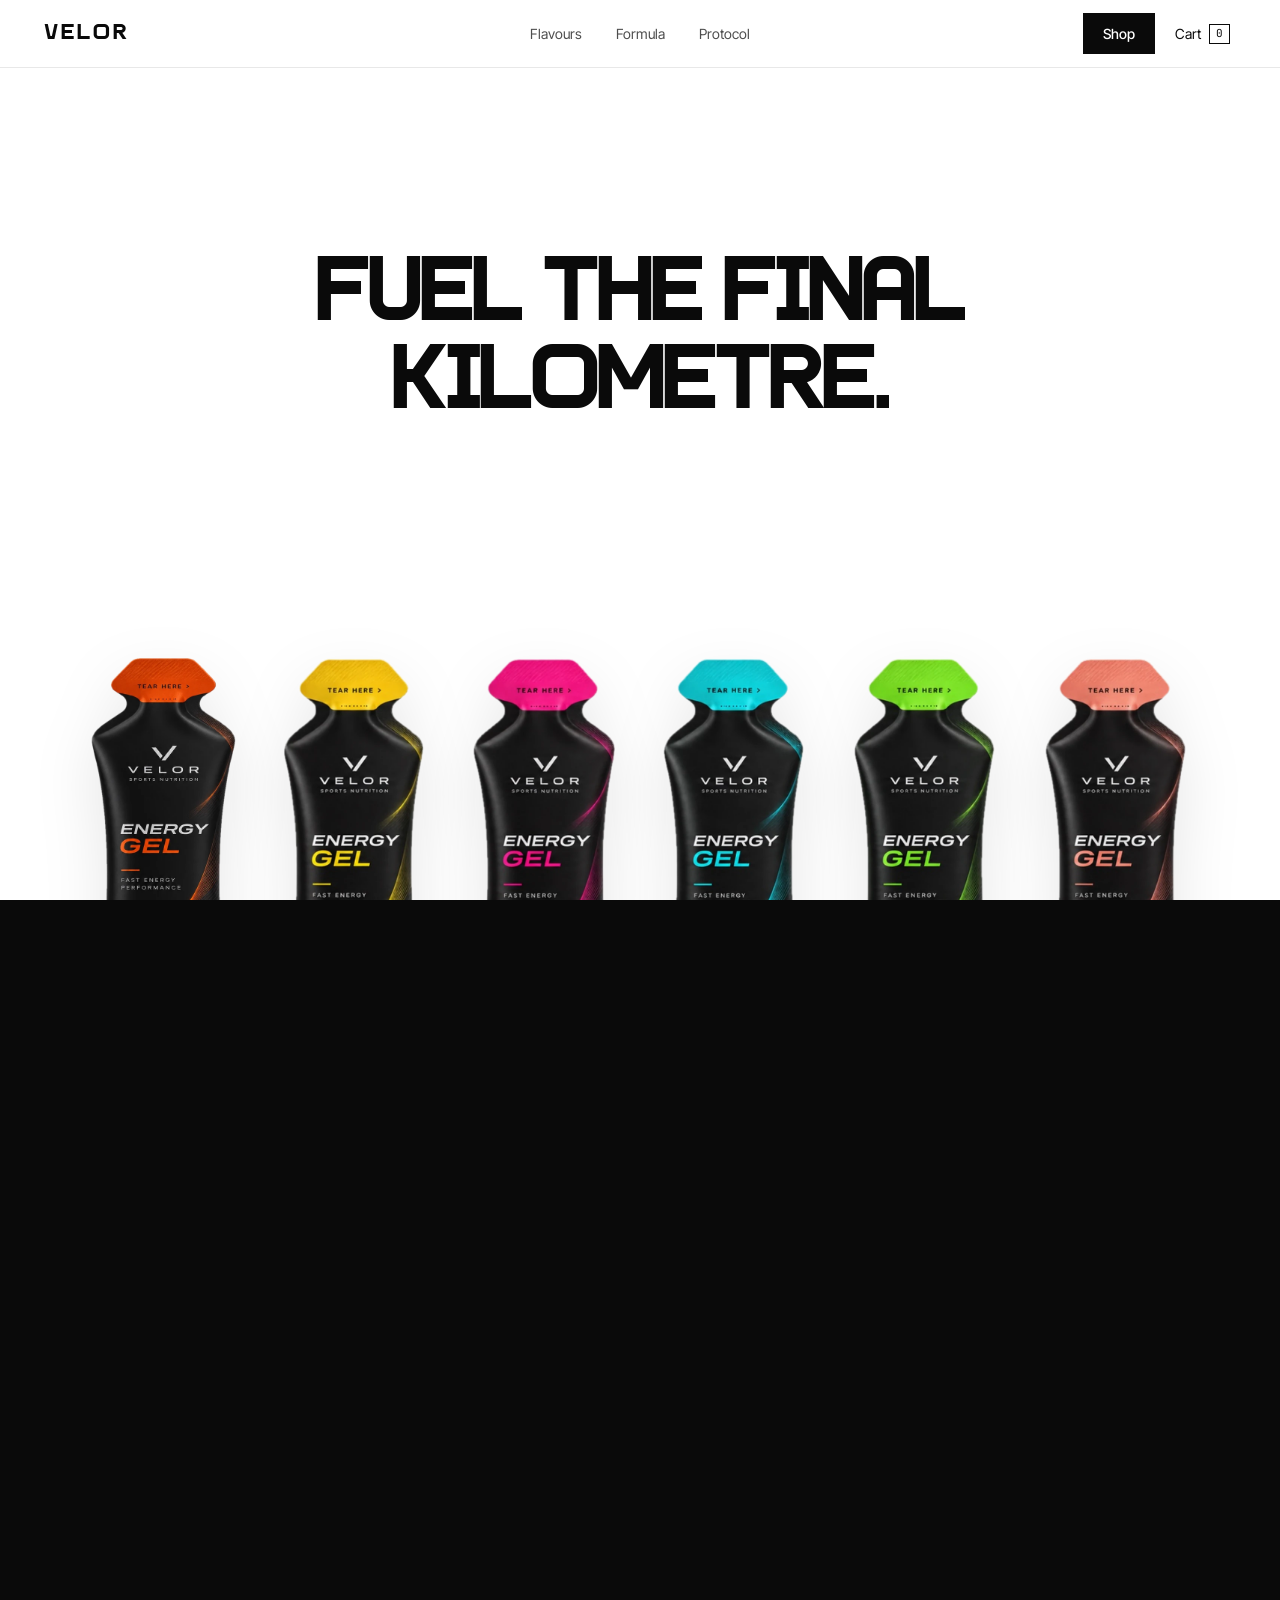
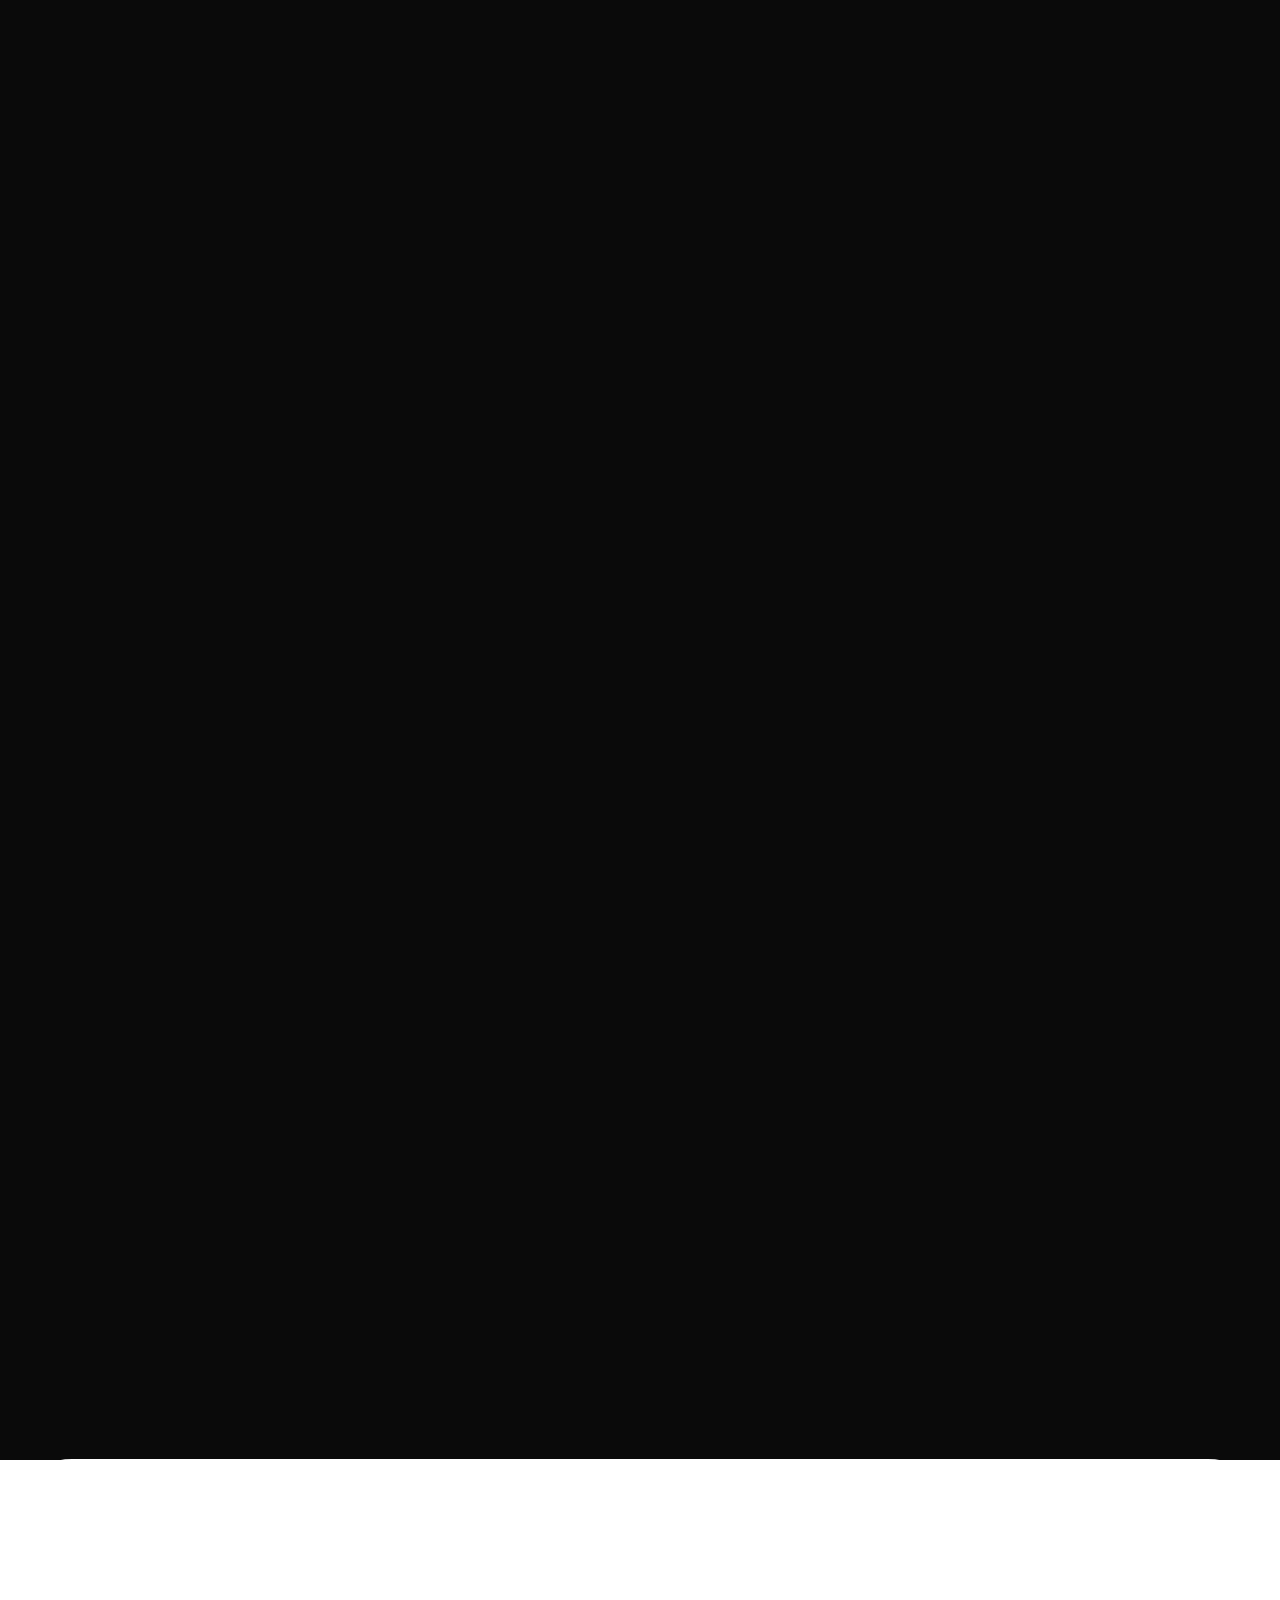
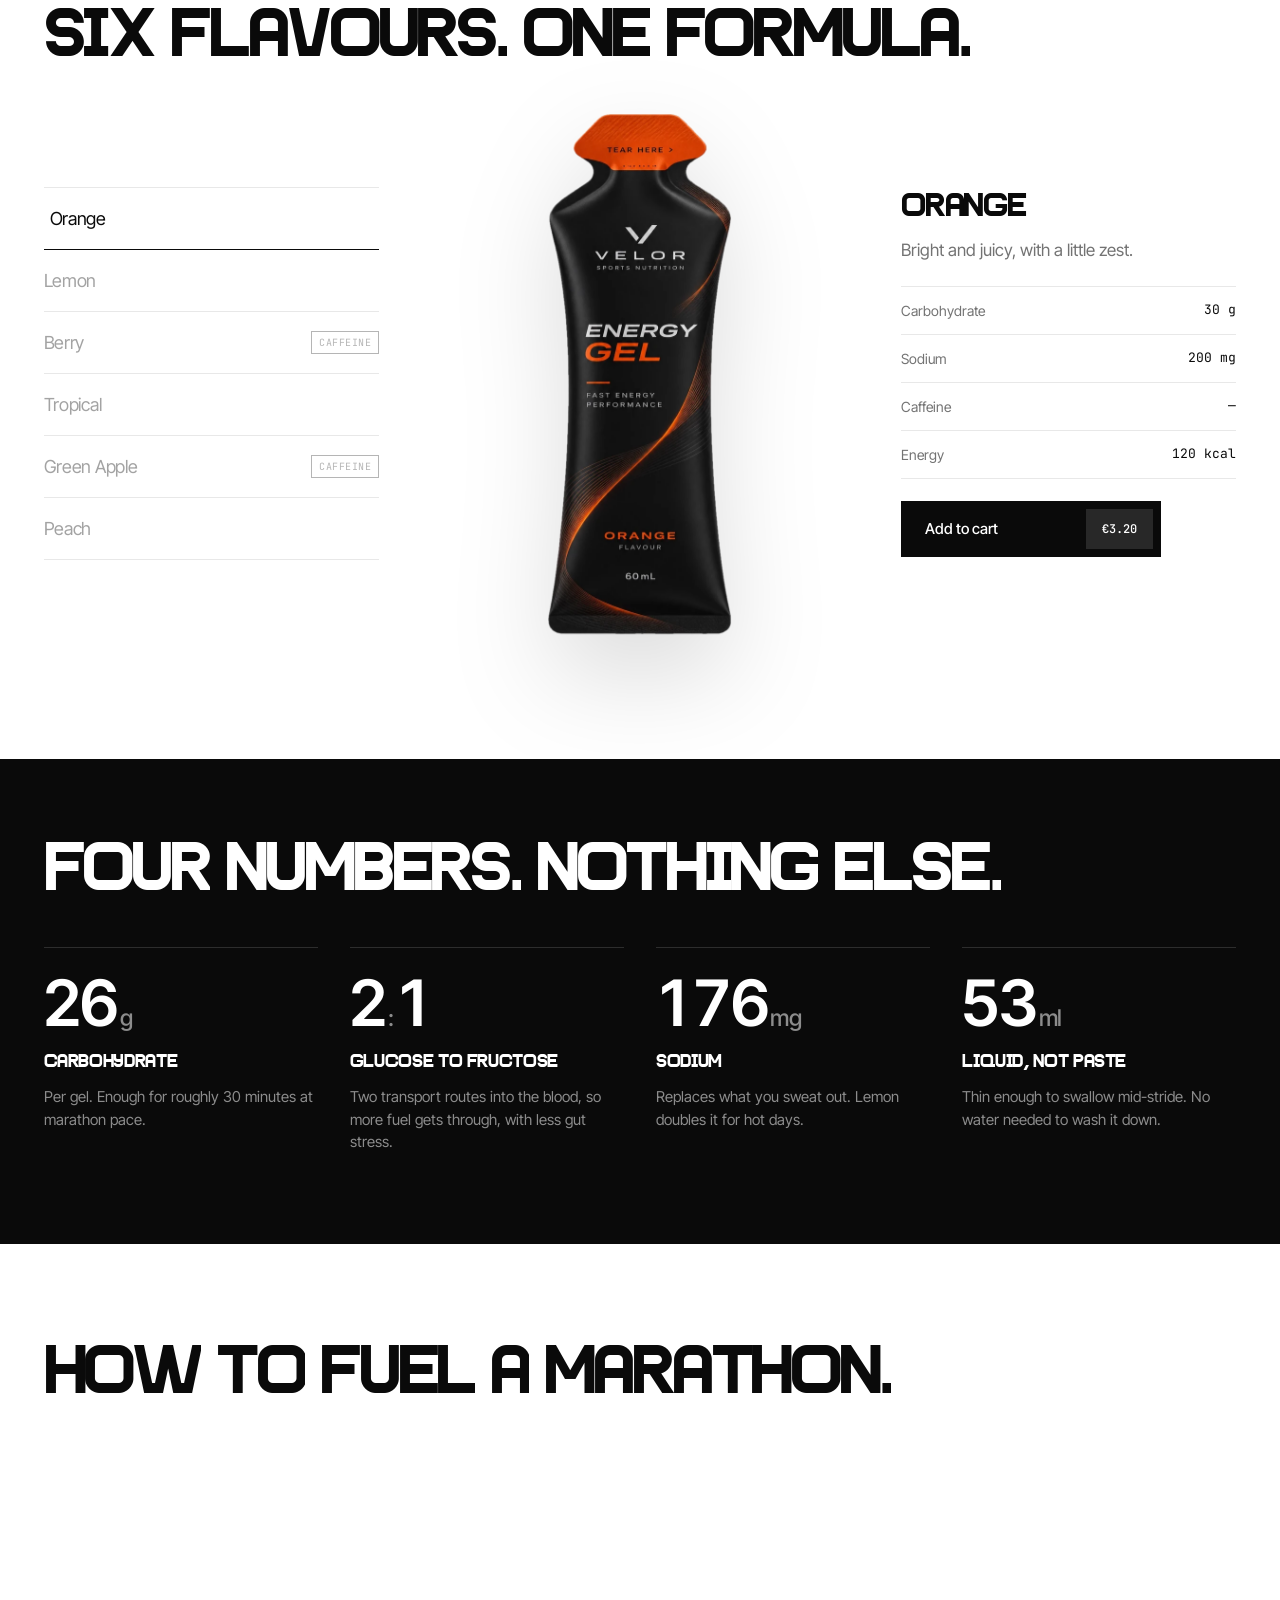
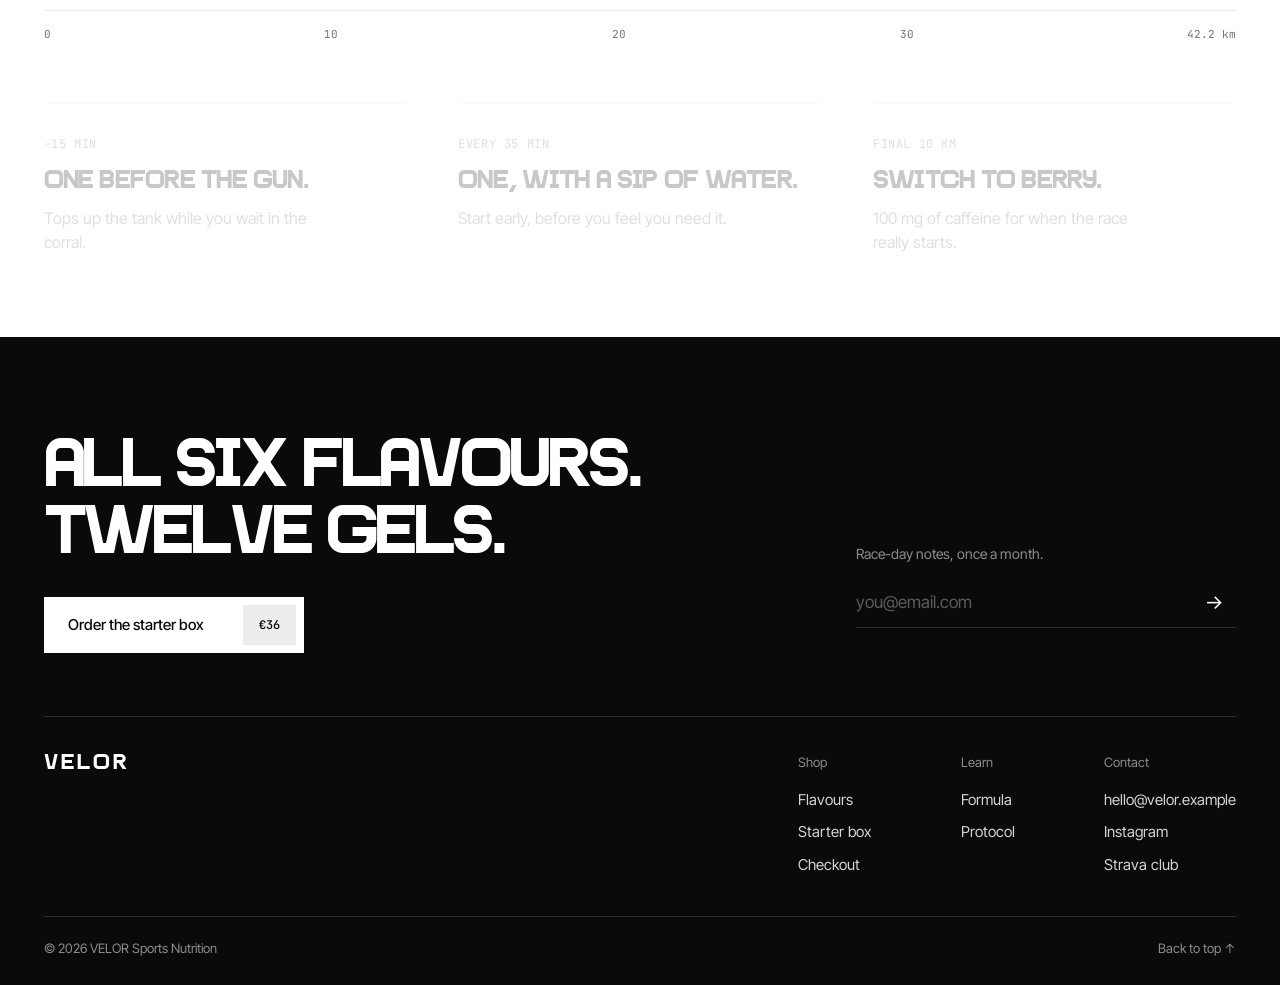
<file: index.html>
<!doctype html>
<html lang="en">
<head>
  <meta charset="utf-8">
  <meta name="viewport" content="width=device-width, initial-scale=1, viewport-fit=cover">
  <title>VELOR — Energy Gel for Runners</title>
  <meta name="description" content="VELOR energy gels for runners. 30 g of carbohydrate in 60 ml, 2:1 glucose–fructose, six flavours. Fuel the final kilometre.">
  <meta name="theme-color" content="#ffffff">
  <link rel="canonical" href="https://velor.example/">
  <meta property="og:type" content="website">
  <meta property="og:title" content="VELOR — Energy Gel for Runners">
  <meta property="og:description" content="30 g carbs. 60 ml. Six flavours. Fuel the final kilometre.">
  <meta property="og:image" content="assets/gel-orange.png">
  <meta name="twitter:card" content="summary_large_image">
  <link rel="icon" href="data:image/svg+xml,%3Csvg xmlns='http://www.w3.org/2000/svg' viewBox='0 0 32 32'%3E%3Crect width='32' height='32' rx='7' fill='%230a0a0a'/%3E%3Cpath d='M8 9l8 15 8-15' fill='none' stroke='%23fff' stroke-width='3'/%3E%3C/svg%3E">
  <link rel="preconnect" href="https://fonts.googleapis.com">
  <link rel="preconnect" href="https://fonts.gstatic.com" crossorigin>
  <link href="https://fonts.googleapis.com/css2?family=Inter+Tight:wght@400;500;600;700&family=JetBrains+Mono:wght@400;500&display=swap" rel="stylesheet">
  <link rel="preload" as="font" href="assets/fonts/southghetto.woff2" type="font/woff2" crossorigin>
  <link rel="preload" as="image" href="assets/gel-orange.webp" type="image/webp">
  <link rel="stylesheet" href="styles.css">
  <script type="application/ld+json">
  {
    "@context": "https://schema.org",
    "@type": "Product",
    "name": "VELOR Energy Gel",
    "brand": { "@type": "Brand", "name": "VELOR" },
    "description": "Energy gel for runners: 30 g carbohydrate in 60 ml, 2:1 glucose–fructose. Six flavours.",
    "image": "assets/gel-orange.png",
    "offers": { "@type": "Offer", "priceCurrency": "EUR", "price": "36.00", "availability": "https://schema.org/InStock" }
  }
  </script>
</head>
<body>
  <a class="skip" href="#flavours">Skip to flavours</a>

  <header class="nav" id="nav">
    <a class="logo" href="#top" aria-label="VELOR home">
      <span>VELOR</span>
    </a>
    <nav class="nav-links" aria-label="Primary">
      <a href="#flavours">Flavours</a>
      <a href="#formula">Formula</a>
      <a href="#protocol">Protocol</a>
    </nav>
    <div class="nav-actions">
      <a class="nav-shop" href="#shop">Shop</a>
      <button class="nav-cart" type="button" id="cartOpen" aria-haspopup="dialog" aria-controls="cart">Cart <span class="cart-count" id="cartCount" aria-label="items in cart">0</span></button>
    </div>
  </header>

  <main id="top">
    <!-- ================= INTRO: hero + blackout manifesto (one pinned scene) ================= -->
    <section class="intro" id="intro" aria-label="Introduction">
      <div class="intro-stage">
        <div class="hero">
          <div class="hero-copy">
            <h1 class="hero-title" data-split data-br="2">Fuel the final kilometre.</h1>
            <a class="hero-cta" href="#flavours">Shop flavours <span aria-hidden="true">→</span></a>
          </div>

          <div class="packs" id="packs"></div>
        </div>

        <div class="blackout" id="blackout" aria-hidden="false">
          <div class="mf">
            <div class="mf-photos">
              <figure class="mf-photo mf-photo--sq"><img src="assets/run-bridge.webp" width="1100" height="1100" alt="A group of runners crossing a high concrete bridge at sunrise, long shadows behind them" loading="lazy" decoding="async"></figure>
              <figure class="mf-photo mf-photo--tall"><img src="assets/run-together.webp" width="880" height="1100" alt="Three runners laughing and catching their breath together after a cold morning run" loading="lazy" decoding="async"></figure>
              <figure class="mf-photo mf-photo--sq"><img src="assets/run-ridge.webp" width="1100" height="1100" alt="Five trail runners in silhouette climbing a ridge above a sea of fog" loading="lazy" decoding="async"></figure>
            </div>
            <p class="manifesto" id="manifesto">No sugar crash. No sticky hands. No guessing. Just thirty grams of fuel, ready the moment your legs ask&nbsp;for&nbsp;it.</p>
          </div>
        </div>
      </div>
    </section>

    <!-- ================= FLAVOURS ================= -->
    <section class="flavours" id="flavours" aria-labelledby="flavours-title">
      <div class="wrap">
        <header class="sec-head">
          <h2 id="flavours-title" data-split>Six flavours. One formula.</h2>
        </header>

        <div class="fl">
          <ol class="fl-list" id="flList" role="tablist" aria-label="Flavours"></ol>

          <div class="fl-stage" aria-live="polite">
            <img class="fl-pack" id="flPack" src="assets/gel-orange.webp" width="390" height="1100" alt="VELOR energy gel — Orange">
          </div>

          <div class="fl-info">
            <h3 class="fl-name" id="flName">Orange</h3>
            <p class="fl-note" id="flNote">Bright and juicy, with a little zest.</p>
            <dl class="fl-specs">
              <div><dt>Carbohydrate</dt><dd id="flCarb">30 g</dd></div>
              <div><dt>Sodium</dt><dd id="flSodium">200 mg</dd></div>
              <div><dt>Caffeine</dt><dd id="flCaf">—</dd></div>
              <div><dt>Energy</dt><dd>120 kcal</dd></div>
            </dl>
            <button class="btn btn--ink" type="button" id="flAdd">
              <span class="btn-label">Add to cart</span><span class="btn-price">€3.20</span>
            </button>
          </div>
        </div>
      </div>
    </section>

    <!-- ================= FORMULA (pinned horizontal track) ================= -->
    <section class="formula" id="formula" aria-labelledby="formula-title">
      <div class="formula-stage">
        <div class="formula-panel" id="formulaPanel">
          <div class="formula-head">
            <h2 id="formula-title" data-split>Four numbers. Nothing else.</h2>
          </div>
          <div class="track" id="track">
            <article class="stat">
              <p class="stat-n"><span class="count" data-to="30">30</span><small>g</small></p>
              <h3>Carbohydrate</h3>
              <p>Per gel. Enough for roughly 30 minutes at marathon pace.</p>
            </article>
            <article class="stat">
              <p class="stat-n">2<small>:</small>1</p>
              <h3>Glucose to fructose</h3>
              <p>Two transport routes into the blood, so more fuel gets through, with less gut stress.</p>
            </article>
            <article class="stat">
              <p class="stat-n"><span class="count" data-to="200">200</span><small>mg</small></p>
              <h3>Sodium</h3>
              <p>Replaces what you sweat out. Lemon doubles it for hot days.</p>
            </article>
            <article class="stat">
              <p class="stat-n"><span class="count" data-to="60">60</span><small>ml</small></p>
              <h3>Liquid, not paste</h3>
              <p>Thin enough to swallow mid-stride. No water needed to wash it down.</p>
            </article>
          </div>
          <div class="formula-bar" aria-hidden="true"><i id="formulaBar"></i></div>
        </div>
      </div>
    </section>

    <!-- ================= PROTOCOL ================= -->
    <section class="protocol" id="protocol" aria-labelledby="protocol-title">
      <div class="wrap">
        <header class="sec-head">
          <h2 id="protocol-title" data-split>How to fuel a marathon.</h2>
        </header>

        <div class="route" id="route">
          <svg class="route-svg" viewBox="0 52 1200 200" preserveAspectRatio="none" aria-hidden="true">
            <line class="route-base" x1="0" y1="250" x2="1200" y2="250"/>
            <path class="route-fill" d="M0 200 C 80 196 120 150 190 160 S 300 210 380 180 S 470 90 560 110 S 660 190 740 170 S 840 60 930 80 S 1050 170 1120 150 S 1180 130 1200 128 L1200 250 L0 250 Z"/>
            <path class="route-line" id="routeLine" pathLength="1" d="M0 200 C 80 196 120 150 190 160 S 300 210 380 180 S 470 90 560 110 S 660 190 740 170 S 840 60 930 80 S 1050 170 1120 150 S 1180 130 1200 128"/>
          </svg>
          <div class="route-km" aria-hidden="true"><span>0</span><span>10</span><span>20</span><span>30</span><span>42.2 km</span></div>
        </div>

        <ol class="steps">
          <li class="step" data-at=".08">
            <span class="step-t">−15 min</span>
            <h3>One before the gun.</h3>
            <p>Tops up the tank while you wait in the corral.</p>
          </li>
          <li class="step" data-at=".35">
            <span class="step-t">Every 35 min</span>
            <h3>One, with a sip of water.</h3>
            <p>Start early, before you feel you need it.</p>
          </li>
          <li class="step" data-at=".62">
            <span class="step-t">Final 10 km</span>
            <h3>Switch to Berry.</h3>
            <p>100 mg of caffeine for when the race really starts.</p>
          </li>
        </ol>
      </div>
    </section>
  </main>

  <!-- ================= FOOTER ================= -->
  <footer class="foot" id="shop">
    <div class="wrap">
      <div class="foot-top">
        <div class="foot-offer">
          <h2>All six flavours.<br>Twelve gels.</h2>
          <button class="btn btn--paper" type="button" id="boxAdd"><span class="btn-label">Order the starter box</span><span class="btn-price">€36</span></button>
        </div>
        <form class="foot-news" id="news" novalidate>
          <label for="email">Race-day notes, once a month.</label>
          <div class="field">
            <input id="email" type="email" placeholder="you@email.com" autocomplete="email" required>
            <button type="submit" aria-label="Subscribe">→</button>
          </div>
          <p class="field-msg" id="newsMsg" role="status"></p>
        </form>
      </div>

      <div class="foot-mid">
        <a class="foot-logo" href="#top" aria-label="Back to top">VELOR</a>
        <nav class="foot-cols" aria-label="Footer">
          <div>
            <p>Shop</p>
            <a href="#flavours">Flavours</a>
            <a href="#shop">Starter box</a>
            <a href="checkout.html">Checkout</a>
          </div>
          <div>
            <p>Learn</p>
            <a href="#formula">Formula</a>
            <a href="#protocol">Protocol</a>
          </div>
          <div>
            <p>Contact</p>
            <a href="mailto:hello@velor.example">hello@velor.example</a>
            <a href="#" aria-disabled="true">Instagram</a>
            <a href="#" aria-disabled="true">Strava club</a>
          </div>
        </nav>
      </div>

      <div class="foot-base">
        <span>© 2026 VELOR Sports Nutrition</span>
        <a href="#top">Back to top ↑</a>
      </div>
    </div>
  </footer>

  <div class="cart-scrim" id="cartScrim" hidden></div>
  <aside class="cart" id="cart" role="dialog" aria-modal="true" aria-labelledby="cartTitle" aria-hidden="true" inert>
    <header class="cart-head">
      <h2 id="cartTitle">Cart <span id="cartHeadCount">0</span></h2>
      <button class="cart-x" type="button" id="cartClose" aria-label="Close cart"><svg viewBox="0 0 24 24" aria-hidden="true"><path d="M6 6l12 12M18 6 6 18"/></svg></button>
    </header>
    <div class="cart-ship" id="cartShip"><p id="cartShipText"></p><span class="cart-ship-bar"><i id="cartShipBar"></i></span></div>
    <ul class="cart-items" id="cartItems"></ul>
    <div class="cart-empty" id="cartEmpty">
      <p>Your cart is empty.</p>
      <a class="btn btn--ink" href="#flavours" data-close-cart><span class="btn-label">Browse flavours</span><span class="btn-price">→</span></a>
    </div>
    <footer class="cart-foot" id="cartFoot">
      <div class="cart-row"><span>Subtotal</span><span id="cartSubtotal">€0.00</span></div>
      <div class="cart-row cart-row--mute"><span>Shipping</span><span id="cartShipping">—</span></div>
      <div class="cart-row cart-row--total"><span>Total</span><span id="cartTotal">€0.00</span></div>
      <a class="btn btn--ink cart-checkout" href="checkout.html" id="cartCheckout"><span class="btn-label">Checkout</span><span class="btn-price" id="cartCheckoutPrice">€0.00</span></a>
    </footer>
  </aside>

  <div class="toast" id="toast" role="status" aria-live="polite"></div>

  <script src="main.js" defer></script>
</body>
</html>
</file>
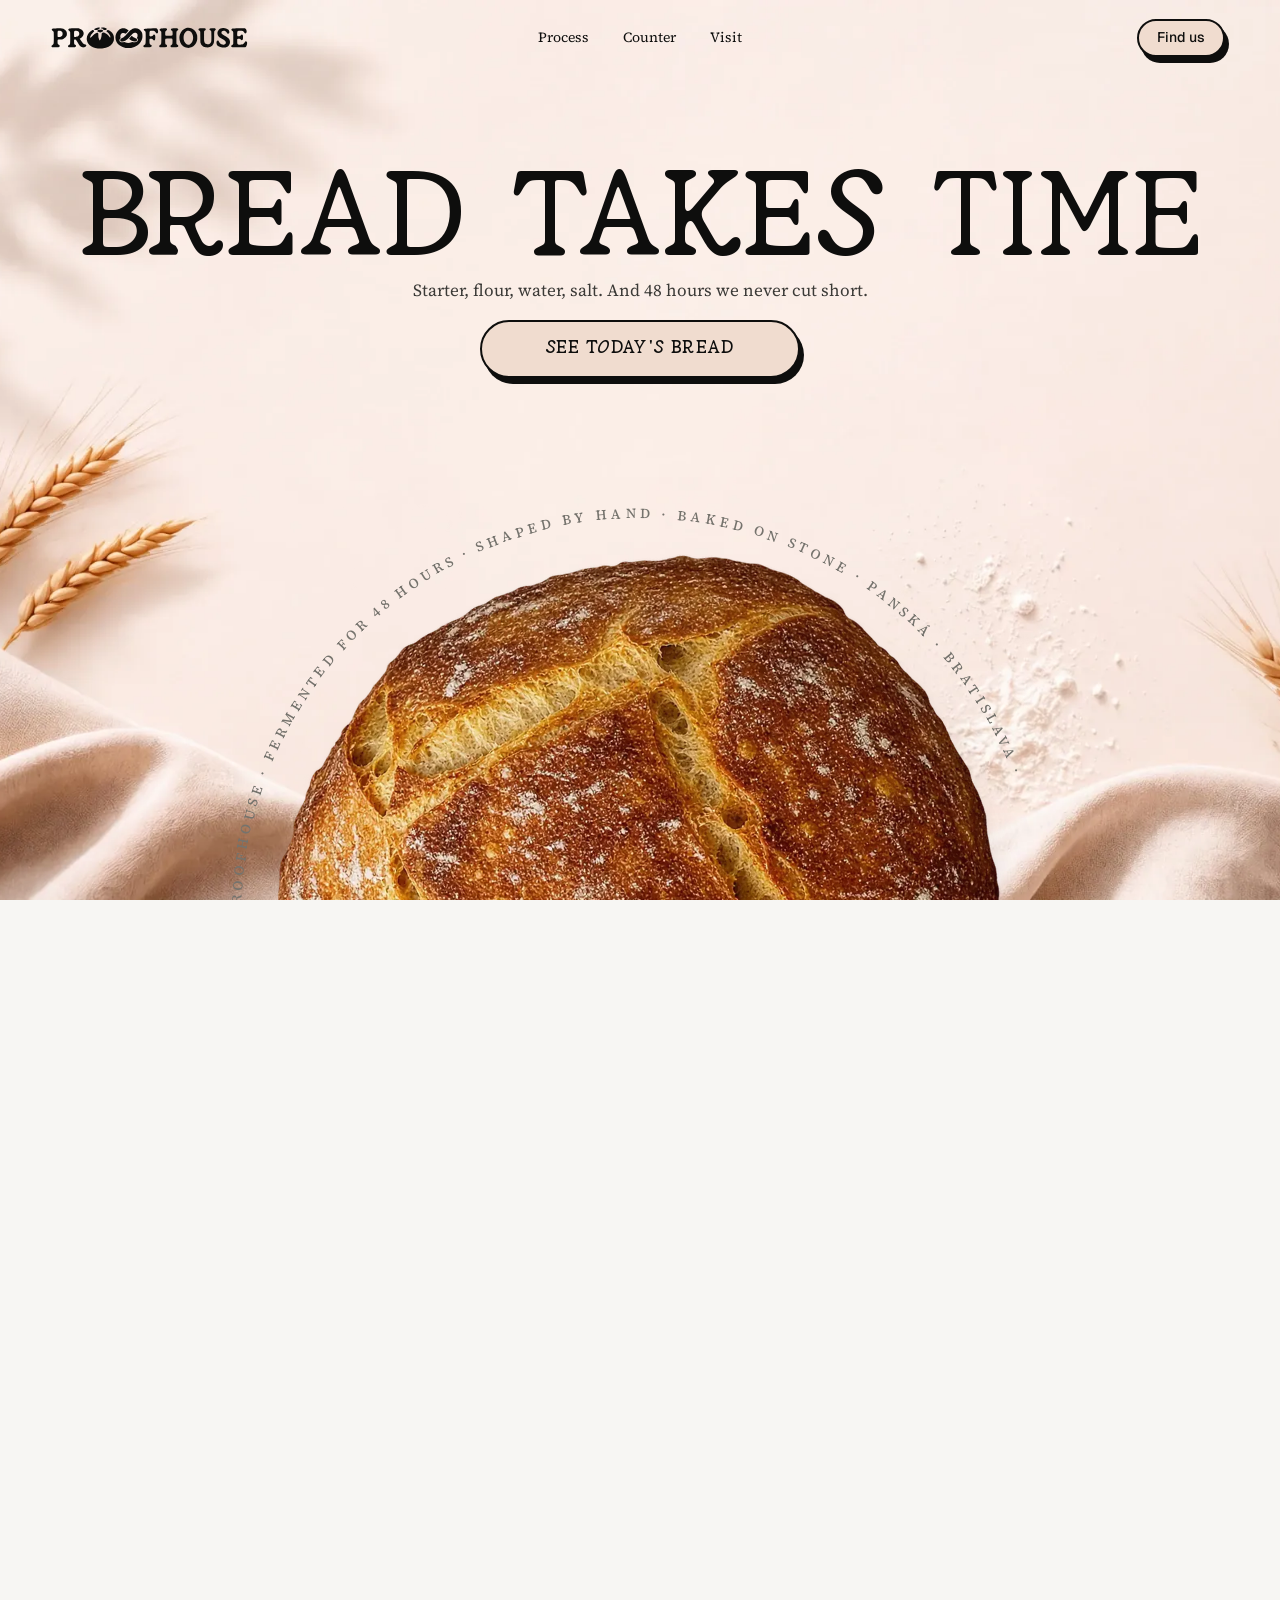
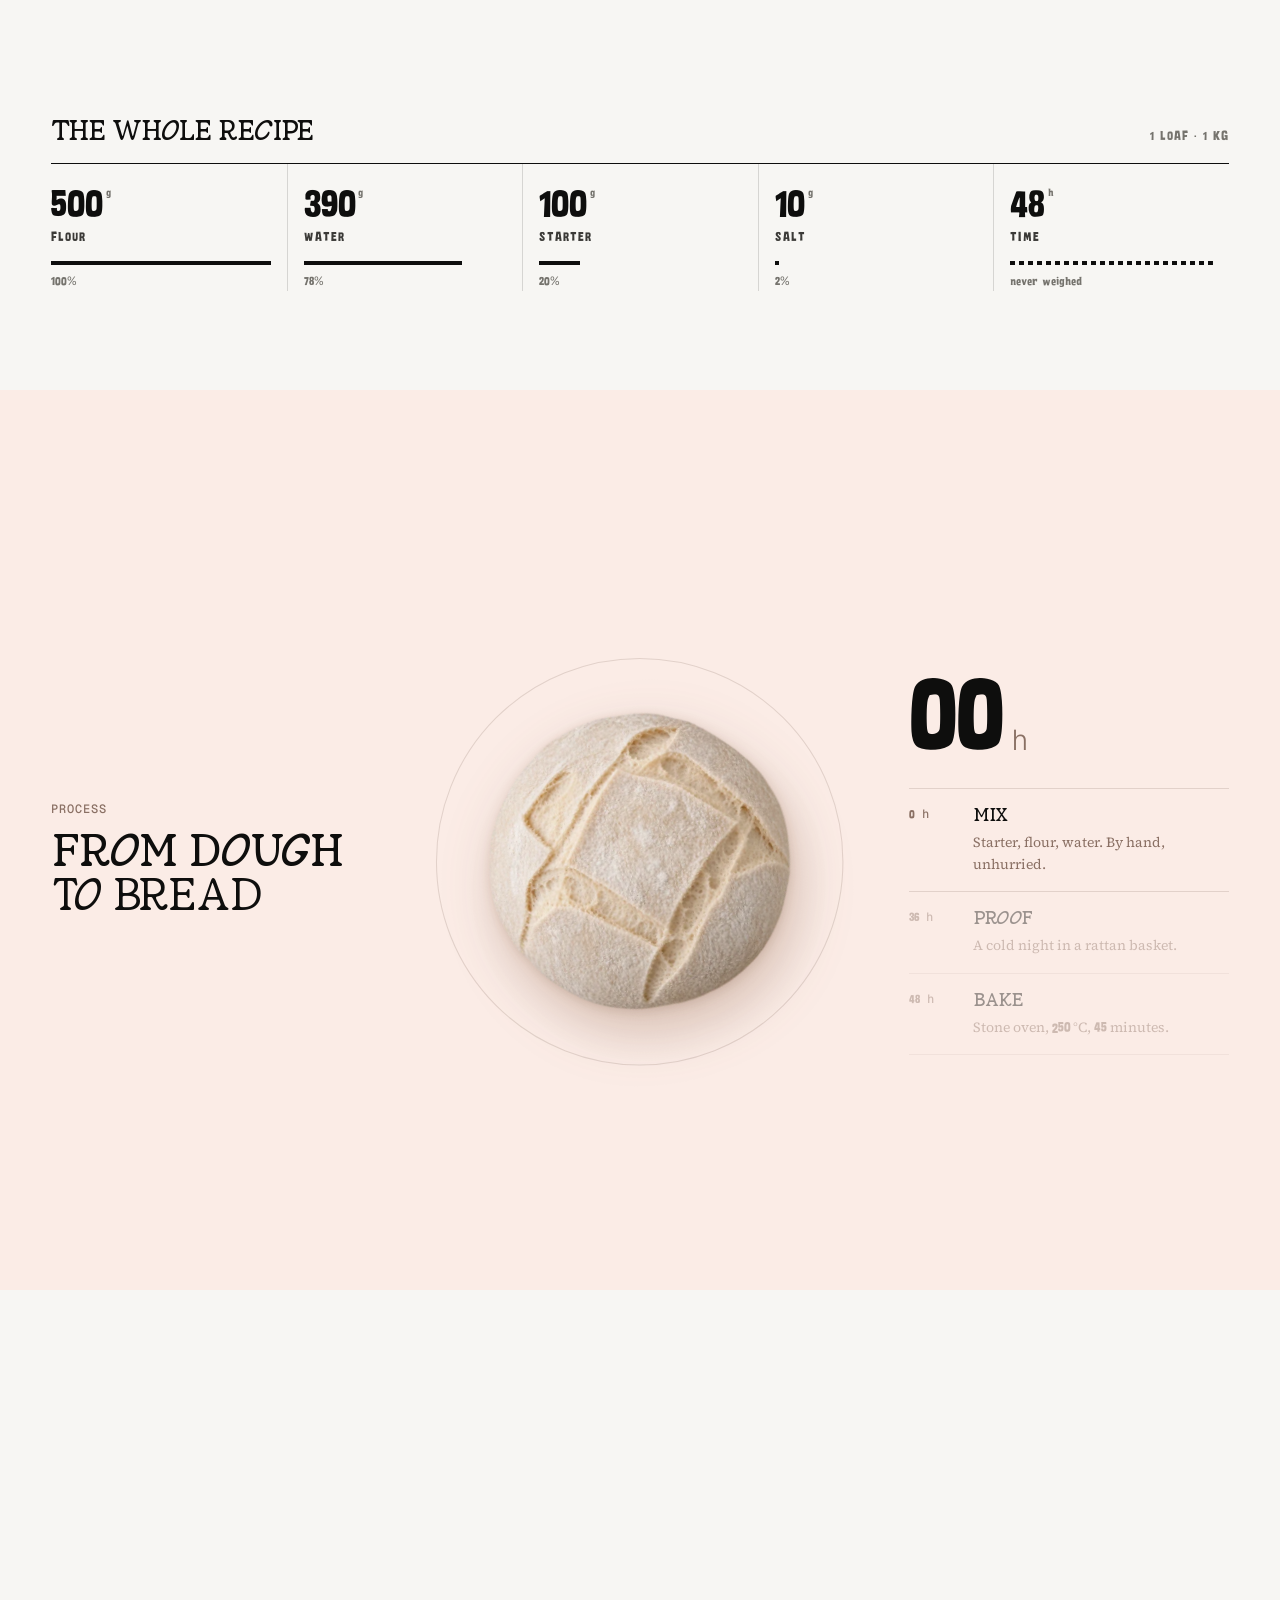
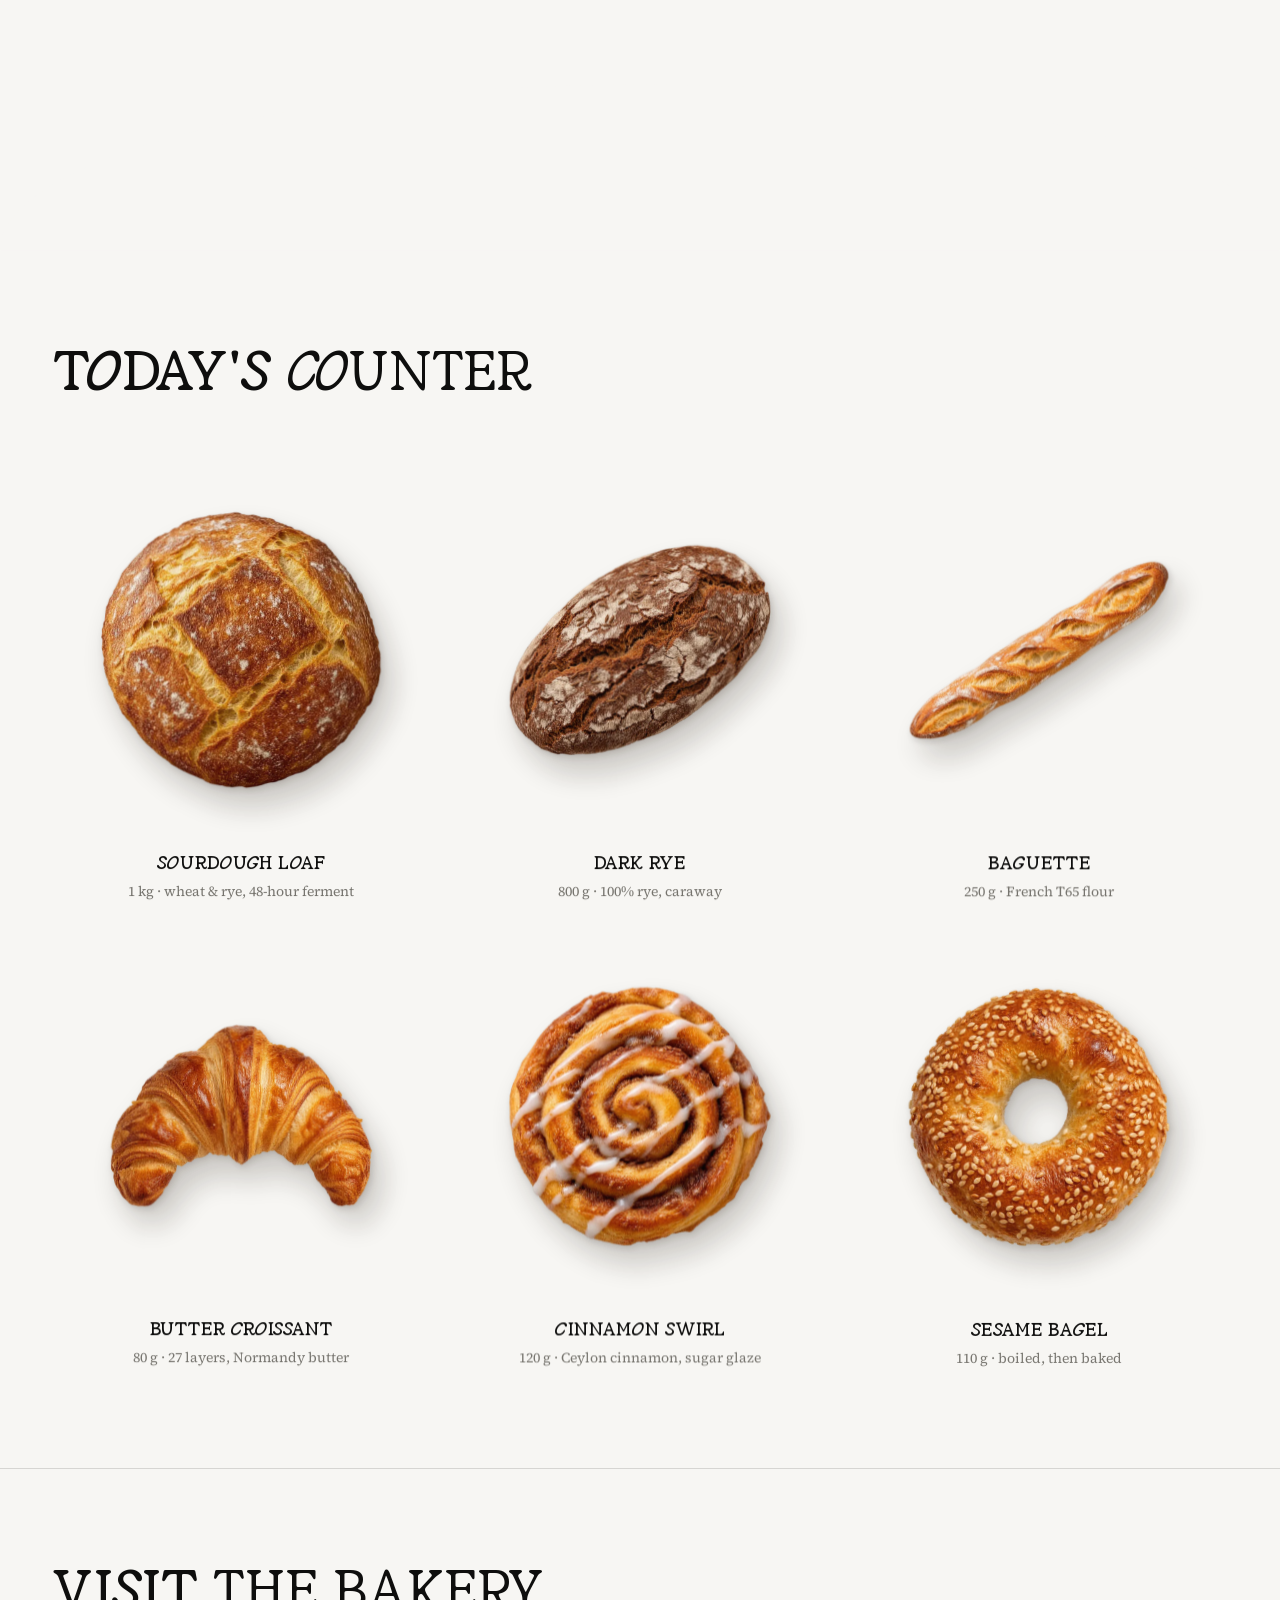
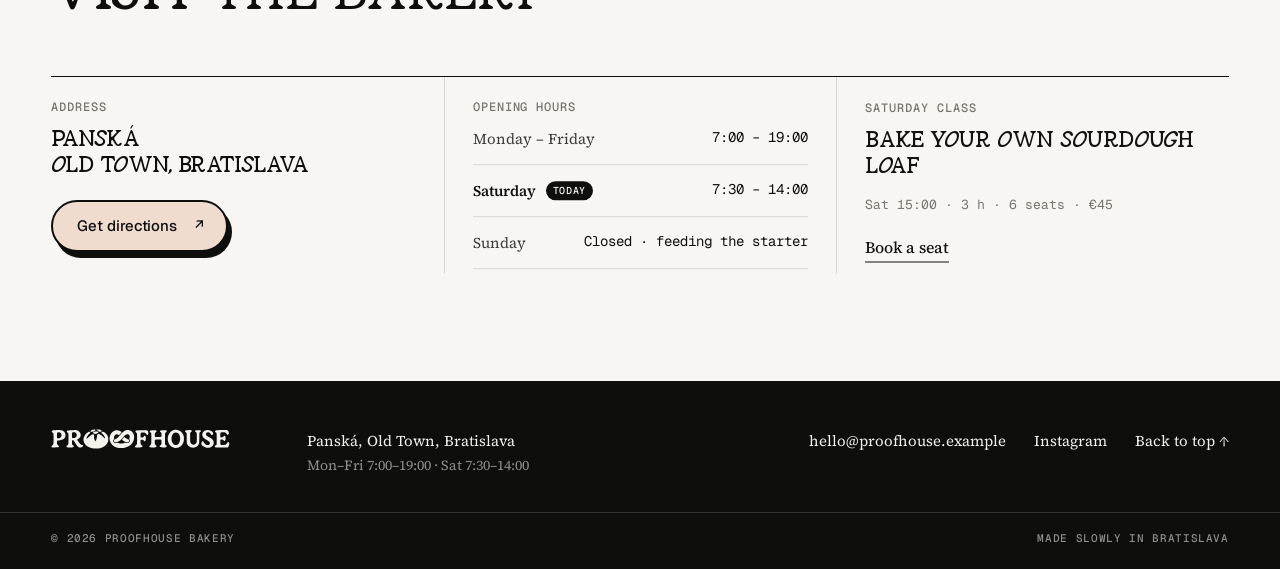
<file: bakery/index.html>
<!doctype html>
<html lang="en" class="no-js" data-type="place">
<head>
  <meta charset="utf-8">
  <meta name="viewport" content="width=device-width, initial-scale=1, viewport-fit=cover">
  <title>Proofhouse — Sourdough Bakery in Bratislava Old Town</title>
  <meta name="description" content="Proofhouse is an artisan sourdough bakery on Panská in Bratislava. Loaves fermented for 48 hours, butter croissants and stone-baked baguettes. Fresh every morning in the Old Town.">
  <meta name="page-type" content="place">
  <meta name="page-kind" content="place">
  <meta name="site-kind" content="other">
  <meta name="theme-color" content="#f7f6f3">
  <link rel="canonical" href="https://proofhouse.example/">
  <meta property="og:type" content="website">
  <meta property="og:locale" content="en_GB">
  <meta property="og:site_name" content="Proofhouse">
  <meta property="og:title" content="Proofhouse — Slow bread from Panská">
  <meta property="og:description" content="Starter, flour, water, salt and 48 hours. An artisan bakery in Bratislava Old Town.">
  <meta property="og:image" content="https://proofhouse.example/assets/img/sourdough-loaf.webp">
  <meta name="twitter:card" content="summary_large_image">
  <link rel="icon" href="data:image/svg+xml,%3Csvg xmlns='http://www.w3.org/2000/svg' viewBox='0 0 32 32'%3E%3Crect width='32' height='32' rx='16' fill='%230e0e0d'/%3E%3Ctext x='16' y='22.5' text-anchor='middle' font-family='Georgia,serif' font-size='19' fill='%23f7f6f3'%3EK%3C/text%3E%3C/svg%3E">
  <script>
    document.documentElement.classList.replace('no-js', 'js');
    setTimeout(function () { document.documentElement.classList.add('ready'); }, 2500);
  </script>
  <link rel="preconnect" href="https://fonts.googleapis.com">
  <link rel="preconnect" href="https://fonts.gstatic.com" crossorigin>
  <link href="https://fonts.googleapis.com/css2?family=Fraunces:ital,opsz,wght,SOFT,WONK@0,9..144,300..600,0..100,0..1;1,9..144,300..600,0..100,0..1&family=Source+Serif+4:ital,opsz,wght@0,8..60,400..600;1,8..60,400..600&family=Geist:wght@400..600&family=Geist+Mono:wght@400;500&display=swap" rel="stylesheet">
  <link rel="preload" as="image" href="assets/img/sourdough-loaf.webp" imagesrcset="assets/img/sourdough-loaf-800.webp 800w, assets/img/sourdough-loaf.webp 1200w" imagesizes="(max-width: 860px) 118vw, min(78vw, 96vh, 1000px)" type="image/webp" fetchpriority="high">
  <link rel="stylesheet" href="styles.css">
  <script type="application/ld+json">
  {
    "@context": "https://schema.org",
    "@type": "Bakery",
    "name": "Proofhouse",
    "description": "Artisan sourdough bakery. Every loaf ferments for 48 hours.",
    "url": "https://proofhouse.example/",
    "image": "https://proofhouse.example/assets/img/sourdough-loaf.webp",
    "email": "hello@proofhouse.example",
    "servesCuisine": "Bakery",
    "address": { "@type": "PostalAddress", "streetAddress": "Panská", "addressLocality": "Bratislava – Old Town", "addressCountry": "SK" },
    "openingHoursSpecification": [
      { "@type": "OpeningHoursSpecification", "dayOfWeek": ["Monday","Tuesday","Wednesday","Thursday","Friday"], "opens": "07:00", "closes": "19:00" },
      { "@type": "OpeningHoursSpecification", "dayOfWeek": "Saturday", "opens": "07:30", "closes": "14:00" }
    ],
    "hasMenu": {
      "@type": "Menu",
      "hasMenuSection": { "@type": "MenuSection", "name": "Today's counter", "hasMenuItem": [
        { "@type": "MenuItem", "name": "Sourdough Loaf" },
        { "@type": "MenuItem", "name": "Dark Rye" },
        { "@type": "MenuItem", "name": "Baguette" },
        { "@type": "MenuItem", "name": "Butter Croissant" },
        { "@type": "MenuItem", "name": "Cinnamon Swirl" },
        { "@type": "MenuItem", "name": "Sesame Bagel" }
      ] }
    }
  }
  </script>
</head>
<body>
  <a class="skip" href="#counter">Skip to today's bread</a>

  <header class="nav" id="nav">
    <a class="logo" href="#top" aria-label="Proofhouse, back to top"><svg class="logo-mark" aria-hidden="true" focusable="false" xmlns="http://www.w3.org/2000/svg" viewBox="0 0 1841 206"><path fill="currentColor" fill-rule="evenodd" d="M439.5,201.4C402.9,195.9 379.5,186.0 360.1,167.6C345.4,153.6 337.4,137.6 335.0,117.1C331.1,85.1 351.4,48.0 381.4,32.5C388.7,28.7 392.2,28.2 397.3,30.3C401.3,32.0 402.8,33.8 403.6,37.8C404.2,40.6 403.4,41.6 392.4,52.7C379.8,65.2 372.9,75.1 369.0,86.2C366.8,92.4 366.3,100.5 368.1,101.5C368.6,101.9 375.7,95.7 383.8,87.8C399.2,72.7 412.1,63.1 425.3,56.9C431.5,54.0 432.5,53.8 435.9,54.9C443.1,57.0 443.5,58.1 443.6,77.4C443.7,92.4 444.0,95.7 446.2,104.0C449.3,115.5 452.0,121.9 454.9,124.4C457.8,127.0 459.4,125.4 464.1,115.5C469.9,103.2 472.7,90.7 473.9,71.9C474.5,63.2 475.1,60.4 476.7,58.2C484.2,48.2 497.2,50.1 517.7,64.2C525.6,69.6 540.1,83.3 548.3,92.9C553.8,99.4 556.0,99.3 556.0,92.8C556.0,83.1 543.8,62.3 532.4,52.3C519.6,41.2 519.7,41.3 520.3,37.2C521.0,32.9 524.7,29.5 530.3,27.9C544.1,24.2 571.0,46.0 582.4,70.1C588.4,82.8 589.5,88.4 589.4,107.0C589.4,122.1 589.2,124.2 586.7,131.5C576.8,161.2 550.0,184.4 513.0,195.1C496.8,199.8 486.2,201.2 464.0,201.5C452.2,201.7 441.1,201.6 439.5,201.4ZM698.0,195.5C680.4,192.7 660.4,184.7 644.6,174.1C606.1,148.1 592.5,99.9 612.0,59.1C617.5,47.7 623.3,39.8 632.8,30.8C646.8,17.7 660.7,12.0 679.1,12.0C690.5,12.0 698.4,14.1 710.2,20.2C718.3,24.4 727.0,31.3 727.0,33.5C727.0,34.7 701.4,64.0 700.3,64.0C700.0,64.0 698.5,62.9 696.9,61.6C688.4,54.4 673.3,53.0 664.3,58.6C651.9,66.3 645.7,84.3 650.6,98.6L652.2,103.3L648.5,106.8C638.4,116.6 638.4,130.0 648.4,138.8C650.4,140.5 653.6,142.4 655.7,142.9C661.2,144.5 672.3,144.2 679.2,142.4C685.0,140.9 685.4,141.0 692.9,143.5C715.0,150.8 732.7,150.8 754.3,143.3L762.1,140.6L771.1,142.5C786.5,145.6 798.7,143.6 805.8,136.7C813.7,129.1 815.6,119.1 810.7,110.7C809.1,108.1 807.0,105.4 805.9,104.7C803.3,103.1 803.5,102.3 807.2,95.4C810.3,89.9 810.5,88.8 810.5,80.0C810.5,72.2 810.1,69.8 808.3,66.5C802.2,55.1 791.1,51.3 777.4,56.0C766.5,59.8 760.7,64.9 740.0,89.0C715.0,118.1 701.6,128.1 679.5,134.6C671.9,136.8 660.5,136.9 656.5,134.8C648.7,130.7 646.3,124.1 650.0,116.5C652.3,111.8 656.5,108.3 665.0,104.0C673.6,99.7 685.5,91.1 692.6,84.3C696.4,80.6 706.2,69.8 714.3,60.4C746.7,22.5 765.3,10.7 792.5,10.7C816.8,10.7 836.9,23.9 848.9,47.7C854.5,59.0 856.4,67.8 856.4,83.5C856.4,99.8 854.5,109.2 848.3,123.6C840.2,142.4 823.6,162.5 807.3,173.3C791.3,184.0 770.6,192.0 750.6,195.5C739.6,197.4 710.1,197.4 698.0,195.5ZM1274.5,194.9C1248.0,191.0 1224.2,172.7 1212.1,146.9C1201.1,123.5 1199.2,92.9 1207.2,69.5C1217.3,40.0 1239.8,17.3 1266.2,10.0C1295.1,2.0 1325.7,11.9 1347.1,36.2C1355.9,46.2 1362.3,58.1 1366.6,72.5C1369.2,80.8 1369.4,82.9 1369.4,99.5C1369.5,115.2 1369.2,118.6 1367.2,126.5C1364.2,138.2 1355.7,155.7 1348.6,164.7C1330.7,187.5 1302.6,199.0 1274.5,194.9ZM1594.3,190.6C1584.1,187.9 1561.7,177.4 1558.3,173.8C1552.0,167.1 1548.1,152.3 1549.9,142.4C1551.7,133.0 1555.2,128.3 1561.1,127.4C1565.9,126.6 1569.1,129.5 1574.2,139.3C1579.7,149.9 1587.6,157.9 1596.7,162.3C1602.9,165.2 1604.4,165.5 1613.1,165.5C1622.4,165.5 1622.8,165.4 1628.2,161.8C1634.9,157.4 1637.0,153.4 1637.0,145.3C1637.0,134.1 1631.2,128.4 1604.3,113.0C1579.5,98.8 1569.0,89.6 1562.6,76.4C1554.6,60.1 1557.4,41.0 1569.7,27.9C1580.3,16.6 1593.0,11.0 1610.1,10.2C1623.0,9.6 1632.3,11.5 1645.3,17.1C1656.8,22.1 1663.0,26.7 1666.3,32.9C1669.6,38.9 1670.9,48.8 1669.1,54.3C1666.9,60.8 1660.2,64.5 1654.6,62.4C1653.7,62.0 1650.2,57.7 1646.8,52.8C1637.1,38.7 1628.2,33.3 1615.7,34.2C1603.6,35.0 1596.9,40.8 1596.2,50.9C1595.4,62.3 1599.9,67.0 1626.1,81.6C1646.7,93.1 1653.6,97.9 1661.3,105.8C1671.4,116.3 1676.0,127.4 1676.0,140.9C1676.0,154.6 1672.0,164.7 1663.0,174.4C1656.2,181.6 1649.3,185.9 1639.0,189.6C1632.5,191.9 1629.6,192.3 1617.5,192.7C1605.1,193.0 1602.4,192.7 1594.3,190.6ZM1447.0,190.5C1432.8,187.6 1424.2,183.0 1414.8,173.3C1407.8,165.9 1404.5,160.5 1400.9,149.5C1398.6,142.7 1398.6,141.4 1398.0,94.0L1397.5,45.5L1395.0,40.5C1393.1,36.6 1391.4,34.9 1387.5,32.8C1381.2,29.4 1379.3,25.6 1381.4,20.5C1382.4,18.2 1384.2,16.4 1387.2,14.9C1391.0,12.9 1393.8,12.6 1411.5,11.8C1442.8,10.5 1449.0,12.3 1449.0,22.3C1449.0,26.3 1447.4,28.3 1441.1,32.3C1439.2,33.5 1436.7,35.8 1435.6,37.3C1433.6,40.1 1433.5,41.3 1433.2,82.2C1433.0,118.2 1433.2,125.4 1434.6,132.4C1437.7,148.0 1444.5,156.3 1457.3,160.1C1478.0,166.5 1496.9,154.6 1500.9,132.6C1501.6,128.9 1502.0,111.3 1502.0,86.1C1501.9,37.2 1501.9,37.0 1490.9,31.5C1483.8,27.9 1482.1,22.4 1486.5,17.1C1490.0,13.0 1495.6,12.1 1516.5,11.8C1530.2,11.7 1534.2,12.0 1537.2,13.2C1546.1,17.1 1545.3,28.1 1535.9,32.0C1534.3,32.7 1532.0,34.9 1530.8,36.9C1528.5,40.5 1528.5,40.9 1527.9,88.0C1527.2,141.5 1526.9,144.3 1520.0,158.9C1514.6,170.1 1504.7,180.2 1494.0,185.3C1481.0,191.5 1462.1,193.6 1447.0,190.5ZM14.5,190.1C7.4,188.3 4.8,185.3 4.8,179.3C4.8,175.1 7.6,171.9 14.6,168.1C20.7,164.9 23.5,159.9 25.0,150.3C26.7,139.6 26.8,56.0 25.2,49.1C23.6,42.1 19.9,37.3 14.5,35.0C6.4,31.5 4.7,25.1 10.3,19.5C12.1,17.7 15.4,15.7 17.5,15.1C23.2,13.4 77.6,10.7 89.5,11.5C109.4,12.8 124.8,18.9 135.5,29.5C145.8,39.8 149.6,50.4 148.8,67.2C148.4,76.0 147.9,77.8 144.5,84.7C139.1,95.7 130.9,103.5 118.8,109.4C106.3,115.5 99.4,117.0 81.1,117.7C68.5,118.2 65.4,118.6 64.0,120.0C60.3,123.7 60.7,153.4 64.6,160.2C65.8,162.3 68.5,164.5 72.0,166.3C79.3,170.0 81.0,171.9 81.7,176.8C82.2,180.5 81.9,181.3 78.8,184.4C76.3,186.9 74.0,188.0 70.0,188.8C63.2,190.1 18.6,191.2 14.5,190.1ZM293.0,189.4C277.4,185.2 267.2,174.3 248.5,142.0C234.8,118.4 232.6,116.0 223.8,116.0C216.2,116.0 215.8,117.3 216.2,138.2C216.6,159.6 217.4,161.9 226.3,166.5C237.8,172.4 237.9,181.3 226.7,187.3C222.7,189.4 221.0,189.5 196.5,189.8C168.4,190.2 164.5,189.7 161.1,185.3C156.6,179.6 159.4,172.9 168.1,168.5C174.8,165.0 177.8,160.3 178.9,151.0C179.5,146.9 180.0,122.8 180.1,97.5C180.2,58.5 180.0,50.8 178.7,46.7C176.5,39.7 174.4,37.1 169.5,34.9C161.3,31.3 159.6,25.2 165.3,19.5C167.1,17.7 170.4,15.7 172.5,15.1C178.8,13.3 205.3,11.8 231.5,11.6C253.8,11.5 256.1,11.7 263.5,13.8C286.7,20.5 301.1,33.6 304.9,51.8C309.5,73.8 299.2,93.4 276.9,105.0C272.6,107.2 269.0,109.5 269.0,110.0C269.0,112.1 299.6,153.3 304.4,157.7C309.9,162.8 315.1,165.0 321.3,165.0C323.7,165.0 325.9,165.9 327.9,167.6C336.4,174.7 326.7,187.1 310.4,189.9C302.6,191.3 299.8,191.2 293.0,189.4ZM875.5,190.1C868.7,188.4 865.0,184.7 865.0,179.5C865.0,175.3 867.3,172.4 872.8,169.6C882.7,164.5 884.7,160.7 886.0,144.6C887.3,130.0 887.2,61.6 886.0,52.1C884.8,42.8 882.7,39.2 876.5,35.8C870.5,32.6 869.0,30.6 869.0,26.2C869.0,23.7 869.9,21.9 872.3,19.5C877.0,14.8 882.0,14.3 935.5,12.9C985.3,11.6 987.2,11.8 993.0,16.7C1004.0,25.9 1006.6,54.5 996.9,59.5C991.0,62.6 987.7,60.9 981.0,51.0C972.2,37.8 964.4,34.5 944.1,35.2C924.3,35.9 923.0,37.5 922.2,63.9C921.8,80.8 921.8,81.6 923.9,84.2C926.6,87.5 930.9,88.5 939.5,87.5C947.5,86.7 951.3,84.3 956.3,76.8C959.1,72.6 960.9,71.0 963.1,70.5C967.0,69.6 971.2,71.4 973.2,74.8C978.4,83.7 978.1,113.1 972.6,121.4C968.3,128.0 960.8,126.8 955.6,118.6C951.1,111.6 947.6,110.0 936.7,110.0C932.0,110.0 927.4,110.3 926.5,110.6C922.9,112.0 922.0,116.3 922.0,132.4C922.0,156.4 924.0,161.8 934.5,166.5C937.4,167.7 940.5,169.8 941.4,171.1C943.7,174.4 943.4,180.2 940.9,183.4C936.8,188.7 934.1,189.3 912.5,190.1C888.2,191.0 879.4,191.0 875.5,190.1ZM1699.5,190.3C1693.6,189.1 1690.7,187.5 1688.9,184.6C1685.0,178.2 1687.3,173.2 1696.5,168.2C1700.0,166.3 1702.2,164.2 1704.0,161.0L1706.5,156.5L1706.8,105.2C1707.0,73.1 1706.7,51.9 1706.1,48.4C1704.8,41.3 1702.0,37.6 1695.9,34.5C1690.4,31.7 1689.0,29.7 1689.0,24.5C1689.0,19.7 1692.3,16.5 1699.1,14.6C1709.1,11.8 1807.0,9.7 1815.1,12.1C1819.8,13.6 1825.5,18.2 1827.7,22.3C1831.9,30.5 1833.4,45.8 1830.6,52.5C1829.2,55.8 1823.9,60.0 1821.2,60.0C1817.6,60.0 1813.2,56.5 1809.1,50.5C1800.4,37.5 1793.2,34.6 1770.0,34.5C1746.6,34.5 1745.3,35.7 1743.7,58.5C1742.5,75.0 1743.2,81.3 1746.5,84.6C1748.7,86.7 1749.8,87.0 1757.2,87.0C1768.5,86.9 1772.8,84.9 1777.5,77.6C1781.4,71.5 1783.4,70.0 1787.8,70.0C1795.4,70.0 1798.4,77.4 1798.3,96.1C1798.2,115.6 1794.8,124.0 1787.0,124.0C1782.6,124.0 1779.7,122.0 1777.1,117.0C1774.1,111.2 1769.0,109.0 1758.8,109.0C1750.5,109.0 1749.9,109.2 1746.8,111.9L1743.5,114.8L1743.7,133.5C1743.9,150.8 1744.1,152.6 1746.2,156.8C1750.0,164.5 1752.8,165.5 1770.5,165.5C1788.6,165.4 1794.5,164.0 1802.2,157.7C1805.2,155.3 1809.8,150.0 1812.8,145.5C1819.3,135.6 1823.2,133.0 1828.8,135.2C1831.0,136.0 1833.2,137.9 1834.5,140.0C1839.6,148.7 1834.3,175.3 1825.6,184.8C1820.7,190.2 1822.3,190.1 1759.7,190.4C1727.7,190.6 1700.6,190.5 1699.5,190.3ZM1019.5,188.5C1010.3,183.7 1010.9,174.2 1020.8,169.1C1026.7,166.0 1029.8,162.1 1031.6,155.1C1032.9,149.7 1033.2,141.4 1033.3,99.1C1033.5,60.2 1033.2,48.5 1032.2,45.1C1030.8,40.5 1025.3,34.0 1022.8,34.0C1020.4,34.0 1016.7,29.2 1016.7,26.1C1016.7,21.8 1019.6,18.1 1024.6,15.8C1029.3,13.8 1048.6,12.1 1067.5,12.0C1081.3,12.0 1087.0,15.3 1087.0,23.2C1086.9,27.3 1085.7,28.9 1080.0,32.5C1071.0,38.1 1069.6,42.4 1069.5,63.2C1069.5,84.2 1066.7,82.5 1102.3,82.5C1127.1,82.5 1130.9,82.3 1133.7,80.7C1138.4,78.2 1139.3,74.0 1138.8,57.4C1138.4,40.4 1137.2,37.1 1129.9,33.4C1122.2,29.6 1120.6,23.6 1125.9,18.6C1130.5,14.1 1136.4,13.0 1159.1,12.3C1177.5,11.8 1180.4,11.9 1184.4,13.4C1189.7,15.4 1192.0,18.2 1192.0,22.5C1192.0,26.5 1190.0,29.2 1184.6,32.4C1182.2,33.8 1179.3,36.5 1178.1,38.3C1174.4,44.3 1173.9,53.0 1174.2,105.0C1174.5,153.3 1174.6,154.6 1176.7,159.2C1178.4,162.9 1179.8,164.4 1183.8,166.4C1189.9,169.5 1192.0,172.2 1192.0,177.1C1192.0,181.9 1189.1,185.4 1183.2,187.7C1179.1,189.3 1175.3,189.5 1152.9,189.5C1125.0,189.5 1123.2,189.2 1120.4,183.8C1117.3,177.8 1119.2,173.8 1127.7,168.3C1136.5,162.7 1137.4,159.9 1137.8,135.5C1138.2,105.7 1139.4,106.5 1101.5,107.2C1074.9,107.7 1073.1,108.1 1070.4,113.8C1069.0,116.8 1068.8,120.0 1069.2,135.4C1069.6,151.2 1069.9,154.1 1071.8,158.3C1073.2,161.4 1075.0,163.6 1077.2,164.8C1079.0,165.7 1081.9,167.9 1083.7,169.7C1089.9,175.6 1087.6,183.8 1078.8,187.6C1075.1,189.2 1071.0,189.5 1048.5,189.8C1026.4,190.0 1022.1,189.8 1019.5,188.5ZM1299.0,163.4C1306.9,159.7 1312.7,154.6 1318.1,146.3C1327.3,132.1 1331.5,115.6 1330.7,97.0C1329.5,72.4 1320.9,53.1 1306.2,42.0C1299.5,37.0 1294.5,35.5 1284.9,35.6C1275.2,35.6 1267.8,39.0 1259.9,47.0C1253.2,53.9 1245.7,68.3 1243.3,79.2C1240.8,90.2 1241.1,112.1 1243.9,122.5C1248.7,140.4 1259.5,156.6 1270.3,162.1C1276.4,165.3 1278.7,165.8 1286.5,165.9C1292.0,166.0 1294.7,165.4 1299.0,163.4ZM771.0,134.4C762.9,132.3 750.6,126.0 741.5,119.5C733.4,113.7 732.0,112.4 732.0,110.4C732.0,109.3 754.6,83.0 755.6,83.0C755.8,83.0 759.5,85.7 763.6,89.0C768.3,92.7 775.8,97.3 782.9,100.6C789.3,103.6 796.1,106.9 798.0,107.8C802.8,110.2 806.0,115.3 806.0,120.6C806.0,125.8 801.8,131.3 795.5,134.1C790.6,136.4 778.9,136.5 771.0,134.4ZM90.3,91.7C101.8,86.5 107.9,77.6 108.7,65.0C109.6,52.8 103.2,41.5 92.7,37.0C85.8,33.9 74.0,33.2 68.7,35.3C62.3,38.0 61.7,40.8 61.6,67.1C61.5,95.7 61.2,95.2 77.2,94.5C82.7,94.3 86.4,93.5 90.3,91.7ZM247.8,89.5C255.5,85.3 261.5,78.4 263.6,71.4C267.1,59.2 263.0,45.7 253.7,39.4C247.2,34.9 242.3,33.7 231.9,34.2C224.3,34.5 222.8,34.8 220.6,36.9C216.6,40.6 216.0,44.8 216.0,67.8C216.0,94.7 215.2,93.4 231.4,92.8C241.3,92.4 243.1,92.1 247.8,89.5ZM451.5,49.5C444.6,48.0 438.3,45.5 435.8,43.2C432.9,40.7 433.5,35.3 437.0,32.0C442.1,27.2 448.9,25.5 462.5,25.5C476.9,25.5 481.0,26.3 485.0,29.6C488.4,32.6 489.0,36.8 486.2,39.2C484.0,41.2 473.9,46.2 468.0,48.3C461.2,50.7 458.1,50.9 451.5,49.5ZM411.0,27.8C406.2,26.5 405.0,25.2 405.0,22.0C405.0,12.2 442.6,-0.4 454.0,5.5C459.9,8.5 458.6,13.1 450.7,17.2C448.6,18.2 445.7,20.4 444.2,22.1C442.0,24.5 439.9,25.4 432.1,27.0C421.8,29.2 416.4,29.4 411.0,27.8ZM494.6,27.5C489.4,25.7 487.7,23.8 487.6,19.8C487.5,16.5 487.5,16.5 481.3,15.8C470.4,14.6 466.2,10.8 471.1,6.4C473.0,4.7 474.7,4.5 485.9,4.5C500.1,4.5 508.1,6.5 516.8,12.3C525.9,18.5 524.7,23.5 513.2,27.0C505.8,29.3 500.1,29.5 494.6,27.5Z"/></svg></a>
    <nav class="nav-links" aria-label="Main">
      <a href="#process">Process</a>
      <a href="#counter">Counter</a>
      <a href="#visit">Visit</a>
    </nav>
    <div class="nav-end">
      <a class="nav-cta" href="#visit">Find us</a>
      <button class="menu-btn" type="button" aria-label="Menu" aria-expanded="false" aria-controls="menu" data-menu-btn><span></span><span></span></button>
    </div>
  </header>

  <div class="menu" id="menu" hidden>
    <nav aria-label="Mobile">
      <a href="#process" data-menu-link>Process</a>
      <a href="#counter" data-menu-link>Counter</a>
      <a href="#visit" data-menu-link>Visit</a>
    </nav>
    <div class="menu-foot">
      <p>Panská, Old Town, Bratislava</p>
      <p>Mon–Fri 7:00–19:00 · Sat 7:30–14:00</p>
    </div>
  </div>

  <main id="top">
    <!-- 1 · HERO — the loaf rises like the morning -->
    <section class="hero" aria-labelledby="hero-title">
      <img class="hero-bg" src="assets/img/hero-bg.webp" srcset="assets/img/hero-bg-1200.webp 1200w, assets/img/hero-bg.webp 2000w" sizes="100vw" width="2000" height="1116" alt="" fetchpriority="high">
      <div class="wrap hero-copy">
        <h1 id="hero-title" class="hero-title">
          <span class="line"><span class="word" data-word>Bread</span></span>
          <span class="line"><span class="word" data-word>takes</span></span>
          <span class="line"><em class="word" data-word>time</em></span>
        </h1>
        <div class="hero-row">
          <p class="hero-lede" data-intro>Starter, flour, water, salt. And 48&nbsp;hours we never cut&nbsp;short.</p>
          <a class="btn btn--ink hero-cta" href="#counter" data-intro><span>See today's bread</span></a>
        </div>
      </div>
      <div class="hero-loaf" aria-hidden="true">
        <div class="loaf-rise" data-loaf>
          <svg class="ring" viewBox="0 0 1000 1000">
            <defs><path id="ringPath" d="M500,500 m-462,0 a462,462 0 1,1 924,0 a462,462 0 1,1 -924,0"/></defs>
            <text><textPath href="#ringPath">PROOFHOUSE · FERMENTED FOR 48 HOURS · SHAPED BY HAND · BAKED ON STONE · PANSKÁ · BRATISLAVA ·</textPath></text>
          </svg>
          <div class="loaf-shadow"></div>
          <div class="loaf-spin"><img class="loaf-img" src="assets/img/sourdough-loaf.webp" srcset="assets/img/sourdough-loaf-800.webp 800w, assets/img/sourdough-loaf.webp 1200w" sizes="(max-width: 860px) 118vw, min(78vw, 96vh, 1000px)" width="1200" height="1200" alt="" fetchpriority="high"></div>
        </div>
      </div>
    </section>

    <!-- 2 · RECIPE — the whole recipe, set by weight -->
    <section class="recipe" aria-labelledby="recipe-title">
      <div class="wrap">
        <div class="recipe-head">
          <h2 id="recipe-title" class="recipe-title">The whole recipe</h2>
          <p class="label recipe-yield">1 loaf · 1 kg</p>
        </div>
        <ol class="scale" data-scale>
          <li class="ing" style="--g:500"><p class="ing-qty"><span data-to="500">500</span><small>g</small></p><p class="ing-name">Flour</p><span class="ing-bar"></span><span class="ing-pct">100%</span></li>
          <li class="ing" style="--g:390"><p class="ing-qty"><span data-to="390">390</span><small>g</small></p><p class="ing-name">Water</p><span class="ing-bar"></span><span class="ing-pct">78%</span></li>
          <li class="ing" style="--g:100"><p class="ing-qty"><span data-to="100">100</span><small>g</small></p><p class="ing-name">Starter</p><span class="ing-bar"></span><span class="ing-pct">20%</span></li>
          <li class="ing" style="--g:10"><p class="ing-qty"><span data-to="10">10</span><small>g</small></p><p class="ing-name">Salt</p><span class="ing-bar"></span><span class="ing-pct">2%</span></li>
          <li class="ing ing--time"><p class="ing-qty"><em data-to="48">48</em><small>h</small></p><p class="ing-name">Time</p><span class="ing-bar"></span><span class="ing-pct">never weighed</span></li>
        </ol>
      </div>
    </section>

    <!-- 3 · PROCESS — the oven opens; dough becomes bread -->
    <section class="proces" id="process" aria-labelledby="process-title">
      <div class="proces-pin">
        <div class="wrap proces-grid">
          <div class="proces-head">
            <p class="label label--dim">Process</p>
            <h2 id="process-title" class="h2">From dough<br><em>to bread</em></h2>
          </div>

          <div class="proces-stage" aria-hidden="true">
            <svg class="proces-ring" viewBox="0 0 200 200">
              <circle cx="100" cy="100" r="96" class="track"/>
              <circle cx="100" cy="100" r="96" class="prog" data-ring/>
            </svg>
            <img class="stage-img is-on" data-stage="0" src="assets/img/stage-dough.webp" width="900" height="900" alt="" loading="lazy">
            <img class="stage-img" data-stage="1" src="assets/img/stage-proofed.webp" width="900" height="900" alt="" loading="lazy">
            <img class="stage-img" data-stage="2" src="assets/img/sourdough-loaf-800.webp" width="800" height="800" alt="" loading="lazy">
          </div>

          <div class="proces-meta">
            <p class="clock"><span data-hours>48</span><small>h</small></p>
            <ol class="steps">
              <li class="is-on is-current" data-step="0"><span class="step-n">0 h</span><div><h3>Mix</h3><p>Starter, flour, water. By hand, unhurried.</p></div></li>
              <li data-step="1"><span class="step-n">36 h</span><div><h3>Proof</h3><p>A cold night in a rattan basket.</p></div></li>
              <li data-step="2"><span class="step-n">48 h</span><div><h3>Bake</h3><p>Stone oven, 250&nbsp;°C, 45&nbsp;minutes.</p></div></li>
            </ol>
          </div>
        </div>
      </div>
    </section>

    <!-- 4 · COUNTER — a crust-shaped edge rises over the oven -->
    <section class="pult" id="counter" aria-labelledby="counter-title">
      <div class="crust" aria-hidden="true" data-crust></div>
      <div class="wrap">
        <div class="sec-head">
          <h2 id="counter-title" class="h2">Today's <em>counter</em></h2>
        </div>
        <ul class="products" data-products>
          <li class="card" data-product="loaf" data-name="Sourdough Loaf" data-img="assets/img/sourdough-loaf-800.webp">
            <div class="card-media">
              <span class="card-shadow"><img src="assets/img/sourdough-loaf-800.webp" width="800" height="800" alt="Sourdough loaf dusted with flour" loading="lazy" decoding="async"></span>
            </div>
            <div class="card-body"><h3 class="card-name">Sourdough Loaf</h3><p class="card-meta">1 kg · wheat &amp; rye, 48-hour ferment</p></div>
          </li>
          <li class="card" data-product="rye" data-name="Dark Rye" data-img="assets/img/rye.webp">
            <div class="card-media">
              <span class="card-shadow"><img src="assets/img/rye.webp" width="900" height="900" alt="Oval dark rye loaf" loading="lazy" decoding="async"></span>
            </div>
            <div class="card-body"><h3 class="card-name">Dark Rye</h3><p class="card-meta">800 g · 100% rye, caraway</p></div>
          </li>
          <li class="card" data-product="baguette" data-name="Baguette" data-img="assets/img/baguette.webp">
            <div class="card-media">
              <span class="card-shadow"><img src="assets/img/baguette.webp" width="900" height="900" alt="Scored baguette" loading="lazy" decoding="async"></span>
            </div>
            <div class="card-body"><h3 class="card-name">Baguette</h3><p class="card-meta">250 g · French T65 flour</p></div>
          </li>
          <li class="card" data-product="croissant" data-name="Butter Croissant" data-img="assets/img/croissant.webp">
            <div class="card-media">
              <span class="card-shadow"><img src="assets/img/croissant.webp" width="900" height="900" alt="Golden butter croissant" loading="lazy" decoding="async"></span>
            </div>
            <div class="card-body"><h3 class="card-name">Butter Croissant</h3><p class="card-meta">80 g · 27 layers, Normandy butter</p></div>
          </li>
          <li class="card" data-product="swirl" data-name="Cinnamon Swirl" data-img="assets/img/cinnamon-swirl.webp">
            <div class="card-media">
              <span class="card-shadow"><img src="assets/img/cinnamon-swirl.webp" width="900" height="900" alt="Glazed cinnamon swirl" loading="lazy" decoding="async"></span>
            </div>
            <div class="card-body"><h3 class="card-name">Cinnamon Swirl</h3><p class="card-meta">120 g · Ceylon cinnamon, sugar glaze</p></div>
          </li>
          <li class="card" data-product="bagel" data-name="Sesame Bagel" data-img="assets/img/bagel.webp">
            <div class="card-media">
              <span class="card-shadow"><img src="assets/img/bagel.webp" width="900" height="900" alt="Sesame bagel" loading="lazy" decoding="async"></span>
            </div>
            <div class="card-body"><h3 class="card-name">Sesame Bagel</h3><p class="card-meta">110 g · boiled, then baked</p></div>
          </li>
        </ul>
      </div>
    </section>

    <!-- 5 · VISIT — compact: where, when, and the Saturday class -->
    <section class="navsteva" id="visit" aria-labelledby="visit-title">
      <div class="wrap">
        <div class="sec-head">
          <h2 id="visit-title" class="h2">Visit <em>the bakery</em></h2>
        </div>
        <div class="visit-grid">
          <div class="visit-where">
            <p class="label">Address</p>
            <p class="visit-big">Panská<br>Old Town, Bratislava</p>
            <a class="btn btn--line" href="https://www.google.com/maps/search/?api=1&amp;query=Pansk%C3%A1%2C%20Bratislava" target="_blank" rel="noopener"><span>Get directions</span><span class="btn-arrow" aria-hidden="true">↗</span></a>
          </div>
          <div class="visit-when">
            <p class="label">Opening hours</p>
            <dl class="hours" data-hours-table>
              <div data-days="1,2,3,4,5"><dt>Monday – Friday</dt><dd>7:00 – 19:00</dd></div>
              <div data-days="6"><dt>Saturday</dt><dd>7:30 – 14:00</dd></div>
              <div data-days="0"><dt>Sunday</dt><dd>Closed · feeding the starter</dd></div>
            </dl>
          </div>
          <div class="course">
            <p class="label">Saturday class</p>
            <p class="course-title">Bake your own sourdough loaf</p>
            <p class="course-meta mono">Sat 15:00 · 3 h · 6 seats · €45</p>
            <a class="link" href="mailto:class@proofhouse.example?subject=Sourdough%20class">Book a seat</a>
          </div>
        </div>
      </div>
    </section>
  </main>

  <!-- 7 · FOOTER — small and plain -->
  <footer class="foot">
    <div class="wrap foot-row">
      <a class="logo logo--foot" href="#top" aria-label="Proofhouse, back to top"><svg class="logo-mark" aria-hidden="true" focusable="false" xmlns="http://www.w3.org/2000/svg" viewBox="0 0 1841 206"><path fill="currentColor" fill-rule="evenodd" d="M439.5,201.4C402.9,195.9 379.5,186.0 360.1,167.6C345.4,153.6 337.4,137.6 335.0,117.1C331.1,85.1 351.4,48.0 381.4,32.5C388.7,28.7 392.2,28.2 397.3,30.3C401.3,32.0 402.8,33.8 403.6,37.8C404.2,40.6 403.4,41.6 392.4,52.7C379.8,65.2 372.9,75.1 369.0,86.2C366.8,92.4 366.3,100.5 368.1,101.5C368.6,101.9 375.7,95.7 383.8,87.8C399.2,72.7 412.1,63.1 425.3,56.9C431.5,54.0 432.5,53.8 435.9,54.9C443.1,57.0 443.5,58.1 443.6,77.4C443.7,92.4 444.0,95.7 446.2,104.0C449.3,115.5 452.0,121.9 454.9,124.4C457.8,127.0 459.4,125.4 464.1,115.5C469.9,103.2 472.7,90.7 473.9,71.9C474.5,63.2 475.1,60.4 476.7,58.2C484.2,48.2 497.2,50.1 517.7,64.2C525.6,69.6 540.1,83.3 548.3,92.9C553.8,99.4 556.0,99.3 556.0,92.8C556.0,83.1 543.8,62.3 532.4,52.3C519.6,41.2 519.7,41.3 520.3,37.2C521.0,32.9 524.7,29.5 530.3,27.9C544.1,24.2 571.0,46.0 582.4,70.1C588.4,82.8 589.5,88.4 589.4,107.0C589.4,122.1 589.2,124.2 586.7,131.5C576.8,161.2 550.0,184.4 513.0,195.1C496.8,199.8 486.2,201.2 464.0,201.5C452.2,201.7 441.1,201.6 439.5,201.4ZM698.0,195.5C680.4,192.7 660.4,184.7 644.6,174.1C606.1,148.1 592.5,99.9 612.0,59.1C617.5,47.7 623.3,39.8 632.8,30.8C646.8,17.7 660.7,12.0 679.1,12.0C690.5,12.0 698.4,14.1 710.2,20.2C718.3,24.4 727.0,31.3 727.0,33.5C727.0,34.7 701.4,64.0 700.3,64.0C700.0,64.0 698.5,62.9 696.9,61.6C688.4,54.4 673.3,53.0 664.3,58.6C651.9,66.3 645.7,84.3 650.6,98.6L652.2,103.3L648.5,106.8C638.4,116.6 638.4,130.0 648.4,138.8C650.4,140.5 653.6,142.4 655.7,142.9C661.2,144.5 672.3,144.2 679.2,142.4C685.0,140.9 685.4,141.0 692.9,143.5C715.0,150.8 732.7,150.8 754.3,143.3L762.1,140.6L771.1,142.5C786.5,145.6 798.7,143.6 805.8,136.7C813.7,129.1 815.6,119.1 810.7,110.7C809.1,108.1 807.0,105.4 805.9,104.7C803.3,103.1 803.5,102.3 807.2,95.4C810.3,89.9 810.5,88.8 810.5,80.0C810.5,72.2 810.1,69.8 808.3,66.5C802.2,55.1 791.1,51.3 777.4,56.0C766.5,59.8 760.7,64.9 740.0,89.0C715.0,118.1 701.6,128.1 679.5,134.6C671.9,136.8 660.5,136.9 656.5,134.8C648.7,130.7 646.3,124.1 650.0,116.5C652.3,111.8 656.5,108.3 665.0,104.0C673.6,99.7 685.5,91.1 692.6,84.3C696.4,80.6 706.2,69.8 714.3,60.4C746.7,22.5 765.3,10.7 792.5,10.7C816.8,10.7 836.9,23.9 848.9,47.7C854.5,59.0 856.4,67.8 856.4,83.5C856.4,99.8 854.5,109.2 848.3,123.6C840.2,142.4 823.6,162.5 807.3,173.3C791.3,184.0 770.6,192.0 750.6,195.5C739.6,197.4 710.1,197.4 698.0,195.5ZM1274.5,194.9C1248.0,191.0 1224.2,172.7 1212.1,146.9C1201.1,123.5 1199.2,92.9 1207.2,69.5C1217.3,40.0 1239.8,17.3 1266.2,10.0C1295.1,2.0 1325.7,11.9 1347.1,36.2C1355.9,46.2 1362.3,58.1 1366.6,72.5C1369.2,80.8 1369.4,82.9 1369.4,99.5C1369.5,115.2 1369.2,118.6 1367.2,126.5C1364.2,138.2 1355.7,155.7 1348.6,164.7C1330.7,187.5 1302.6,199.0 1274.5,194.9ZM1594.3,190.6C1584.1,187.9 1561.7,177.4 1558.3,173.8C1552.0,167.1 1548.1,152.3 1549.9,142.4C1551.7,133.0 1555.2,128.3 1561.1,127.4C1565.9,126.6 1569.1,129.5 1574.2,139.3C1579.7,149.9 1587.6,157.9 1596.7,162.3C1602.9,165.2 1604.4,165.5 1613.1,165.5C1622.4,165.5 1622.8,165.4 1628.2,161.8C1634.9,157.4 1637.0,153.4 1637.0,145.3C1637.0,134.1 1631.2,128.4 1604.3,113.0C1579.5,98.8 1569.0,89.6 1562.6,76.4C1554.6,60.1 1557.4,41.0 1569.7,27.9C1580.3,16.6 1593.0,11.0 1610.1,10.2C1623.0,9.6 1632.3,11.5 1645.3,17.1C1656.8,22.1 1663.0,26.7 1666.3,32.9C1669.6,38.9 1670.9,48.8 1669.1,54.3C1666.9,60.8 1660.2,64.5 1654.6,62.4C1653.7,62.0 1650.2,57.7 1646.8,52.8C1637.1,38.7 1628.2,33.3 1615.7,34.2C1603.6,35.0 1596.9,40.8 1596.2,50.9C1595.4,62.3 1599.9,67.0 1626.1,81.6C1646.7,93.1 1653.6,97.9 1661.3,105.8C1671.4,116.3 1676.0,127.4 1676.0,140.9C1676.0,154.6 1672.0,164.7 1663.0,174.4C1656.2,181.6 1649.3,185.9 1639.0,189.6C1632.5,191.9 1629.6,192.3 1617.5,192.7C1605.1,193.0 1602.4,192.7 1594.3,190.6ZM1447.0,190.5C1432.8,187.6 1424.2,183.0 1414.8,173.3C1407.8,165.9 1404.5,160.5 1400.9,149.5C1398.6,142.7 1398.6,141.4 1398.0,94.0L1397.5,45.5L1395.0,40.5C1393.1,36.6 1391.4,34.9 1387.5,32.8C1381.2,29.4 1379.3,25.6 1381.4,20.5C1382.4,18.2 1384.2,16.4 1387.2,14.9C1391.0,12.9 1393.8,12.6 1411.5,11.8C1442.8,10.5 1449.0,12.3 1449.0,22.3C1449.0,26.3 1447.4,28.3 1441.1,32.3C1439.2,33.5 1436.7,35.8 1435.6,37.3C1433.6,40.1 1433.5,41.3 1433.2,82.2C1433.0,118.2 1433.2,125.4 1434.6,132.4C1437.7,148.0 1444.5,156.3 1457.3,160.1C1478.0,166.5 1496.9,154.6 1500.9,132.6C1501.6,128.9 1502.0,111.3 1502.0,86.1C1501.9,37.2 1501.9,37.0 1490.9,31.5C1483.8,27.9 1482.1,22.4 1486.5,17.1C1490.0,13.0 1495.6,12.1 1516.5,11.8C1530.2,11.7 1534.2,12.0 1537.2,13.2C1546.1,17.1 1545.3,28.1 1535.9,32.0C1534.3,32.7 1532.0,34.9 1530.8,36.9C1528.5,40.5 1528.5,40.9 1527.9,88.0C1527.2,141.5 1526.9,144.3 1520.0,158.9C1514.6,170.1 1504.7,180.2 1494.0,185.3C1481.0,191.5 1462.1,193.6 1447.0,190.5ZM14.5,190.1C7.4,188.3 4.8,185.3 4.8,179.3C4.8,175.1 7.6,171.9 14.6,168.1C20.7,164.9 23.5,159.9 25.0,150.3C26.7,139.6 26.8,56.0 25.2,49.1C23.6,42.1 19.9,37.3 14.5,35.0C6.4,31.5 4.7,25.1 10.3,19.5C12.1,17.7 15.4,15.7 17.5,15.1C23.2,13.4 77.6,10.7 89.5,11.5C109.4,12.8 124.8,18.9 135.5,29.5C145.8,39.8 149.6,50.4 148.8,67.2C148.4,76.0 147.9,77.8 144.5,84.7C139.1,95.7 130.9,103.5 118.8,109.4C106.3,115.5 99.4,117.0 81.1,117.7C68.5,118.2 65.4,118.6 64.0,120.0C60.3,123.7 60.7,153.4 64.6,160.2C65.8,162.3 68.5,164.5 72.0,166.3C79.3,170.0 81.0,171.9 81.7,176.8C82.2,180.5 81.9,181.3 78.8,184.4C76.3,186.9 74.0,188.0 70.0,188.8C63.2,190.1 18.6,191.2 14.5,190.1ZM293.0,189.4C277.4,185.2 267.2,174.3 248.5,142.0C234.8,118.4 232.6,116.0 223.8,116.0C216.2,116.0 215.8,117.3 216.2,138.2C216.6,159.6 217.4,161.9 226.3,166.5C237.8,172.4 237.9,181.3 226.7,187.3C222.7,189.4 221.0,189.5 196.5,189.8C168.4,190.2 164.5,189.7 161.1,185.3C156.6,179.6 159.4,172.9 168.1,168.5C174.8,165.0 177.8,160.3 178.9,151.0C179.5,146.9 180.0,122.8 180.1,97.5C180.2,58.5 180.0,50.8 178.7,46.7C176.5,39.7 174.4,37.1 169.5,34.9C161.3,31.3 159.6,25.2 165.3,19.5C167.1,17.7 170.4,15.7 172.5,15.1C178.8,13.3 205.3,11.8 231.5,11.6C253.8,11.5 256.1,11.7 263.5,13.8C286.7,20.5 301.1,33.6 304.9,51.8C309.5,73.8 299.2,93.4 276.9,105.0C272.6,107.2 269.0,109.5 269.0,110.0C269.0,112.1 299.6,153.3 304.4,157.7C309.9,162.8 315.1,165.0 321.3,165.0C323.7,165.0 325.9,165.9 327.9,167.6C336.4,174.7 326.7,187.1 310.4,189.9C302.6,191.3 299.8,191.2 293.0,189.4ZM875.5,190.1C868.7,188.4 865.0,184.7 865.0,179.5C865.0,175.3 867.3,172.4 872.8,169.6C882.7,164.5 884.7,160.7 886.0,144.6C887.3,130.0 887.2,61.6 886.0,52.1C884.8,42.8 882.7,39.2 876.5,35.8C870.5,32.6 869.0,30.6 869.0,26.2C869.0,23.7 869.9,21.9 872.3,19.5C877.0,14.8 882.0,14.3 935.5,12.9C985.3,11.6 987.2,11.8 993.0,16.7C1004.0,25.9 1006.6,54.5 996.9,59.5C991.0,62.6 987.7,60.9 981.0,51.0C972.2,37.8 964.4,34.5 944.1,35.2C924.3,35.9 923.0,37.5 922.2,63.9C921.8,80.8 921.8,81.6 923.9,84.2C926.6,87.5 930.9,88.5 939.5,87.5C947.5,86.7 951.3,84.3 956.3,76.8C959.1,72.6 960.9,71.0 963.1,70.5C967.0,69.6 971.2,71.4 973.2,74.8C978.4,83.7 978.1,113.1 972.6,121.4C968.3,128.0 960.8,126.8 955.6,118.6C951.1,111.6 947.6,110.0 936.7,110.0C932.0,110.0 927.4,110.3 926.5,110.6C922.9,112.0 922.0,116.3 922.0,132.4C922.0,156.4 924.0,161.8 934.5,166.5C937.4,167.7 940.5,169.8 941.4,171.1C943.7,174.4 943.4,180.2 940.9,183.4C936.8,188.7 934.1,189.3 912.5,190.1C888.2,191.0 879.4,191.0 875.5,190.1ZM1699.5,190.3C1693.6,189.1 1690.7,187.5 1688.9,184.6C1685.0,178.2 1687.3,173.2 1696.5,168.2C1700.0,166.3 1702.2,164.2 1704.0,161.0L1706.5,156.5L1706.8,105.2C1707.0,73.1 1706.7,51.9 1706.1,48.4C1704.8,41.3 1702.0,37.6 1695.9,34.5C1690.4,31.7 1689.0,29.7 1689.0,24.5C1689.0,19.7 1692.3,16.5 1699.1,14.6C1709.1,11.8 1807.0,9.7 1815.1,12.1C1819.8,13.6 1825.5,18.2 1827.7,22.3C1831.9,30.5 1833.4,45.8 1830.6,52.5C1829.2,55.8 1823.9,60.0 1821.2,60.0C1817.6,60.0 1813.2,56.5 1809.1,50.5C1800.4,37.5 1793.2,34.6 1770.0,34.5C1746.6,34.5 1745.3,35.7 1743.7,58.5C1742.5,75.0 1743.2,81.3 1746.5,84.6C1748.7,86.7 1749.8,87.0 1757.2,87.0C1768.5,86.9 1772.8,84.9 1777.5,77.6C1781.4,71.5 1783.4,70.0 1787.8,70.0C1795.4,70.0 1798.4,77.4 1798.3,96.1C1798.2,115.6 1794.8,124.0 1787.0,124.0C1782.6,124.0 1779.7,122.0 1777.1,117.0C1774.1,111.2 1769.0,109.0 1758.8,109.0C1750.5,109.0 1749.9,109.2 1746.8,111.9L1743.5,114.8L1743.7,133.5C1743.9,150.8 1744.1,152.6 1746.2,156.8C1750.0,164.5 1752.8,165.5 1770.5,165.5C1788.6,165.4 1794.5,164.0 1802.2,157.7C1805.2,155.3 1809.8,150.0 1812.8,145.5C1819.3,135.6 1823.2,133.0 1828.8,135.2C1831.0,136.0 1833.2,137.9 1834.5,140.0C1839.6,148.7 1834.3,175.3 1825.6,184.8C1820.7,190.2 1822.3,190.1 1759.7,190.4C1727.7,190.6 1700.6,190.5 1699.5,190.3ZM1019.5,188.5C1010.3,183.7 1010.9,174.2 1020.8,169.1C1026.7,166.0 1029.8,162.1 1031.6,155.1C1032.9,149.7 1033.2,141.4 1033.3,99.1C1033.5,60.2 1033.2,48.5 1032.2,45.1C1030.8,40.5 1025.3,34.0 1022.8,34.0C1020.4,34.0 1016.7,29.2 1016.7,26.1C1016.7,21.8 1019.6,18.1 1024.6,15.8C1029.3,13.8 1048.6,12.1 1067.5,12.0C1081.3,12.0 1087.0,15.3 1087.0,23.2C1086.9,27.3 1085.7,28.9 1080.0,32.5C1071.0,38.1 1069.6,42.4 1069.5,63.2C1069.5,84.2 1066.7,82.5 1102.3,82.5C1127.1,82.5 1130.9,82.3 1133.7,80.7C1138.4,78.2 1139.3,74.0 1138.8,57.4C1138.4,40.4 1137.2,37.1 1129.9,33.4C1122.2,29.6 1120.6,23.6 1125.9,18.6C1130.5,14.1 1136.4,13.0 1159.1,12.3C1177.5,11.8 1180.4,11.9 1184.4,13.4C1189.7,15.4 1192.0,18.2 1192.0,22.5C1192.0,26.5 1190.0,29.2 1184.6,32.4C1182.2,33.8 1179.3,36.5 1178.1,38.3C1174.4,44.3 1173.9,53.0 1174.2,105.0C1174.5,153.3 1174.6,154.6 1176.7,159.2C1178.4,162.9 1179.8,164.4 1183.8,166.4C1189.9,169.5 1192.0,172.2 1192.0,177.1C1192.0,181.9 1189.1,185.4 1183.2,187.7C1179.1,189.3 1175.3,189.5 1152.9,189.5C1125.0,189.5 1123.2,189.2 1120.4,183.8C1117.3,177.8 1119.2,173.8 1127.7,168.3C1136.5,162.7 1137.4,159.9 1137.8,135.5C1138.2,105.7 1139.4,106.5 1101.5,107.2C1074.9,107.7 1073.1,108.1 1070.4,113.8C1069.0,116.8 1068.8,120.0 1069.2,135.4C1069.6,151.2 1069.9,154.1 1071.8,158.3C1073.2,161.4 1075.0,163.6 1077.2,164.8C1079.0,165.7 1081.9,167.9 1083.7,169.7C1089.9,175.6 1087.6,183.8 1078.8,187.6C1075.1,189.2 1071.0,189.5 1048.5,189.8C1026.4,190.0 1022.1,189.8 1019.5,188.5ZM1299.0,163.4C1306.9,159.7 1312.7,154.6 1318.1,146.3C1327.3,132.1 1331.5,115.6 1330.7,97.0C1329.5,72.4 1320.9,53.1 1306.2,42.0C1299.5,37.0 1294.5,35.5 1284.9,35.6C1275.2,35.6 1267.8,39.0 1259.9,47.0C1253.2,53.9 1245.7,68.3 1243.3,79.2C1240.8,90.2 1241.1,112.1 1243.9,122.5C1248.7,140.4 1259.5,156.6 1270.3,162.1C1276.4,165.3 1278.7,165.8 1286.5,165.9C1292.0,166.0 1294.7,165.4 1299.0,163.4ZM771.0,134.4C762.9,132.3 750.6,126.0 741.5,119.5C733.4,113.7 732.0,112.4 732.0,110.4C732.0,109.3 754.6,83.0 755.6,83.0C755.8,83.0 759.5,85.7 763.6,89.0C768.3,92.7 775.8,97.3 782.9,100.6C789.3,103.6 796.1,106.9 798.0,107.8C802.8,110.2 806.0,115.3 806.0,120.6C806.0,125.8 801.8,131.3 795.5,134.1C790.6,136.4 778.9,136.5 771.0,134.4ZM90.3,91.7C101.8,86.5 107.9,77.6 108.7,65.0C109.6,52.8 103.2,41.5 92.7,37.0C85.8,33.9 74.0,33.2 68.7,35.3C62.3,38.0 61.7,40.8 61.6,67.1C61.5,95.7 61.2,95.2 77.2,94.5C82.7,94.3 86.4,93.5 90.3,91.7ZM247.8,89.5C255.5,85.3 261.5,78.4 263.6,71.4C267.1,59.2 263.0,45.7 253.7,39.4C247.2,34.9 242.3,33.7 231.9,34.2C224.3,34.5 222.8,34.8 220.6,36.9C216.6,40.6 216.0,44.8 216.0,67.8C216.0,94.7 215.2,93.4 231.4,92.8C241.3,92.4 243.1,92.1 247.8,89.5ZM451.5,49.5C444.6,48.0 438.3,45.5 435.8,43.2C432.9,40.7 433.5,35.3 437.0,32.0C442.1,27.2 448.9,25.5 462.5,25.5C476.9,25.5 481.0,26.3 485.0,29.6C488.4,32.6 489.0,36.8 486.2,39.2C484.0,41.2 473.9,46.2 468.0,48.3C461.2,50.7 458.1,50.9 451.5,49.5ZM411.0,27.8C406.2,26.5 405.0,25.2 405.0,22.0C405.0,12.2 442.6,-0.4 454.0,5.5C459.9,8.5 458.6,13.1 450.7,17.2C448.6,18.2 445.7,20.4 444.2,22.1C442.0,24.5 439.9,25.4 432.1,27.0C421.8,29.2 416.4,29.4 411.0,27.8ZM494.6,27.5C489.4,25.7 487.7,23.8 487.6,19.8C487.5,16.5 487.5,16.5 481.3,15.8C470.4,14.6 466.2,10.8 471.1,6.4C473.0,4.7 474.7,4.5 485.9,4.5C500.1,4.5 508.1,6.5 516.8,12.3C525.9,18.5 524.7,23.5 513.2,27.0C505.8,29.3 500.1,29.5 494.6,27.5Z"/></svg></a>
      <p class="foot-addr">Panská, Old Town, Bratislava<br><span>Mon–Fri 7:00–19:00 · Sat 7:30–14:00</span></p>
      <nav class="foot-links" aria-label="Footer">
        <a href="mailto:hello@proofhouse.example">hello@proofhouse.example</a>
        <a href="#" aria-disabled="true">Instagram</a>
        <a href="#top">Back to top ↑</a>
      </nav>
    </div>
    <div class="wrap foot-base"><span>© 2026 Proofhouse Bakery</span><span>Made slowly in Bratislava</span></div>
  </footer>

  <script src="assets/vendor/gsap.min.js" defer></script>
  <script src="assets/vendor/ScrollTrigger.min.js" defer></script>
  <script src="assets/vendor/lenis.min.js" defer></script>
  <script src="main.js" defer></script>
</body>
</html>
</file>
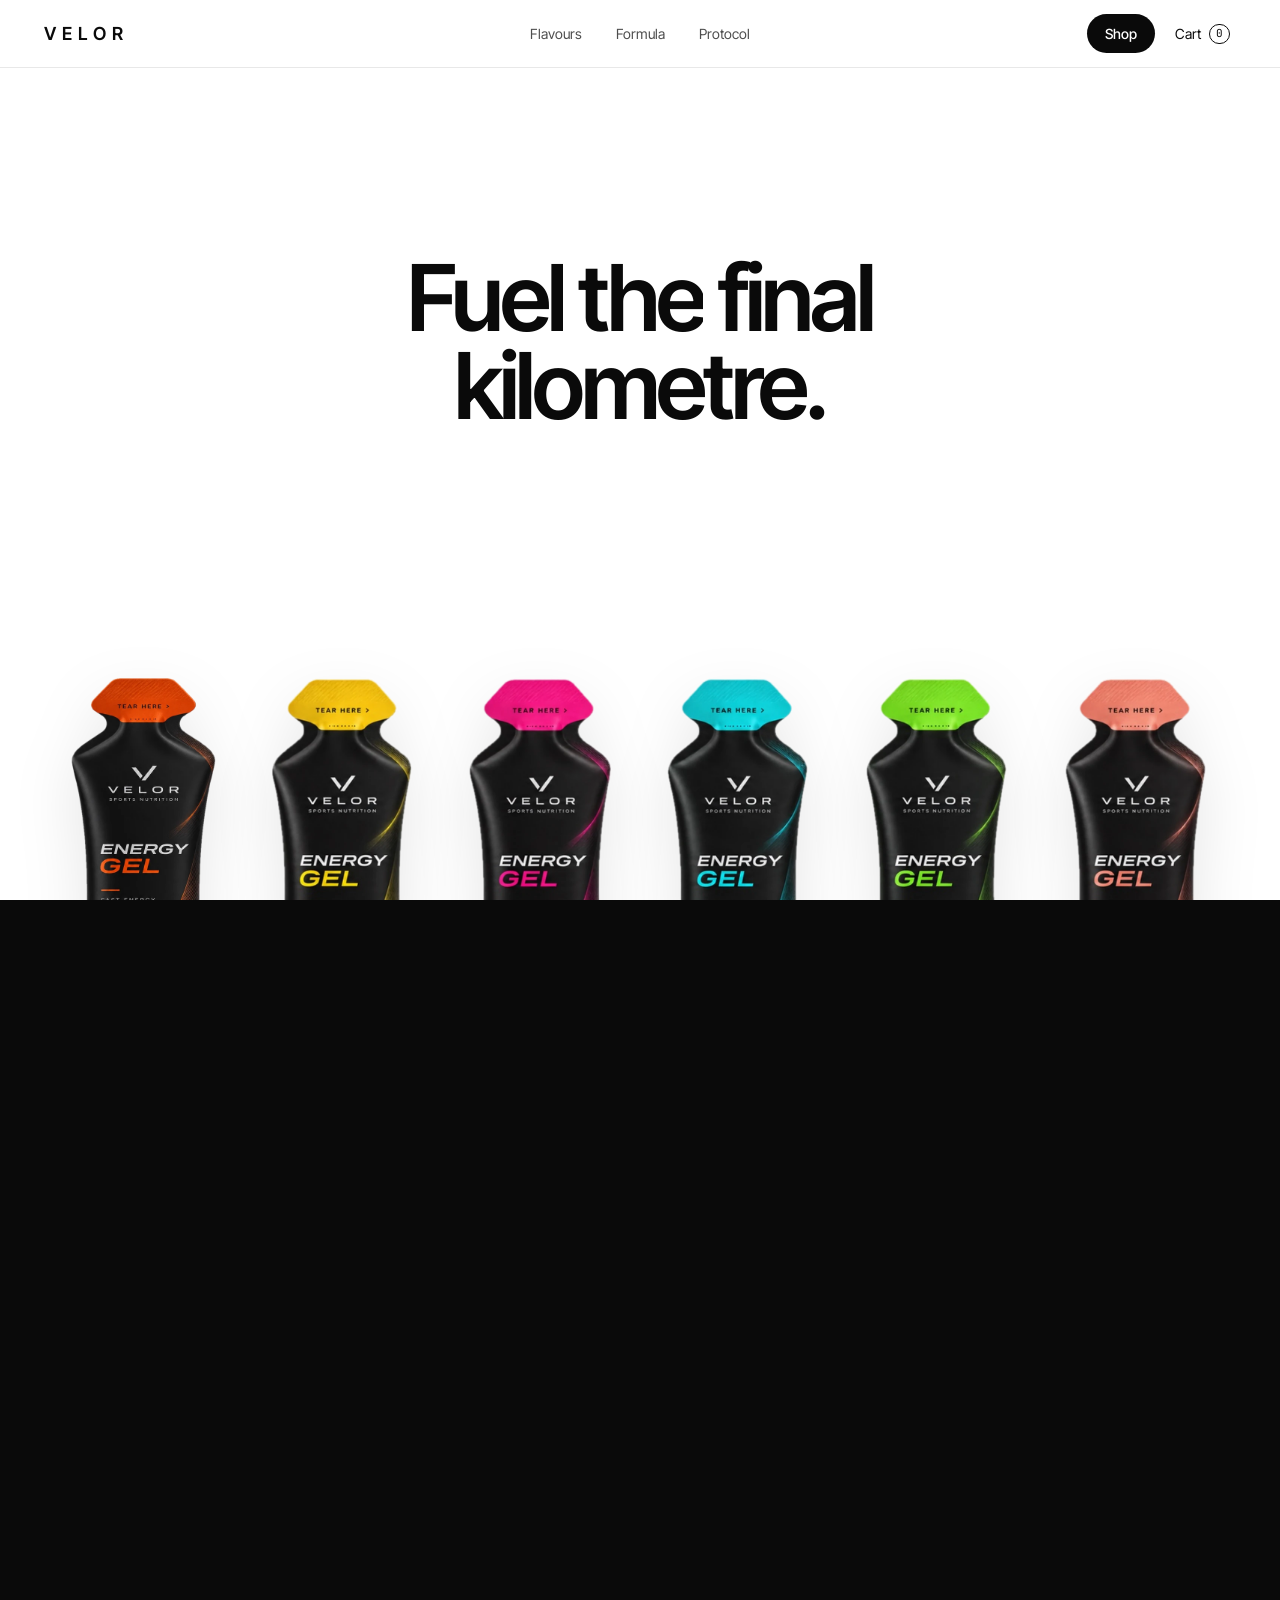
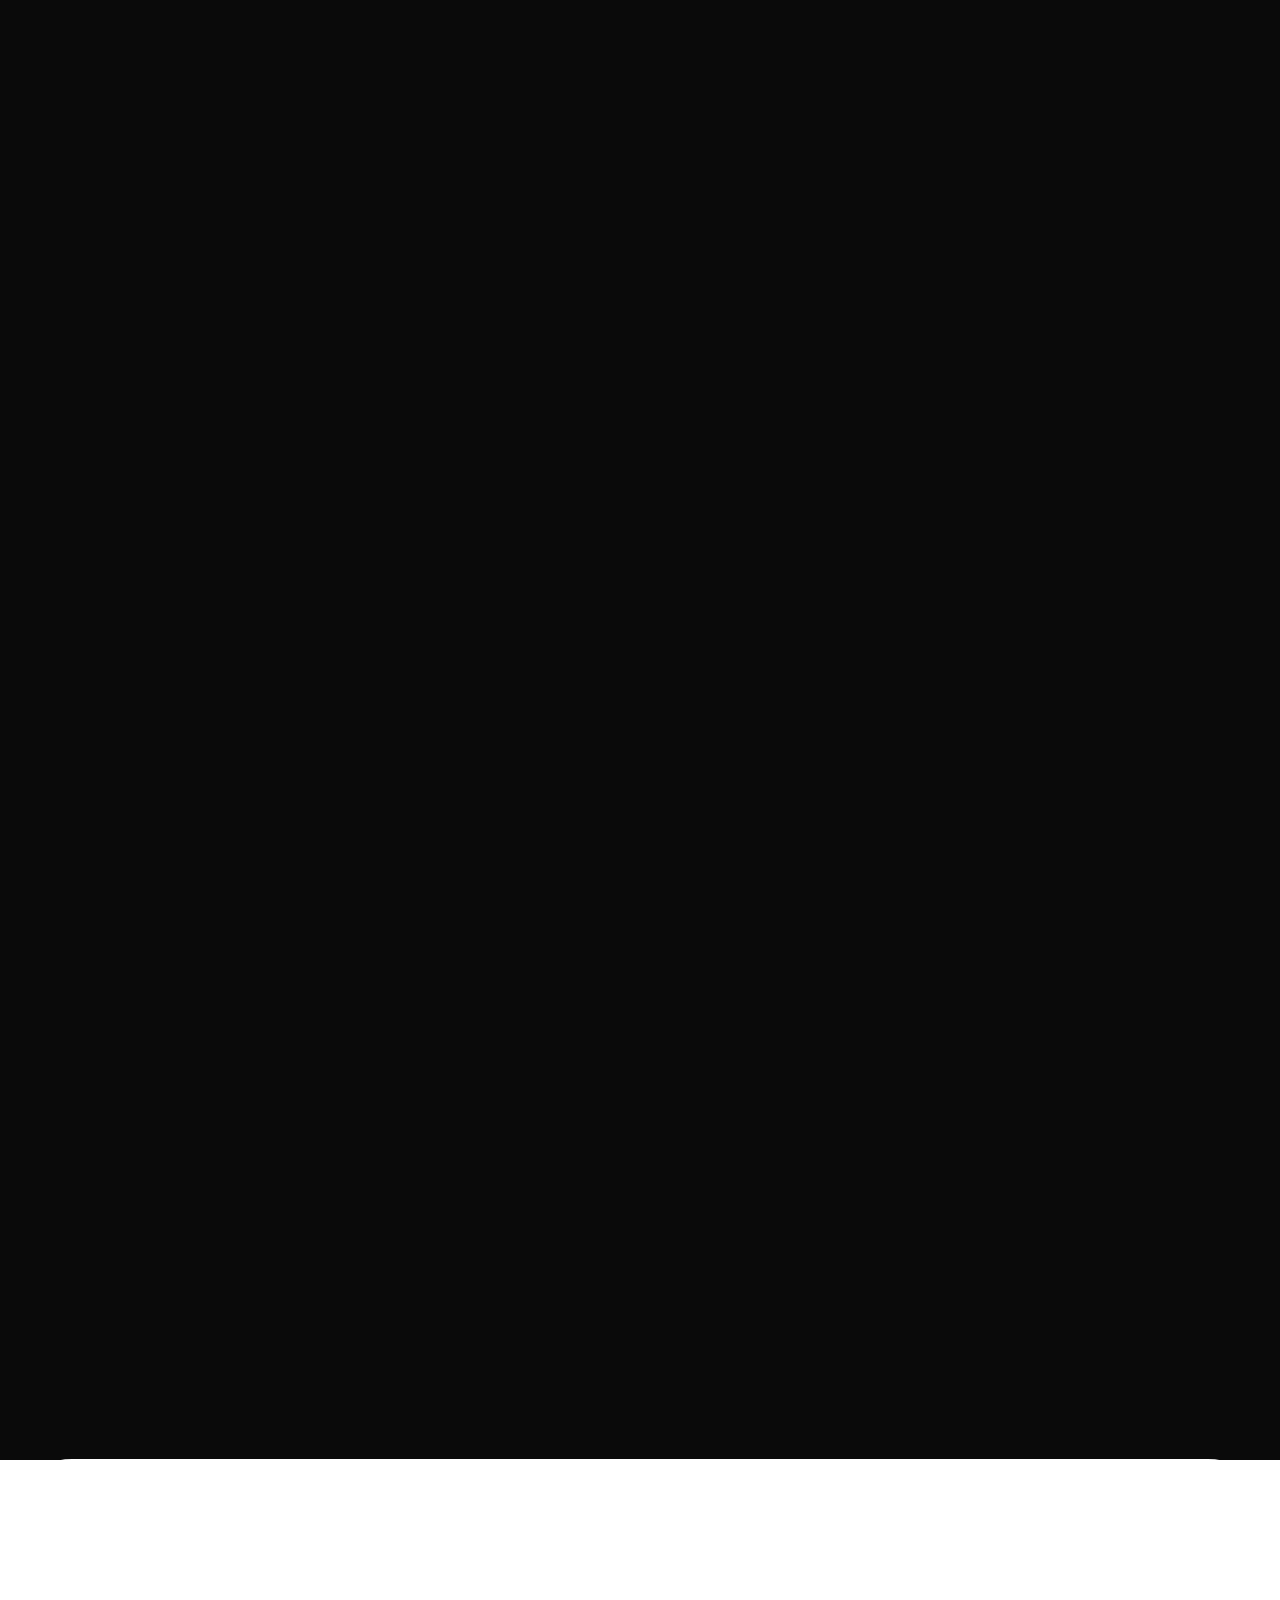
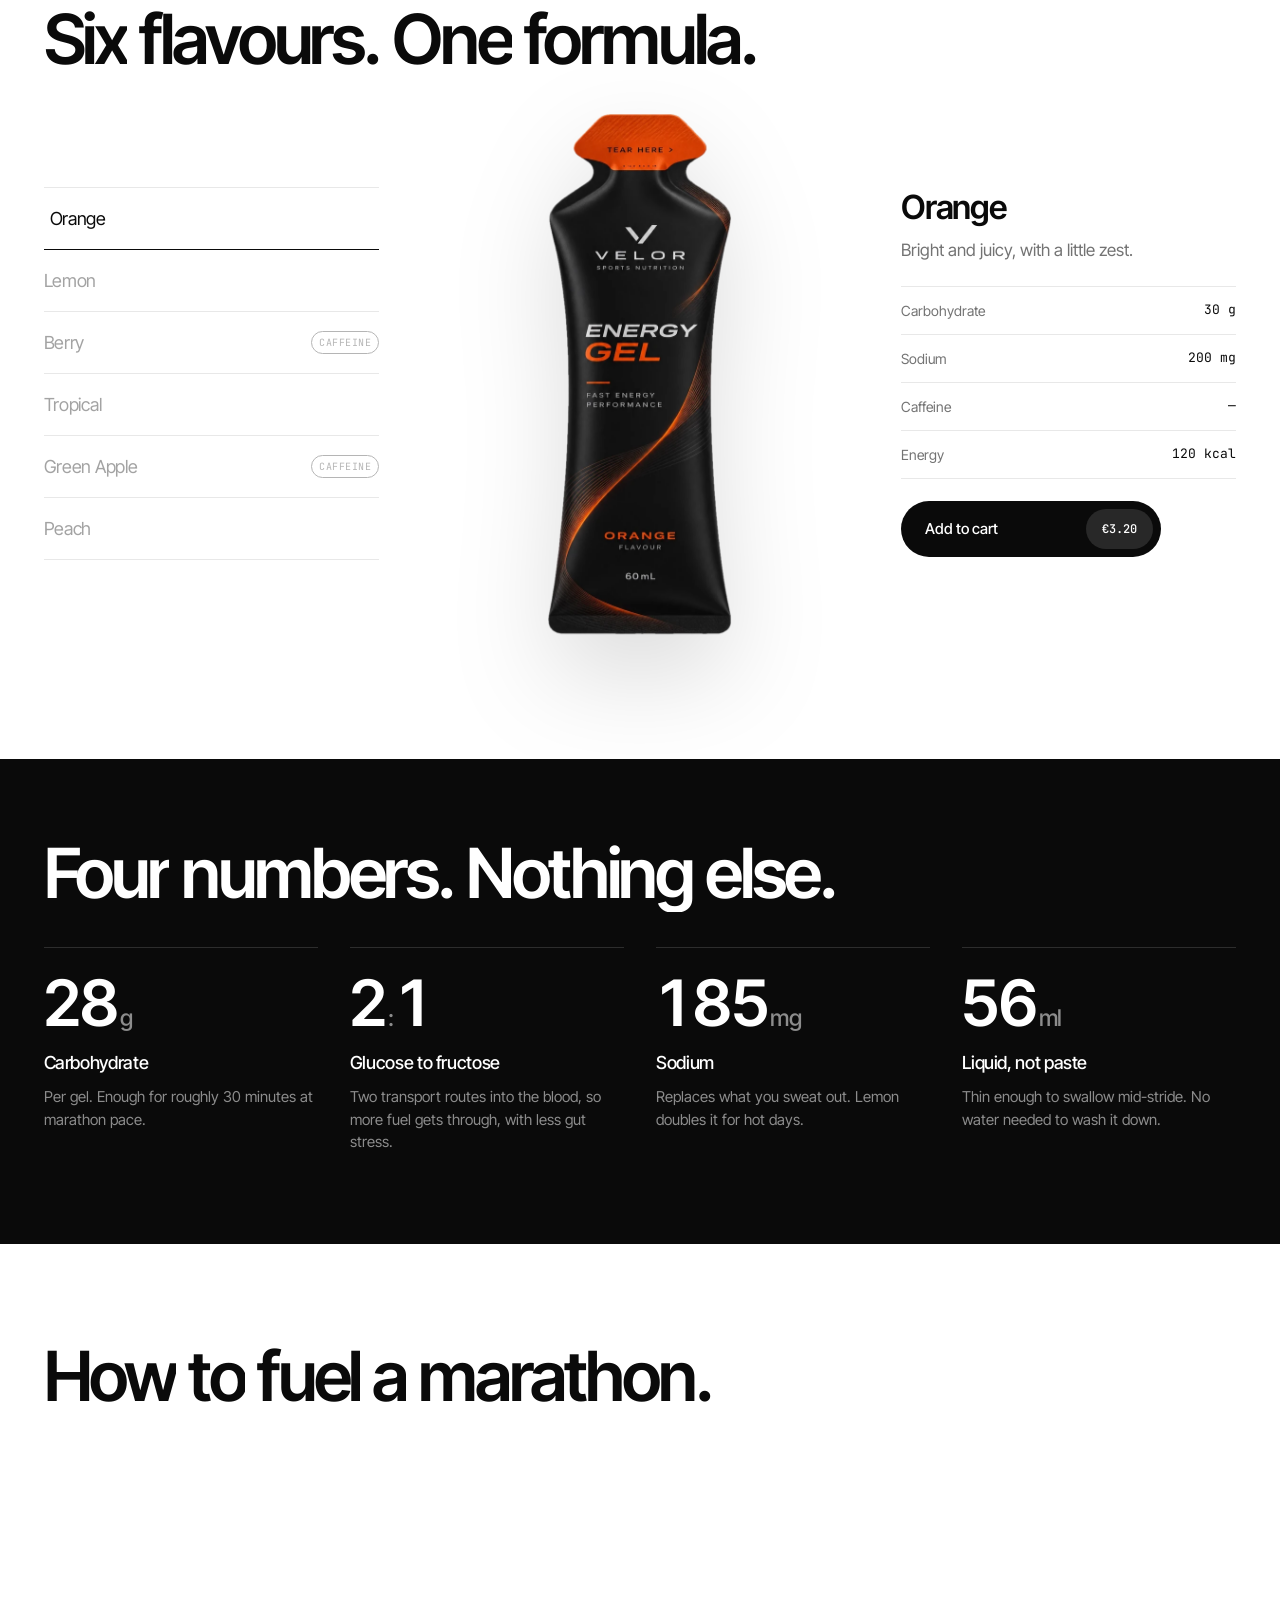
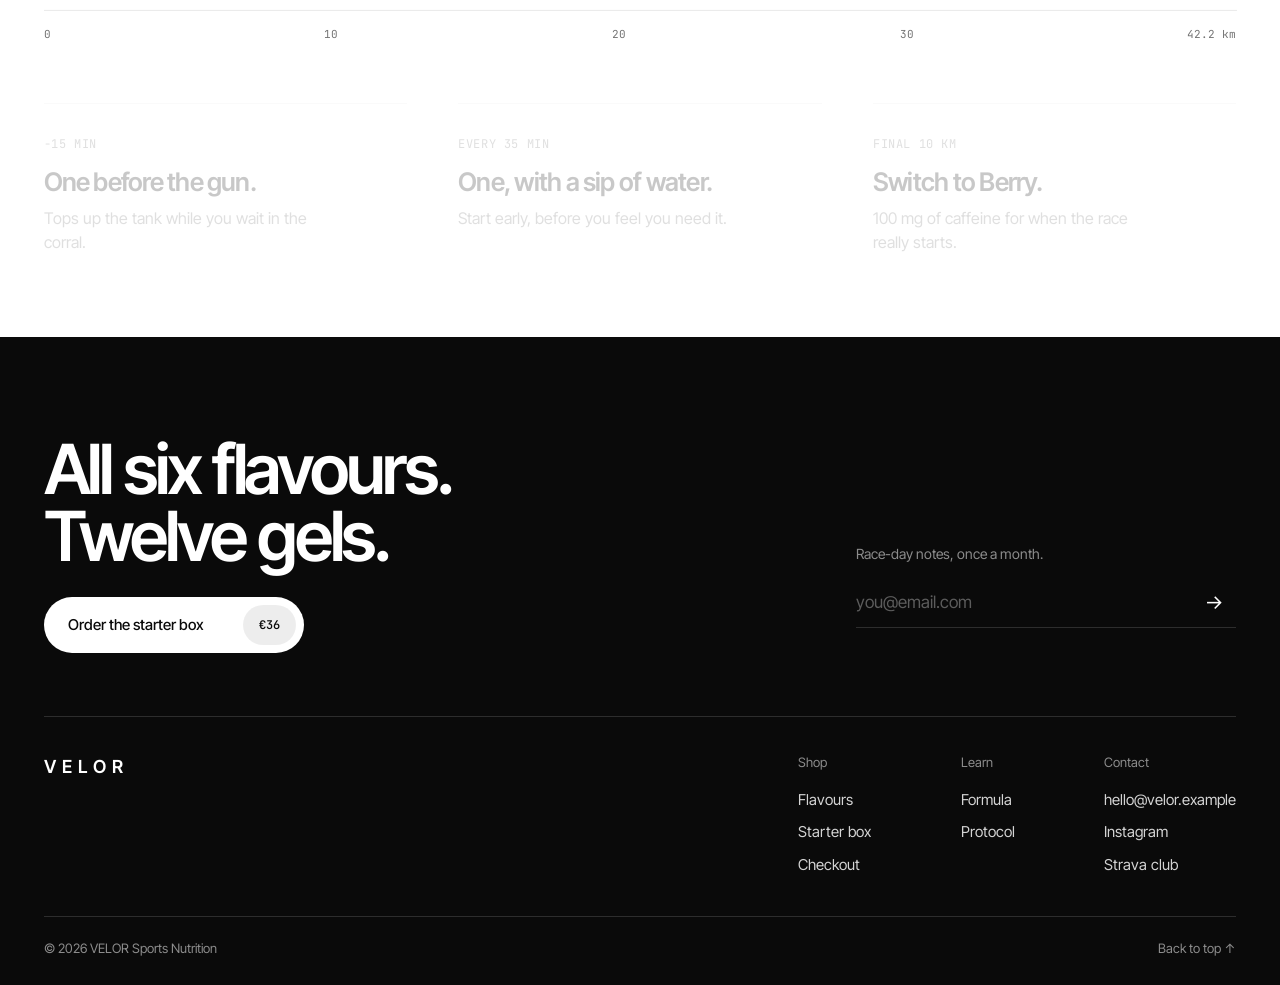
<file: velor/index.html>
<!doctype html>
<html lang="en">
<head>
  <meta charset="utf-8">
  <meta name="viewport" content="width=device-width, initial-scale=1, viewport-fit=cover">
  <title>VELOR — Energy Gel for Runners</title>
  <meta name="description" content="VELOR energy gels for runners. 30 g of carbohydrate in 60 ml, 2:1 glucose–fructose, six flavours. Fuel the final kilometre.">
  <meta name="theme-color" content="#ffffff">
  <link rel="canonical" href="https://velor.example/">
  <meta property="og:type" content="website">
  <meta property="og:title" content="VELOR — Energy Gel for Runners">
  <meta property="og:description" content="30 g carbs. 60 ml. Six flavours. Fuel the final kilometre.">
  <meta property="og:image" content="assets/gel-orange.png">
  <meta name="twitter:card" content="summary_large_image">
  <link rel="icon" href="data:image/svg+xml,%3Csvg xmlns='http://www.w3.org/2000/svg' viewBox='0 0 32 32'%3E%3Crect width='32' height='32' rx='7' fill='%230a0a0a'/%3E%3Cpath d='M8 9l8 15 8-15' fill='none' stroke='%23fff' stroke-width='3'/%3E%3C/svg%3E">
  <link rel="preconnect" href="https://fonts.googleapis.com">
  <link rel="preconnect" href="https://fonts.gstatic.com" crossorigin>
  <link href="https://fonts.googleapis.com/css2?family=Inter+Tight:wght@400;500;600;700&family=JetBrains+Mono:wght@400;500&display=swap" rel="stylesheet">
  <link rel="preload" as="image" href="assets/gel-orange.webp" type="image/webp">
  <link rel="stylesheet" href="styles.css">
  <script type="application/ld+json">
  {
    "@context": "https://schema.org",
    "@type": "Product",
    "name": "VELOR Energy Gel",
    "brand": { "@type": "Brand", "name": "VELOR" },
    "description": "Energy gel for runners: 30 g carbohydrate in 60 ml, 2:1 glucose–fructose. Six flavours.",
    "image": "assets/gel-orange.png",
    "offers": { "@type": "Offer", "priceCurrency": "EUR", "price": "36.00", "availability": "https://schema.org/InStock" }
  }
  </script>
</head>
<body>
  <a class="skip" href="#flavours">Skip to flavours</a>

  <header class="nav" id="nav">
    <a class="logo" href="#top" aria-label="VELOR home">
      <span>VELOR</span>
    </a>
    <nav class="nav-links" aria-label="Primary">
      <a href="#flavours">Flavours</a>
      <a href="#formula">Formula</a>
      <a href="#protocol">Protocol</a>
    </nav>
    <div class="nav-actions">
      <a class="nav-shop" href="#shop">Shop</a>
      <button class="nav-cart" type="button" id="cartOpen" aria-haspopup="dialog" aria-controls="cart">Cart <span class="cart-count" id="cartCount" aria-label="items in cart">0</span></button>
    </div>
  </header>

  <main id="top">
    <!-- ================= INTRO: hero + blackout manifesto (one pinned scene) ================= -->
    <section class="intro" id="intro" aria-label="Introduction">
      <div class="intro-stage">
        <div class="hero">
          <div class="hero-copy">
            <h1 class="hero-title" data-split>Fuel the final kilometre.</h1>
            <a class="hero-cta" href="#flavours">Shop flavours <span aria-hidden="true">→</span></a>
          </div>

          <div class="packs" id="packs"></div>
        </div>

        <div class="blackout" id="blackout" aria-hidden="false">
          <p class="manifesto" id="manifesto">No sugar crash. No sticky hands. No guessing. Just thirty grams of fuel, ready the moment your legs ask&nbsp;for&nbsp;it.</p>
        </div>
      </div>
    </section>

    <!-- ================= FLAVOURS ================= -->
    <section class="flavours" id="flavours" aria-labelledby="flavours-title">
      <div class="wrap">
        <header class="sec-head">
          <h2 id="flavours-title" data-split>Six flavours. One formula.</h2>
        </header>

        <div class="fl">
          <ol class="fl-list" id="flList" role="tablist" aria-label="Flavours"></ol>

          <div class="fl-stage" aria-live="polite">
            <img class="fl-pack" id="flPack" src="assets/gel-orange.webp" width="390" height="1100" alt="VELOR energy gel — Orange">
          </div>

          <div class="fl-info">
            <h3 class="fl-name" id="flName">Orange</h3>
            <p class="fl-note" id="flNote">Bright and juicy, with a little zest.</p>
            <dl class="fl-specs">
              <div><dt>Carbohydrate</dt><dd id="flCarb">30 g</dd></div>
              <div><dt>Sodium</dt><dd id="flSodium">200 mg</dd></div>
              <div><dt>Caffeine</dt><dd id="flCaf">—</dd></div>
              <div><dt>Energy</dt><dd>120 kcal</dd></div>
            </dl>
            <button class="btn btn--ink" type="button" id="flAdd">
              <span class="btn-label">Add to cart</span><span class="btn-price">€3.20</span>
            </button>
          </div>
        </div>
      </div>
    </section>

    <!-- ================= FORMULA (pinned horizontal track) ================= -->
    <section class="formula" id="formula" aria-labelledby="formula-title">
      <div class="formula-stage">
        <div class="formula-panel" id="formulaPanel">
          <div class="formula-head">
            <h2 id="formula-title" data-split>Four numbers. Nothing else.</h2>
          </div>
          <div class="track" id="track">
            <article class="stat">
              <p class="stat-n"><span class="count" data-to="30">30</span><small>g</small></p>
              <h3>Carbohydrate</h3>
              <p>Per gel. Enough for roughly 30 minutes at marathon pace.</p>
            </article>
            <article class="stat">
              <p class="stat-n">2<small>:</small>1</p>
              <h3>Glucose to fructose</h3>
              <p>Two transport routes into the blood, so more fuel gets through, with less gut stress.</p>
            </article>
            <article class="stat">
              <p class="stat-n"><span class="count" data-to="200">200</span><small>mg</small></p>
              <h3>Sodium</h3>
              <p>Replaces what you sweat out. Lemon doubles it for hot days.</p>
            </article>
            <article class="stat">
              <p class="stat-n"><span class="count" data-to="60">60</span><small>ml</small></p>
              <h3>Liquid, not paste</h3>
              <p>Thin enough to swallow mid-stride. No water needed to wash it down.</p>
            </article>
          </div>
          <div class="formula-bar" aria-hidden="true"><i id="formulaBar"></i></div>
        </div>
      </div>
    </section>

    <!-- ================= PROTOCOL ================= -->
    <section class="protocol" id="protocol" aria-labelledby="protocol-title">
      <div class="wrap">
        <header class="sec-head">
          <h2 id="protocol-title" data-split>How to fuel a marathon.</h2>
        </header>

        <div class="route" id="route">
          <svg class="route-svg" viewBox="0 52 1200 200" preserveAspectRatio="none" aria-hidden="true">
            <line class="route-base" x1="0" y1="250" x2="1200" y2="250"/>
            <path class="route-fill" d="M0 200 C 80 196 120 150 190 160 S 300 210 380 180 S 470 90 560 110 S 660 190 740 170 S 840 60 930 80 S 1050 170 1120 150 S 1180 130 1200 128 L1200 250 L0 250 Z"/>
            <path class="route-line" id="routeLine" pathLength="1" d="M0 200 C 80 196 120 150 190 160 S 300 210 380 180 S 470 90 560 110 S 660 190 740 170 S 840 60 930 80 S 1050 170 1120 150 S 1180 130 1200 128"/>
          </svg>
          <div class="route-km" aria-hidden="true"><span>0</span><span>10</span><span>20</span><span>30</span><span>42.2 km</span></div>
        </div>

        <ol class="steps">
          <li class="step" data-at=".08">
            <span class="step-t">−15 min</span>
            <h3>One before the gun.</h3>
            <p>Tops up the tank while you wait in the corral.</p>
          </li>
          <li class="step" data-at=".35">
            <span class="step-t">Every 35 min</span>
            <h3>One, with a sip of water.</h3>
            <p>Start early, before you feel you need it.</p>
          </li>
          <li class="step" data-at=".62">
            <span class="step-t">Final 10 km</span>
            <h3>Switch to Berry.</h3>
            <p>100 mg of caffeine for when the race really starts.</p>
          </li>
        </ol>
      </div>
    </section>
  </main>

  <!-- ================= FOOTER ================= -->
  <footer class="foot" id="shop">
    <div class="wrap">
      <div class="foot-top">
        <div class="foot-offer">
          <h2>All six flavours.<br>Twelve gels.</h2>
          <button class="btn btn--paper" type="button" id="boxAdd"><span class="btn-label">Order the starter box</span><span class="btn-price">€36</span></button>
        </div>
        <form class="foot-news" id="news" novalidate>
          <label for="email">Race-day notes, once a month.</label>
          <div class="field">
            <input id="email" type="email" placeholder="you@email.com" autocomplete="email" required>
            <button type="submit" aria-label="Subscribe">→</button>
          </div>
          <p class="field-msg" id="newsMsg" role="status"></p>
        </form>
      </div>

      <div class="foot-mid">
        <a class="foot-logo" href="#top" aria-label="Back to top">VELOR</a>
        <nav class="foot-cols" aria-label="Footer">
          <div>
            <p>Shop</p>
            <a href="#flavours">Flavours</a>
            <a href="#shop">Starter box</a>
            <a href="checkout.html">Checkout</a>
          </div>
          <div>
            <p>Learn</p>
            <a href="#formula">Formula</a>
            <a href="#protocol">Protocol</a>
          </div>
          <div>
            <p>Contact</p>
            <a href="mailto:hello@velor.example">hello@velor.example</a>
            <a href="#" aria-disabled="true">Instagram</a>
            <a href="#" aria-disabled="true">Strava club</a>
          </div>
        </nav>
      </div>

      <div class="foot-base">
        <span>© 2026 VELOR Sports Nutrition</span>
        <a href="#top">Back to top ↑</a>
      </div>
    </div>
  </footer>

  <div class="cart-scrim" id="cartScrim" hidden></div>
  <aside class="cart" id="cart" role="dialog" aria-modal="true" aria-labelledby="cartTitle" aria-hidden="true" inert>
    <header class="cart-head">
      <h2 id="cartTitle">Cart <span id="cartHeadCount">0</span></h2>
      <button class="cart-x" type="button" id="cartClose" aria-label="Close cart"><svg viewBox="0 0 24 24" aria-hidden="true"><path d="M6 6l12 12M18 6 6 18"/></svg></button>
    </header>
    <div class="cart-ship" id="cartShip"><p id="cartShipText"></p><span class="cart-ship-bar"><i id="cartShipBar"></i></span></div>
    <ul class="cart-items" id="cartItems"></ul>
    <div class="cart-empty" id="cartEmpty">
      <p>Your cart is empty.</p>
      <a class="btn btn--ink" href="#flavours" data-close-cart><span class="btn-label">Browse flavours</span><span class="btn-price">→</span></a>
    </div>
    <footer class="cart-foot" id="cartFoot">
      <div class="cart-row"><span>Subtotal</span><span id="cartSubtotal">€0.00</span></div>
      <div class="cart-row cart-row--mute"><span>Shipping</span><span id="cartShipping">—</span></div>
      <div class="cart-row cart-row--total"><span>Total</span><span id="cartTotal">€0.00</span></div>
      <a class="btn btn--ink cart-checkout" href="checkout.html" id="cartCheckout"><span class="btn-label">Checkout</span><span class="btn-price" id="cartCheckoutPrice">€0.00</span></a>
    </footer>
  </aside>

  <div class="toast" id="toast" role="status" aria-live="polite"></div>

  <script src="main.js" defer></script>
</body>
</html>
</file>
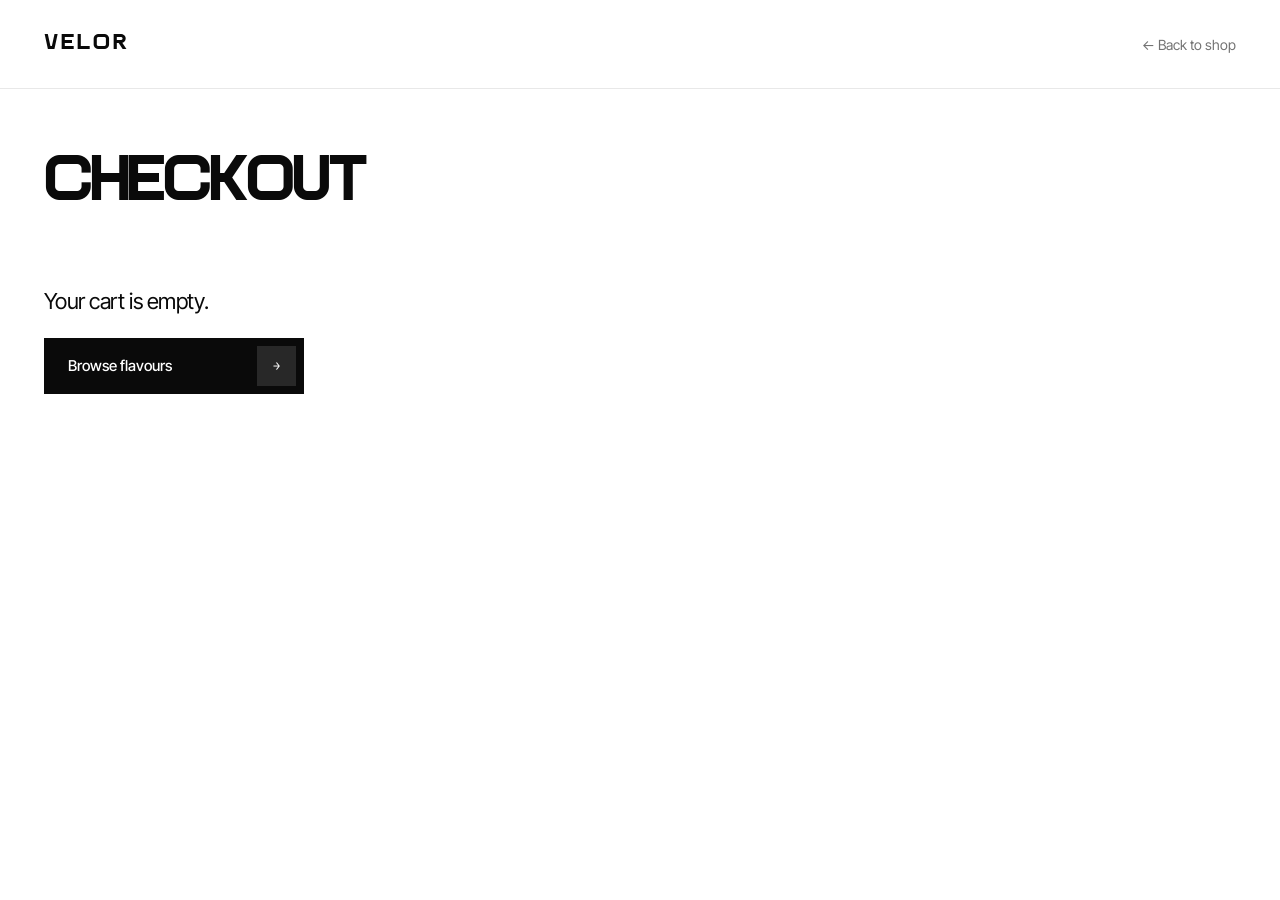
<file: checkout.html>
<!doctype html>
<html lang="en">
<head>
  <meta charset="utf-8">
  <meta name="viewport" content="width=device-width, initial-scale=1, viewport-fit=cover">
  <title>Checkout — VELOR</title>
  <meta name="description" content="Checkout — VELOR energy gels for runners.">
  <meta name="robots" content="noindex">
  <meta name="theme-color" content="#ffffff">
  <link rel="icon" href="data:image/svg+xml,%3Csvg xmlns='http://www.w3.org/2000/svg' viewBox='0 0 32 32'%3E%3Crect width='32' height='32' rx='7' fill='%230a0a0a'/%3E%3Cpath d='M8 9l8 15 8-15' fill='none' stroke='%23fff' stroke-width='3'/%3E%3C/svg%3E">
  <link rel="preconnect" href="https://fonts.googleapis.com">
  <link rel="preconnect" href="https://fonts.gstatic.com" crossorigin>
  <link href="https://fonts.googleapis.com/css2?family=Inter+Tight:wght@400;500;600;700&family=JetBrains+Mono:wght@400;500&display=swap" rel="stylesheet">
  <link rel="stylesheet" href="styles.css">
</head>
<body class="co-page">
  <header class="co-nav">
    <a class="logo" href="index.html" aria-label="VELOR home"><span>VELOR</span></a>
    <a class="co-back" href="index.html">← Back to shop</a>
  </header>

  <main class="co wrap" id="co">
    <h1 class="co-title">Checkout</h1>

    <!-- empty cart -->
    <section class="co-empty" id="coEmpty" hidden>
      <p>Your cart is empty.</p>
      <a class="btn btn--ink" href="index.html#flavours"><span class="btn-label">Browse flavours</span><span class="btn-price">→</span></a>
    </section>

    <!-- confirmation -->
    <section class="co-done" id="coDone" hidden>
      <p class="co-done-t">Thank you.</p>
      <p>Order <span class="mono" id="coOrderNo"></span> is confirmed. A receipt is on its way to <span id="coOrderEmail"></span>.</p>
      <p class="co-note">This is a demo store. Nothing was charged and nothing will ship.</p>
      <a class="btn btn--ink" href="index.html"><span class="btn-label">Back to the site</span><span class="btn-price">→</span></a>
    </section>

    <div class="co-grid" id="coGrid">
      <form class="co-form" id="coForm" novalidate>
        <fieldset>
          <legend>Contact</legend>
          <div class="f f--full">
            <label for="coEmail">Email</label>
            <input id="coEmail" name="email" type="email" autocomplete="email" required>
            <p class="f-err">Enter a valid email.</p>
          </div>
        </fieldset>

        <fieldset>
          <legend>Delivery</legend>
          <div class="f">
            <label for="coFirst">First name</label>
            <input id="coFirst" name="first" autocomplete="given-name" required>
            <p class="f-err">Required.</p>
          </div>
          <div class="f">
            <label for="coLast">Last name</label>
            <input id="coLast" name="last" autocomplete="family-name" required>
            <p class="f-err">Required.</p>
          </div>
          <div class="f f--full">
            <label for="coAddress">Address</label>
            <input id="coAddress" name="address" autocomplete="street-address" required>
            <p class="f-err">Required.</p>
          </div>
          <div class="f">
            <label for="coCity">City</label>
            <input id="coCity" name="city" autocomplete="address-level2" required>
            <p class="f-err">Required.</p>
          </div>
          <div class="f">
            <label for="coZip">Postcode</label>
            <input id="coZip" name="zip" autocomplete="postal-code" inputmode="text" required pattern="[A-Za-z0-9 \-]{3,10}">
            <p class="f-err">Enter a valid postcode.</p>
          </div>
          <div class="f f--full">
            <label for="coCountry">Country</label>
            <select id="coCountry" name="country" autocomplete="country-name" required>
              <option value="SK">Slovakia</option>
              <option value="CZ">Czechia</option>
              <option value="AT">Austria</option>
              <option value="DE">Germany</option>
              <option value="HU">Hungary</option>
              <option value="PL">Poland</option>
            </select>
          </div>
        </fieldset>

        <fieldset>
          <legend>Shipping</legend>
          <div class="opts">
            <label class="opt"><input type="radio" name="ship" value="standard" checked><span class="opt-body"><span>Standard <small>2–4 working days</small></span><span class="mono" id="coShipStd">€4.90</span></span></label>
            <label class="opt"><input type="radio" name="ship" value="express"><span class="opt-body"><span>Express <small>Next working day</small></span><span class="mono">€9.90</span></span></label>
          </div>
        </fieldset>

        <fieldset>
          <legend>Payment</legend>
          <div class="f f--full">
            <label for="coCard">Card number</label>
            <input id="coCard" name="card" inputmode="numeric" autocomplete="cc-number" placeholder="4242 4242 4242 4242" maxlength="19" required>
            <p class="f-err">Enter a 16-digit card number.</p>
          </div>
          <div class="f">
            <label for="coExp">Expiry</label>
            <input id="coExp" name="exp" inputmode="numeric" autocomplete="cc-exp" placeholder="MM / YY" maxlength="7" required>
            <p class="f-err">Use MM / YY.</p>
          </div>
          <div class="f">
            <label for="coCvc">CVC</label>
            <input id="coCvc" name="cvc" inputmode="numeric" autocomplete="cc-csc" placeholder="123" maxlength="4" required>
            <p class="f-err">3 or 4 digits.</p>
          </div>
          <p class="co-note f--full">Demo store. Use any test number, nothing is charged.</p>
        </fieldset>

        <button class="btn btn--ink co-pay" type="submit" id="coPay"><span class="btn-label">Pay now</span><span class="btn-price" id="coPayPrice">€0.00</span></button>
      </form>

      <aside class="co-sum" aria-label="Order summary">
        <h2>Order</h2>
        <ul class="co-items" id="coItems"></ul>
        <div class="co-rows">
          <div class="cart-row"><span>Subtotal</span><span id="coSubtotal">€0.00</span></div>
          <div class="cart-row cart-row--mute"><span>Shipping</span><span id="coShipping">—</span></div>
          <div class="cart-row cart-row--total"><span>Total</span><span id="coTotal">€0.00</span></div>
        </div>
      </aside>
    </div>
  </main>

  <script src="checkout.js" defer></script>
</body>
</html>
</file>
<file: styles.css>
/* ==========================================================================
   VELOR — energy gel for runners
   Monochrome system: ink on paper, paper on ink. Motion carries the brand.
   ========================================================================== */

:root {
  --ink: #0a0a0a;
  --paper: #ffffff;
  --mute: #737373;
  --mute-inv: #8c8c8c;
  --line: rgba(10, 10, 10, .09);
  --line-inv: rgba(255, 255, 255, .14);
  --ghost: #f3f3f3;

  --sans: "Inter Tight", ui-sans-serif, system-ui, -apple-system, "Segoe UI", sans-serif;
  --display: "South Ghetto", "Inter Tight", ui-sans-serif, system-ui, sans-serif;
  --mono: "JetBrains Mono", ui-monospace, SFMono-Regular, Menlo, monospace;

  --gutter: clamp(16px, 3.4vw, 48px);
  --max: 1360px;

  --ease-out: cubic-bezier(.23, 1, .32, 1);
  --ease-io: cubic-bezier(.77, 0, .175, 1);
  --ease-spring: cubic-bezier(.34, 1.4, .64, 1);
}

@font-face {
  font-family: "South Ghetto";
  src: url("assets/fonts/southghetto.woff2") format("woff2"), url("assets/fonts/southghetto.ttf") format("truetype");
  font-weight: 400; font-style: normal; font-display: swap;
}

*, *::before, *::after { box-sizing: border-box; }
html { -webkit-text-size-adjust: 100%; }
body {
  margin: 0;
  background: var(--paper);
  color: var(--ink);
  font-family: var(--sans);
  font-size: 16px;
  line-height: 1.5;
  -webkit-font-smoothing: antialiased;
  -moz-osx-font-smoothing: grayscale;
  text-rendering: optimizeLegibility;
  overflow-x: clip;
}
img, svg { display: block; max-width: 100%; }
button { font: inherit; color: inherit; background: none; border: 0; padding: 0; cursor: pointer; }
a { color: inherit; text-decoration: none; }
h1, h2, h3, p, ol, dl, dd { margin: 0; padding: 0; }
ol { list-style: none; }
::selection { background: var(--ink); color: var(--paper); }
[hidden] { display: none !important; }
html.cart-lock, html.cart-lock body { overflow: hidden; }
:focus-visible { outline: 2px solid currentColor; outline-offset: 4px; border-radius: 4px; }

.wrap { width: 100%; max-width: var(--max); margin: 0 auto; padding: 0 var(--gutter); }

.skip { position: fixed; left: 12px; top: -60px; z-index: 100; background: var(--ink); color: var(--paper); padding: 10px 14px; border-radius: 8px; }
.skip:focus { top: 12px; }

/* ---------- split-line reveal ---------- */
[data-split] .w { display: inline-block; overflow: hidden; vertical-align: top; padding-bottom: .08em; margin-bottom: -.08em; }
[data-split] .w > span {
  display: inline-block;
  transform: translate3d(0, 105%, 0);
  transition: transform 1s var(--ease-out);
  transition-delay: calc(var(--i, 0) * 55ms);
}
[data-split].in .w > span { transform: none; }

/* ==========================================================================
   NAV — solid frosted bar; switches to a dark bar over black sections
   ========================================================================== */
:root { --nav-h: 68px; --sec-y: clamp(88px, 11vh, 120px); --head-gap: clamp(32px, 4.5vh, 48px); }
.nav {
  position: fixed; inset: 0 0 auto 0; z-index: 50;
  height: var(--nav-h);
  display: grid; grid-template-columns: 1fr auto 1fr; align-items: center;
  padding: 0 var(--gutter);
  color: var(--ink);
  background: rgba(255, 255, 255, .94);
  -webkit-backdrop-filter: saturate(180%) blur(16px); backdrop-filter: saturate(180%) blur(16px);
  border-bottom: 1px solid var(--line);
  transition: background-color .35s ease, color .35s ease, border-color .35s ease;
}
.nav.nav--dark {
  color: var(--paper);
  background: rgba(10, 10, 10, .9);
  border-bottom-color: var(--line-inv);
}
.logo { display: inline-flex; align-items: center; justify-self: start; min-height: 44px; }
.logo span { font-family: var(--display); font-weight: 400; font-size: 22px; letter-spacing: .14em; margin-right: -.14em; line-height: 1; }
.nav-links { display: flex; gap: 6px; font-size: 14px; }
.nav-links a {
  padding: 8px 14px; border-radius: 0; opacity: .72;
  transition: opacity .2s, background-color .2s;
}
.nav-links a:hover { opacity: 1; background: rgba(10, 10, 10, .05); }
.nav--dark .nav-links a:hover { background: rgba(255, 255, 255, .08); }
.nav-actions { justify-self: end; display: flex; align-items: center; gap: 8px; font-size: 14px; }
.nav-shop {
  padding: 10px 20px; border-radius: 0; background: var(--ink); color: var(--paper); font-weight: 500;
  transition: transform .16s var(--ease-out), background-color .2s, color .35s;
}
.nav--dark .nav-shop { background: var(--paper); color: var(--ink); }
.nav-shop:active { transform: scale(.96); }
.nav-cart { padding: 0 6px 0 12px; border-radius: 0; transition: background-color .2s; }
.nav-cart:hover { background: rgba(10, 10, 10, .05); }
.nav--dark .nav-cart:hover { background: rgba(255, 255, 255, .08); }
.nav-cart { display: inline-flex; align-items: center; gap: 8px; }
.cart-count {
  display: inline-grid; place-items: center; min-width: 20px; height: 20px; padding: 0 6px;
  border: 1px solid currentColor; border-radius: 0; font-family: var(--mono); font-size: 11px;
}
.cart-count.bump { animation: bump .5s var(--ease-spring); }
@keyframes bump { 40% { transform: scale(1.35); } }

/* ==========================================================================
   INTRO — hero, then a black disc rises out of the packs and swallows the page
   ========================================================================== */
.intro { position: relative; height: 340vh; background: var(--ink); }
.intro-stage { position: sticky; top: 0; height: 100vh; height: 100svh; overflow: hidden; background: var(--paper); }

.hero { position: absolute; inset: 0; }

.hero-copy {
  position: absolute; left: 0; right: 0; top: 38%; transform: translateY(-50%);
  text-align: center; padding: 0 var(--gutter);
  will-change: transform, opacity;
}
.hero-title {
  font-weight: 600;
  font-size: clamp(40px, 7.2vw, 112px);
  line-height: .95;
  letter-spacing: -.045em;
  max-width: 17ch; margin: 0 auto;
}
.hero-cta { display: none; }

/* six packs, half-submerged at the bottom edge */
.packs {
  --w: clamp(52px, 11.4vw, 180px);
  --raise: 20px;
  /* the old six-column grid left (column - pack) between packs; keep 85% of that */
  --gap: calc(((min(100vw, var(--max)) - 2 * var(--gutter)) / 6 - var(--w)) * .85);
  position: absolute; left: 0; right: 0; bottom: 0; margin: 0 auto; max-width: var(--max); padding: 0 var(--gutter);
  display: flex; justify-content: center; gap: var(--gap);
  height: 0; /* packs hang from the bottom edge */
}
.pack {
  --hide: 46%; --show: .54;
  position: relative; flex: 0 0 auto;
  width: var(--w); height: 0;
  outline: none;
}
.pack-body {
  position: absolute; left: 0; bottom: 0; width: var(--w); display: block;
  transform: translate3d(0, calc(100% + 40px), 0);
  transition: transform 1.25s var(--ease-out);
  transition-delay: calc(var(--i) * 70ms + 250ms);
}
.pack-img {
  width: 100%; height: auto;
  filter: drop-shadow(0 24px 30px rgba(0, 0, 0, .1));
  user-select: none; -webkit-user-drag: none; pointer-events: none;
}
.loaded .pack-body { transform: translate3d(0, calc(var(--hide, 50%) - var(--lift, 0%) + var(--sink, 0px) - var(--raise, 0px)), 0) rotate(var(--rot, 0deg)); }
.pack-body { transform-origin: 50% 80%; }
.loaded .pack.ready .pack-body { transition: transform .7s var(--ease-out); transition-delay: 0s; }
.loaded .pack.ready.sunk .pack-body { transition: none; }
/* Fixed hit area = the resting visible part of the pack. The artwork moves,
   the hit area doesn't, so the lift can't slide out from under the cursor. */
.pack::before {
  content: ""; position: absolute; left: 0; bottom: 0; width: var(--w);
  height: calc(var(--w) * 2.82 * var(--show, .5) + var(--raise, 0px));
}
.pack-body { pointer-events: none; }
.pack.sunk { pointer-events: none; }
.pack:focus-visible::after {
  content: ""; position: absolute; left: 50%; bottom: 14px; width: 6px; height: 6px; margin-left: -3px;
  border-radius: 50%; background: var(--paper); z-index: 2;
}

/* only the pack under the cursor moves */
@media (hover: hover) and (pointer: fine) {
  .pack:hover { --lift: 16%; }
}
.pack:focus-visible { --lift: 16%; }

/* the black disc */
.blackout {
  position: absolute; inset: 0; background: var(--ink); color: var(--paper);
  clip-path: circle(0px at 50% 100%);
  display: grid; place-items: center; padding: 0 var(--gutter);
  pointer-events: none;
  will-change: clip-path;
}
.blackout.full { pointer-events: auto; }
/* triptych above the manifesto: three photos share one height, keep their own shapes */
.mf {
  --gap: clamp(10px, 1.2vw, 18px);
  --ph: min(46vh, calc((min(100vw, var(--max)) - 2 * var(--gutter) - 2 * var(--gap)) / 2.8));
  width: 100%;
  padding-top: var(--nav-h);
  display: flex; flex-direction: column; align-items: center; gap: clamp(28px, 5vh, 56px);
}
.mf-photos { display: flex; gap: var(--gap); justify-content: center; }
.mf-photo {
  --r: 0;
  margin: 0; height: var(--ph); overflow: hidden; background: #161616;
  clip-path: inset(calc((1 - var(--r)) * 100%) 0 0 0);
}
.mf-photo--sq { aspect-ratio: 1 / 1; }
.mf-photo--tall { aspect-ratio: 4 / 5; }
.mf-photo img {
  width: 100%; height: 100%; object-fit: cover; display: block;
  transform: scale(calc(1.14 - .14 * var(--r))); transform-origin: 50% 70%;
  filter: grayscale(1) contrast(1.04);
}
.manifesto {
  width: min(100%, 15.25em);
  font-weight: 500;
  font-size: clamp(24px, min(3vw, 5.2vh), 46px);
  line-height: 1.06;
  letter-spacing: -.035em;
  text-align: justify;
  text-align-last: left;
  -webkit-hyphens: none; hyphens: none;
  word-spacing: -.02em;
}
.manifesto .mw { opacity: .14; transition: opacity .35s ease; }
.manifesto .mw.on { opacity: 1; }

/* ==========================================================================
   SECTION HEADS
   ========================================================================== */
.sec-head { display: flex; flex-direction: column; gap: 18px; }
.sec-head h2, .formula-head h2, .foot-offer h2 {
  font-weight: 600;
  font-size: clamp(36px, 5.4vw, 84px);
  line-height: .96;
  letter-spacing: -.045em;
}

/* ==========================================================================
   FLAVOURS — white sheet rising over black, its corners flattening as it lands
   ========================================================================== */
.flavours {
  position: relative; z-index: 2;
  background: var(--paper);
  margin-top: -1px;
  padding: calc(var(--nav-h) + clamp(40px, 6vh, 64px)) 0 var(--sec-y);
  border-radius: var(--r, 48px) var(--r, 48px) 0 0;
  min-height: 100vh; overflow: hidden;
  display: flex; flex-direction: column; justify-content: center;
}
.fl {
  display: grid; grid-template-columns: minmax(220px, 1fr) minmax(280px, 1.25fr) minmax(240px, 1fr);
  gap: clamp(24px, 4vw, 64px); align-items: center;
  margin-top: var(--head-gap);
}

.fl-list { border-top: 1px solid var(--line); }
.fl-item { border-bottom: 1px solid var(--line); }
.fl-btn {
  width: 100%; display: grid; grid-template-columns: 1fr auto; align-items: center; gap: 10px;
  padding: 17px 0; text-align: left; font-size: 18px; letter-spacing: -.015em;
  color: #a3a3a3; transition: color .3s ease;
  position: relative;
}
.fl-btn .tag { font-family: var(--mono); font-size: 10px; letter-spacing: .05em; text-transform: uppercase; padding: 3px 7px; border: 1px solid currentColor; border-radius: 0; opacity: .8; }
.fl-btn::before {
  content: ""; position: absolute; left: 0; right: 0; bottom: -1px; height: 1px; background: var(--ink);
  transform: scaleX(0); transform-origin: left; transition: transform .6s var(--ease-out);
}
.fl-btn:hover { color: var(--ink); }
.fl-btn[aria-selected="true"] { color: var(--ink); }
.fl-btn[aria-selected="true"]::before { transform: scaleX(1); }
.fl-btn .name { transition: transform .45s var(--ease-out); }
.fl-btn:hover .name, .fl-btn[aria-selected="true"] .name { transform: translateX(6px); }

.fl-stage {
  position: relative; height: clamp(380px, 58vh, 580px);
}
.fl-list, .fl-info { position: relative; z-index: 1; }
.fl-float {
  position: absolute; inset: 0;
  filter: drop-shadow(0 40px 50px rgba(0, 0, 0, .14));
  animation: float 6s ease-in-out infinite;
}
.fl-pack {
  position: absolute; top: 0; bottom: 0; left: 0; right: 0; margin: auto; height: 100%; width: auto;
  will-change: transform, opacity;
}
@keyframes float { 50% { translate: 0 -10px; } }
/* soft-edged fill used while one pack replaces another */
.fl-pack.fl-filling {
  -webkit-mask-image: linear-gradient(to top, #000 47%, transparent 53%);
          mask-image: linear-gradient(to top, #000 47%, transparent 53%);
  -webkit-mask-size: 100% 300%; mask-size: 100% 300%;
  -webkit-mask-repeat: no-repeat; mask-repeat: no-repeat;
  -webkit-mask-position: 0 100%; mask-position: 0 100%;
}
.fl-info { display: flex; flex-direction: column; gap: 22px; }
.fl-name { font-weight: 600; font-size: clamp(28px, 2.6vw, 40px); letter-spacing: -.035em; line-height: 1; }
.fl-note { color: var(--mute); font-size: 17px; margin-top: -8px; }
.fl-specs { border-top: 1px solid var(--line); }
.fl-specs div { display: flex; justify-content: space-between; padding: 13px 0; border-bottom: 1px solid var(--line); }
.fl-specs dt { color: var(--mute); font-size: 14px; }
.fl-specs dd { font-family: var(--mono); font-size: 13px; }
.swap { animation: swap .6s var(--ease-out); }
@keyframes swap { from { opacity: 0; transform: translateY(10px); filter: blur(4px); } }

/* ---------- buttons ---------- */
.btn {
  display: inline-flex; align-items: center; justify-content: space-between; gap: 28px;
  height: 56px; padding: 0 8px 0 24px; border-radius: 0;
  font-weight: 500; font-size: 15px;
  transition: transform .16s var(--ease-out);
  position: relative; overflow: hidden; isolation: isolate;
}
.btn::before {
  content: ""; position: absolute; inset: 0; z-index: -1; border-radius: inherit;
  transform: translateY(101%); transition: transform .5s var(--ease-out);
}
.btn:active { transform: scale(.97); }
.btn-price { font-family: var(--mono); font-size: 12px; height: 40px; padding: 0 16px; display: grid; place-items: center; border-radius: 0; transition: background-color .3s, color .3s; }
.btn--ink { background: var(--ink); color: var(--paper); align-self: flex-start; min-width: 260px; }
.btn--ink .btn-price { background: rgba(255, 255, 255, .12); }
.btn--paper { background: var(--paper); color: var(--ink); min-width: 260px; }
.btn--paper .btn-price { background: rgba(0, 0, 0, .07); }
.btn { transition: transform .16s var(--ease-out), background-color .2s ease; }
@media (hover: hover) {
  .btn--ink:hover { background: #2b2b2b; }
  .btn--paper:hover { background: #e6e6e6; }
  .nav-shop:hover, .hero-cta:hover { background: #2b2b2b; }
  .nav--dark .nav-shop:hover { background: #e6e6e6; }
  .btn:disabled:hover { background: var(--ink); }
}

/* ==========================================================================
   FORMULA — a plain black band: heading, then four numbers in a row
   ========================================================================== */
.formula { position: relative; background: var(--ink); }
.formula-stage { position: relative; }
.formula-panel {
  position: relative; background: var(--ink); color: var(--paper);
  padding: clamp(72px, 9vh, 96px) 0 clamp(80px, 10vh, 104px);
}
.formula-head { width: 100%; max-width: var(--max); margin: 0 auto; padding: 0 var(--gutter); }
.track {
  width: 100%; max-width: var(--max); margin: var(--head-gap) auto 0; padding: 0 var(--gutter);
  display: grid; grid-template-columns: repeat(4, minmax(0, 1fr)); gap: clamp(20px, 2.5vw, 40px);
}
.stat {
  padding-top: 20px; border-top: 1px solid var(--line-inv);
  display: flex; flex-direction: column; gap: 10px;
  opacity: 0; transform: translate3d(0, 24px, 0);
  transition: opacity .8s var(--ease-out), transform .9s var(--ease-out);
  transition-delay: calc(var(--i, 0) * 80ms);
}
.formula-panel.in .stat { opacity: 1; transform: none; }
.stat:nth-child(2) { --i: 1; } .stat:nth-child(3) { --i: 2; } .stat:nth-child(4) { --i: 3; }
.stat-n {
  font-weight: 600; font-size: clamp(48px, 5vw, 80px); line-height: .9; letter-spacing: -.05em;
  font-variant-numeric: tabular-nums; margin: 6px 0 8px -.03em; white-space: nowrap;
}
.stat-n small { font-size: .36em; letter-spacing: -.01em; margin-left: .12em; color: var(--mute-inv); font-weight: 500; }
.stat h3 { font-weight: 500; font-size: 18px; letter-spacing: -.02em; }
.stat p:last-child { color: var(--mute-inv); font-size: 15px; max-width: 30ch; }
.formula-bar { display: none; }

/* ==========================================================================
   PROTOCOL — the course draws itself as you read
   ========================================================================== */
.protocol {
  position: relative; z-index: 2; background: var(--paper);
  padding: var(--sec-y) 0;
}
.route { position: relative; margin-top: var(--head-gap); }
.route-svg { width: 100%; height: clamp(120px, 18vh, 190px); overflow: visible; }
.route-base { stroke: var(--line); stroke-width: 1; vector-effect: non-scaling-stroke; }
.route-line {
  fill: none; stroke: var(--ink); stroke-width: 2; vector-effect: non-scaling-stroke;
  stroke-dasharray: 1; stroke-dashoffset: var(--draw, 1);
}
.route-fill { fill: var(--ink); opacity: calc((1 - var(--draw, 1)) * .045); }
.route-km {
  display: flex; justify-content: space-between; margin-top: 14px;
  font-family: var(--mono); font-size: 11px; color: var(--mute);
}
.steps { display: grid; grid-template-columns: repeat(3, 1fr); gap: clamp(20px, 4vw, 64px); margin-top: clamp(36px, 5vh, 56px); }
.step { position: relative; padding-top: 26px; border-top: 1px solid var(--line); opacity: .22; transform: translateY(16px); transition: opacity .7s var(--ease-out), transform .9s var(--ease-out); }
.step::before {
  content: ""; position: absolute; left: 0; top: -1px; height: 1px; width: 100%; background: var(--ink);
  transform: scaleX(0); transform-origin: left; transition: transform 1s var(--ease-out);
}
.step.on { opacity: 1; transform: none; }
.step.on::before { transform: scaleX(1); }
.step-t { font-family: var(--mono); font-size: 12px; text-transform: uppercase; letter-spacing: .05em; color: var(--mute); }
.step h3 { font-weight: 600; font-size: clamp(22px, 2vw, 28px); letter-spacing: -.03em; line-height: 1.1; margin: 14px 0 10px; }
.step p { color: var(--mute); max-width: 32ch; }

/* ==========================================================================
   FOOTER
   ========================================================================== */
main { position: relative; z-index: 2; background: var(--paper); }
.foot {
  position: relative;
  background: var(--ink); color: var(--paper);
  padding: var(--sec-y) 0 0;
}
.foot-top { display: flex; justify-content: space-between; align-items: flex-end; gap: 48px; flex-wrap: wrap; padding-bottom: clamp(48px, 7vh, 72px); }
.foot-offer { display: flex; flex-direction: column; gap: 28px; align-items: flex-start; }
.foot-news { width: min(380px, 100%); display: flex; flex-direction: column; gap: 14px; }
.foot-news label { color: var(--mute-inv); font-size: 14px; }
.field { display: flex; border-bottom: 1px solid var(--line-inv); transition: border-color .3s; }
.field:focus-within { border-color: var(--paper); }
.field input { flex: 1; min-width: 0; background: none; border: 0; color: var(--paper); font: inherit; font-size: 17px; padding: 12px 0; outline: none; }
.field input::placeholder { color: #5c5c5c; }
.field button { width: 44px; font-size: 20px; transition: transform .3s var(--ease-out); }
.field button:hover { transform: translateX(4px); }
.field-msg { font-family: var(--mono); font-size: 11px; min-height: 1em; color: var(--mute-inv); }

.foot-mid {
  display: grid; grid-template-columns: 1fr auto; gap: 48px; align-items: start;
  padding: 36px 0 40px; border-top: 1px solid var(--line-inv);
}
.foot-logo { font-family: var(--display); font-weight: 400; font-size: 22px; letter-spacing: .14em; line-height: 1; justify-self: start; }
.foot-cols { display: grid; grid-template-columns: repeat(3, auto); gap: clamp(40px, 7vw, 112px); }
.foot-cols div { display: flex; flex-direction: column; gap: 10px; align-items: flex-start; }
.foot-cols p { font-size: 13px; color: var(--mute-inv); margin-bottom: 6px; }
.foot-cols a { font-size: 15px; color: #d4d4d4; transition: color .2s; }
.foot-cols a:hover { color: var(--paper); }

.foot-base {
  display: flex; justify-content: space-between; gap: 20px; flex-wrap: wrap;
  padding: 22px 0 calc(26px + env(safe-area-inset-bottom));
  border-top: 1px solid var(--line-inv);
  font-size: 13px; color: var(--mute-inv);
}
.foot-base a { transition: color .2s; }
.foot-base a:hover { color: var(--paper); }

/* ==========================================================================
   CART DRAWER
   ========================================================================== */
.cart-scrim {
  position: fixed; inset: 0; z-index: 70; background: rgba(10, 10, 10, .42);
  opacity: 0; transition: opacity .45s var(--ease-out);
  -webkit-backdrop-filter: blur(2px); backdrop-filter: blur(2px);
}
.cart-scrim.open { opacity: 1; }
.cart {
  position: fixed; top: 0; right: 0; bottom: 0; z-index: 80;
  width: min(440px, 100vw);
  background: var(--paper); color: var(--ink);
  display: flex; flex-direction: column;
  transform: translate3d(100%, 0, 0);
  transition: transform .55s cubic-bezier(.32, .72, 0, 1);
  visibility: hidden;
  padding-bottom: env(safe-area-inset-bottom);
}
.cart.open { transform: none; visibility: visible; }
.cart:not(.open) { transition: transform .45s cubic-bezier(.32, .72, 0, 1), visibility 0s .45s; }
.cart-head {
  display: flex; align-items: center; justify-content: space-between;
  padding: 20px 24px; border-bottom: 1px solid var(--line);
}
.cart-head h2 { font-size: 20px; font-weight: 600; letter-spacing: -.02em; display: flex; align-items: center; gap: 10px; }
.cart-head h2 span {
  display: inline-grid; place-items: center; min-width: 24px; height: 24px; padding: 0 7px;
  border-radius: 0; background: var(--ink); color: var(--paper); font-family: var(--mono); font-size: 11px; font-weight: 500;
}
.cart-x { width: 44px; height: 44px; margin-right: -10px; display: grid; place-items: center; border-radius: 0; transition: background-color .2s, transform .16s var(--ease-out); }
.cart-x:hover { background: var(--ghost); }
.cart-x:active { transform: scale(.94); }
.cart-x svg { width: 20px; height: 20px; fill: none; stroke: currentColor; stroke-width: 1.6; }

.cart-ship { padding: 16px 24px; border-bottom: 1px solid var(--line); }
.cart-ship p { font-size: 13px; color: var(--mute); margin-bottom: 10px; }
.cart-ship-bar { display: block; height: 2px; background: var(--line); border-radius: 2px; overflow: hidden; }
.cart-ship-bar i { display: block; height: 100%; background: var(--ink); transform-origin: left; transform: scaleX(0); transition: transform .6s var(--ease-out); }

.cart-items { flex: 1; overflow-y: auto; overscroll-behavior: contain; padding: 0 24px; -webkit-overflow-scrolling: touch; }
.ci { display: grid; grid-template-columns: 76px 1fr; gap: 16px; padding: 20px 0; border-bottom: 1px solid var(--line); animation: ciIn .5s var(--ease-out); }
@keyframes ciIn { from { opacity: 0; transform: translateY(6px); } }
.ci-img { height: 104px; border-radius: 12px; background: var(--ghost); display: flex; align-items: flex-end; justify-content: center; overflow: hidden; padding-top: 10px; }
.ci-img img { height: 116%; width: auto; transform: translateY(14%); flex: 0 0 auto; }
.ci-img--box img { height: 96%; transform: translateY(18%); }
.ci-img--box img + img { margin-left: -16px; }
.ci-body { display: flex; flex-direction: column; min-width: 0; }
.ci-top { display: flex; justify-content: space-between; gap: 12px; }
.ci-name { font-weight: 500; font-size: 16px; letter-spacing: -.01em; }
.ci-price { font-family: var(--mono); font-size: 13px; white-space: nowrap; padding-top: 2px; }
.ci-sub { font-size: 13px; color: var(--mute); margin-top: 2px; }
.ci-bottom { display: flex; align-items: center; justify-content: space-between; margin-top: auto; padding-top: 12px; }
.qty { display: inline-flex; align-items: center; border: 1px solid var(--line); border-radius: 0; height: 36px; }
.qty button { width: 36px; height: 36px; display: grid; place-items: center; font-size: 16px; border-radius: 0; transition: background-color .2s; }
.qty button:hover:not(:disabled) { background: var(--ghost); }
.qty button:disabled { opacity: .3; cursor: default; }
.qty span { min-width: 24px; text-align: center; font-family: var(--mono); font-size: 13px; }
.ci-remove { font-size: 13px; color: var(--mute); padding: 8px 0; transition: color .2s; }
.ci-remove:hover { color: var(--ink); }

.cart-empty, .cart-done { flex: 1; display: flex; flex-direction: column; justify-content: center; align-items: flex-start; gap: 20px; padding: 24px; }
.cart-empty p { font-size: 22px; letter-spacing: -.02em; }
.cart-done-t { font-size: clamp(36px, 8vw, 48px); font-weight: 600; letter-spacing: -.04em; line-height: 1; }
.cart-done p:not(.cart-done-t) { color: var(--mute); max-width: 32ch; }

.cart-foot { padding: 18px 24px 24px; border-top: 1px solid var(--line); display: flex; flex-direction: column; gap: 8px; }
.cart-row { display: flex; justify-content: space-between; font-size: 14px; }
.cart-row span:last-child { font-family: var(--mono); font-size: 13px; }
.cart-row--mute { color: var(--mute); }
.cart-row--total { font-weight: 600; font-size: 16px; padding-top: 6px; }
.cart-row--total span:last-child { font-size: 15px; }
.cart-checkout { width: 100%; min-width: 0; margin-top: 12px; }
.nav-cart { min-height: 44px; }

/* ---------- toast ---------- */
.toast {
  position: fixed; left: 50%; bottom: 24px; z-index: 60;
  transform: translate(-50%, 140%); opacity: 0;
  background: var(--ink); color: var(--paper); border: 1px solid var(--line-inv);
  padding: 12px 18px; border-radius: 0; font-size: 14px; white-space: nowrap;
  bottom: calc(24px + env(safe-area-inset-bottom));
  transition: transform .5s var(--ease-out), opacity .3s;
}
.toast.show { transform: translate(-50%, 0); opacity: 1; }

/* ==========================================================================
   RESPONSIVE
   ========================================================================== */
@media (max-width: 1024px) {
  .track { grid-template-columns: repeat(2, minmax(0, 1fr)); row-gap: 40px; }
  .fl { grid-template-columns: 1fr 1fr; }
  .fl-list { grid-column: 1 / -1; display: flex; gap: 8px; overflow-x: auto; border: 0; scrollbar-width: none; margin: 0 calc(var(--gutter) * -1); padding: 0 var(--gutter); }
  .fl-list::-webkit-scrollbar { display: none; }
  .fl-item { border: 0; flex: 0 0 auto; }
  .fl-btn { display: inline-flex; width: auto; padding: 10px 16px; border: 1px solid var(--line); border-radius: 0; font-size: 15px; gap: 8px; }
  .fl-btn .tag, .fl-btn::before { display: none; }
  .fl-btn[aria-selected="true"] { background: var(--ink); color: var(--paper); border-color: var(--ink); }
  .fl-btn:hover .name, .fl-btn[aria-selected="true"] .name { transform: none; }
}

@media (max-width: 760px) {
  .flavours { min-height: 0; }
  .foot { padding-top: 72px; }
  .foot-mid { grid-template-columns: 1fr; gap: 32px; }
  .foot-cols { grid-template-columns: 1fr 1fr; gap: 28px 24px; }
  .foot-cols div:last-child { grid-column: 1 / -1; }
  .foot-offer h2 { font-size: 40px; }
  :root { --nav-h: 60px; }
  .nav { grid-template-columns: 1fr auto; }
  .nav-links { display: none; }
  .nav-actions { gap: 14px; }
  /* hero: bigger type, a CTA, and the six packs fanned out like a hand of cards */
  .hero-copy { top: calc(var(--nav-h) + 15vh); transform: none; }
  .hero-title { font-size: min(calc((100vw - 2 * var(--gutter)) / 7.9), 80px); line-height: .95; max-width: none; white-space: nowrap; }
  .hero-cta {
    display: inline-flex; align-items: center; gap: 10px; margin-top: 26px;
    height: 48px; padding: 0 22px; border-radius: 0;
    background: var(--ink); color: var(--paper); font-size: 15px; font-weight: 500;
    opacity: 0; transform: translateY(10px);
    transition: opacity .8s .55s var(--ease-out), transform .8s .55s var(--ease-out), background-color .2s ease;
  }
  .hero-cta:active { transform: scale(.97); }
  .loaded .hero-cta { opacity: 1; transform: none; }
  .packs { display: block; padding: 0; max-width: none; --raise: 0px; }
  .pack {
    --w: min(27vw, 180px);
    position: absolute; left: calc(50% + var(--x, 0px) - var(--w) / 2);
  }
  .pack:nth-child(1) { --x: -35vw; --rot: -15deg; --hide: 47%; --show: .53; z-index: 1; }
  .pack:nth-child(2) { --x: -21vw; --rot: -9deg;  --hide: 38%; --show: .62; z-index: 2; }
  .pack:nth-child(3) { --x: -7vw;  --rot: -3deg;  --hide: 31%; --show: .69; z-index: 3; }
  .pack:nth-child(4) { --x: 7vw;   --rot: 3deg;   --hide: 31%; --show: .69; z-index: 3; }
  .pack:nth-child(5) { --x: 21vw;  --rot: 9deg;   --hide: 38%; --show: .62; z-index: 2; }
  .pack:nth-child(6) { --x: 35vw;  --rot: 15deg;  --hide: 47%; --show: .53; z-index: 1; }
  .pack-img { filter: drop-shadow(0 18px 24px rgba(0, 0, 0, .16)); }

  .intro { height: 300vh; }
  .fl { grid-template-columns: 1fr; }
  .flavours { padding-top: calc(var(--nav-h) + 36px); display: block; }
  .blackout { padding: 0 calc(var(--gutter) + 14px); }
  .mf { gap: clamp(22px, 3.6vh, 36px); }
  .mf-photos { width: 100%; }
  .mf-photo, .mf-photo--sq, .mf-photo--tall { flex: 1 1 0; aspect-ratio: auto; height: min(38vh, 320px); }
  .mf-photo:nth-child(1) img { object-position: 52% 60%; }
  .mf-photo:nth-child(3) img { object-position: 58% 75%; }
  .manifesto { text-align: left; width: 100%; font-size: clamp(24px, min(8.2vw, 4.4vh), 40px); line-height: 1.2; letter-spacing: -.03em; }
  .fl-stage { height: 42vh; min-height: 280px; max-height: 420px; }
  .fl { gap: 24px; }
  .fl-specs div { padding: 11px 0; }
  .btn--ink, .btn--paper { min-width: 0; width: 100%; }

  /* formula: no pinning on phones; a calm 2x2 grid of numbers */
  .formula-panel { padding: 64px 0 72px; }
  .formula-head h2 { max-width: 11ch; }
  .track {
    margin-top: 40px; gap: 40px 16px;
  }
  .stat { padding-top: 16px; gap: 8px; }
  .stat-n { font-size: clamp(56px, 17vw, 96px); margin: 10px 0 8px -.04em; }
  .stat h3 { font-size: 16px; }
  .stat p:last-child { font-size: 14px; }

  .steps { grid-template-columns: 1fr; gap: 36px; }
  .foot-top { flex-direction: column; align-items: stretch; }
}

@media (max-height: 700px) and (min-width: 761px) {
  .stat-n { font-size: clamp(80px, 11vw, 160px); }
  .formula-head h2 { font-size: clamp(32px, 4vw, 56px); }
}

/* tablets in portrait: bigger packs to fill the tall hero */
@media (min-width: 761px) and (max-width: 1180px) and (orientation: portrait) {
  .packs { --w: 14vw; }
  .pack { --hide: 42%; --show: .58; }
}

/* small phones */
@media (max-width: 380px) {
  .logo span { font-size: 15px; letter-spacing: .26em; }
  .nav-shop { padding: 7px 12px; }
  .fl-btn { padding: 9px 13px; font-size: 14px; }
}

/* short landscape screens (phones turned sideways) */
@media (max-height: 560px) and (orientation: landscape) {
  :root { --nav-h: 54px; }
  .hero-copy { top: 40%; }
  .hero-title { font-size: clamp(34px, 8vh + 2vw, 64px); max-width: 16ch; }
  .packs { --w: clamp(40px, 7.5vw, 90px); --raise: 0px; }
  .pack { --hide: 46%; --show: .54; }
  .manifesto { font-size: clamp(18px, 5vh, 30px); max-width: 30ch; }
  .mf { --ph: 34vh; gap: 16px; }
  .flavours { min-height: 0; }
  .fl { grid-template-columns: 1fr 1fr; }
  .fl-stage { height: 70vh; min-height: 240px; }
  .formula-head h2 { font-size: 30px; }

  .foot { position: relative; padding-top: 56px; }
}

@media (prefers-reduced-motion: reduce) {
  *, *::before, *::after { animation-duration: .001ms !important; animation-iteration-count: 1 !important; transition-duration: .001ms !important; transition-delay: 0s !important; }
}

/* ==========================================================================
   CHECKOUT PAGE
   ========================================================================== */
.co-page { background: var(--paper); }
.co-nav {
  display: flex; justify-content: space-between; align-items: center;
  padding: 22px var(--gutter); border-bottom: 1px solid var(--line);
}
.co-back { font-size: 14px; color: var(--mute); transition: color .2s; }
.co-back:hover { color: var(--ink); }
.co { padding-top: clamp(40px, 7vh, 72px); padding-bottom: 96px; }
.co-title { font-weight: 600; font-size: clamp(36px, 5vw, 64px); letter-spacing: -.045em; line-height: 1; margin-bottom: clamp(32px, 5vh, 56px); }
.co-grid { display: grid; grid-template-columns: minmax(0, 1.25fr) minmax(300px, 1fr); gap: clamp(32px, 6vw, 96px); align-items: start; }

.co-form { display: flex; flex-direction: column; gap: 40px; }
.co-form fieldset { border: 0; padding: 0; margin: 0; display: grid; grid-template-columns: 1fr 1fr; gap: 14px 16px; }
.co-form legend { font-weight: 600; font-size: 20px; letter-spacing: -.02em; margin-bottom: 18px; padding: 0; }
.f { display: flex; flex-direction: column; gap: 6px; min-width: 0; }
.f--full { grid-column: 1 / -1; }
.f label { font-size: 13px; color: var(--mute); }
.f input, .f select {
  width: 100%; height: 50px; padding: 0 14px;
  font: inherit; font-size: 16px; color: var(--ink);
  background: var(--paper); border: 1px solid #dcdcdc; border-radius: 12px;
  outline: none; transition: border-color .2s, box-shadow .2s;
  -webkit-appearance: none; appearance: none;
}
.f select {
  background-image: url("data:image/svg+xml,%3Csvg xmlns='http://www.w3.org/2000/svg' viewBox='0 0 12 8'%3E%3Cpath d='M1 1.5 6 6.5l5-5' fill='none' stroke='%230a0a0a' stroke-width='1.4'/%3E%3C/svg%3E");
  background-repeat: no-repeat; background-position: right 16px center; background-size: 12px 8px; padding-right: 40px;
}
.f input::placeholder { color: #b0b0b0; }
.f input:focus, .f select:focus { border-color: var(--ink); box-shadow: 0 0 0 3px rgba(10, 10, 10, .08); }
.f-err { display: none; font-size: 12px; color: #b42318; }
.f.bad input { border-color: #b42318; }
.f.bad .f-err { display: block; }

.opts { grid-column: 1 / -1; display: flex; flex-direction: column; gap: 10px; }
.opt { position: relative; cursor: pointer; }
.opt input { position: absolute; opacity: 0; pointer-events: none; }
.opt-body {
  display: flex; justify-content: space-between; align-items: center; gap: 16px;
  min-height: 60px; padding: 12px 16px 12px 46px;
  border: 1px solid #dcdcdc; border-radius: 12px; font-size: 15px;
  transition: border-color .2s, background-color .2s; position: relative;
}
.opt-body::before {
  content: ""; position: absolute; left: 16px; top: 50%; width: 16px; height: 16px; margin-top: -8px;
  border: 1px solid #b0b0b0; border-radius: 50%; transition: border-color .2s, box-shadow .2s;
}
.opt-body small { display: block; font-size: 13px; color: var(--mute); }
.opt input:checked + .opt-body { border-color: var(--ink); }
.opt input:checked + .opt-body::before { border-color: var(--ink); box-shadow: inset 0 0 0 4px var(--paper), inset 0 0 0 8px var(--ink); }
.opt input:focus-visible + .opt-body { box-shadow: 0 0 0 3px rgba(10, 10, 10, .12); }
.mono { font-family: var(--mono); font-size: 13px; }
.co-note { font-size: 13px; color: var(--mute); }
.co-pay { width: 100%; min-width: 0; align-self: stretch; height: 60px; }
.co-pay:disabled { opacity: .7; cursor: progress; }

.co-sum { position: sticky; top: 24px; background: #f7f7f7; border-radius: 20px; padding: 28px; }
.co-sum h2 { font-size: 20px; font-weight: 600; letter-spacing: -.02em; margin-bottom: 8px; }
.co-items { list-style: none; margin: 0; padding: 0; }
.co-items .ci { border-bottom: 1px solid var(--line); animation: none; }
.co-items .ci-img { background: var(--paper); position: relative; }
.co-qty {
  position: absolute; top: 6px; right: 6px; min-width: 20px; height: 20px; padding: 0 6px; border-radius: 0;
  background: var(--ink); color: var(--paper); font-family: var(--mono); font-size: 11px; display: grid; place-items: center;
}
.co-rows { display: flex; flex-direction: column; gap: 8px; padding-top: 18px; }

.co-empty, .co-done { display: flex; flex-direction: column; align-items: flex-start; gap: 20px; max-width: 520px; padding: 24px 0 64px; }
.co-empty p { font-size: 22px; letter-spacing: -.02em; }
.co-done-t { font-size: clamp(44px, 7vw, 80px); font-weight: 600; letter-spacing: -.045em; line-height: 1; }
.co-done p:not(.co-done-t):not(.co-note) { font-size: 17px; }

@media (max-width: 860px) {
  .co-grid { grid-template-columns: 1fr; }
  .co-sum { position: static; order: -1; padding: 20px; }
}
@media (max-width: 480px) {
  .co-form fieldset { grid-template-columns: 1fr; }
  .co-nav { padding: 16px var(--gutter); }
}

/* ==========================================================================
   DISPLAY TYPE — every heading is set in South Ghetto
   ========================================================================== */
h1, h2, h3, legend, .co-done-t, .cart-done-t {
  font-family: var(--display);
  font-weight: 400;
  font-synthesis: none;
  letter-spacing: 0;
}
</file>
<file: bakery/styles.css>
/* Joy: letters scaled to the cap height of the old text face; its short figures
   get their own scale so numbers stand as tall as capitals. */
@font-face {
  font-family: "Joy";
  src: url("assets/fonts/joy.woff2") format("woff2");
  unicode-range: U+0000-002F, U+003A-10FFFF;
  font-weight: 100 900; font-style: normal; font-display: swap;
  size-adjust: 128%;
}
@font-face {
  font-family: "Joy";
  src: url("assets/fonts/joy.woff2") format("woff2");
  unicode-range: U+0030-0039;
  font-weight: 100 900; font-style: normal; font-display: swap;
  size-adjust: 166%;
}
@font-face {
  font-family: "Joy Digits";
  src: url("assets/fonts/joy.woff2") format("woff2");
  unicode-range: U+0030-0039;
  font-weight: 100 900; font-style: normal; font-display: swap;
  size-adjust: 166%;
}
@font-face {
  font-family: "Golden Goose";
  src: url("assets/fonts/golden-goose.woff2") format("woff2");
  font-weight: 200 400;
  font-style: normal;
  font-display: swap;
}

/* ==========================================================================
   Proofhouse — artisan sourdough bakery
   Black, white and the colour of the bread. Nothing else.
   ========================================================================== */

:root {
  --paper: #f7f6f3;
  --paper-2: #efede8;
  --tile: #ecebe6;
  --ink: #0e0e0d;
  --ink-2: #3b3a37;
  --mute: #75736d;
  --line: rgba(14, 14, 13, .14);
  --dark: #0e0e0d;
  --on-dark: #f4f2ed;
  --on-dark-mute: rgba(244, 242, 237, .56);
  --line-dark: rgba(244, 242, 237, .16);
  --ember: #c4682e;

  --serif: "Golden Goose", "Fraunces", Georgia, serif;
  --sans: "Source Serif 4", "Iowan Old Style", Georgia, serif;
  --ui: "Geist", ui-sans-serif, system-ui, -apple-system, "Segoe UI", sans-serif;
  --mono: "Geist Mono", ui-monospace, "SF Mono", Menlo, monospace;

  --gutter: clamp(16px, 4vw, 56px);
  --max: 1440px;
  --nav-h: 76px;

  --ease-out: cubic-bezier(.23, 1, .32, 1);
  --ease-in-out: cubic-bezier(.77, 0, .175, 1);
  --ease-drawer: cubic-bezier(.32, .72, 0, 1);
}

*, *::before, *::after { box-sizing: border-box; }
html { -webkit-text-size-adjust: 100%; text-size-adjust: 100%; }
html.lenis, html.lenis body { height: auto; }
.lenis.lenis-smooth { scroll-behavior: auto !important; }
@media (prefers-reduced-motion: no-preference) { html:not(.lenis) { scroll-behavior: smooth; } }

body {
  margin: 0;
  background: var(--paper);
  color: var(--ink);
  font: 400 16px/1.55 var(--sans);
  -webkit-font-smoothing: antialiased;
  -moz-osx-font-smoothing: grayscale;
  text-rendering: optimizeLegibility;
  overflow-x: clip;
}
img { display: block; max-width: 100%; height: auto; }
a { color: inherit; text-decoration: none; }
button { font: inherit; color: inherit; background: none; border: 0; padding: 0; cursor: pointer; }
h1, h2, h3, p, ol, ul, dl, dd { margin: 0; }
ol, ul { list-style: none; padding: 0; }
em { font-style: italic; }
::selection { background: var(--ink); color: var(--paper); }
:focus-visible { outline: 2px solid var(--ink); outline-offset: 3px; border-radius: 2px; }

.skip { position: fixed; left: 12px; top: -60px; z-index: 100; background: var(--ink); color: var(--paper); padding: 10px 14px; border-radius: 999px; }
.skip:focus { top: 12px; }

.wrap { width: 100%; max-width: var(--max); margin-inline: auto; padding-inline: var(--gutter); }

.label { font: 500 12px/1 var(--mono); letter-spacing: .08em; text-transform: uppercase; color: var(--mute); }
.label--dim { color: var(--on-dark-mute); }
.mono { font-family: var(--mono); }

.h2 {
  font: 300 clamp(44px, 6.4vw, 104px)/.92 var(--serif);
  font-variation-settings: "opsz" 144;
  letter-spacing: -.035em;
}
.h2 em { font-weight: 300; }

/* ---------- buttons & links ---------- */
.btn {
  --bg: var(--ink); --fg: var(--paper);
  display: inline-flex; align-items: center; justify-content: space-between; gap: 18px;
  min-height: 52px; padding: 0 22px 0 24px;
  border-radius: 999px;
  background: var(--bg); color: var(--fg);
  font: 500 15px/1 var(--sans); letter-spacing: -.005em;
  transition: transform .16s var(--ease-out), background-color .2s ease, color .2s ease, box-shadow .2s ease;
  white-space: nowrap;
}
.btn-arrow { display: inline-block; transition: transform .35s var(--ease-out); font-family: var(--mono); }
.btn:hover .btn-arrow { transform: translateX(4px); }
.btn:active { transform: scale(.97); }
.btn--ink:hover { background: #2a2926; }
.btn--line { --bg: transparent; --fg: var(--ink); box-shadow: inset 0 0 0 1px var(--ink); }
.btn--line:hover { --bg: var(--ink); --fg: var(--paper); }

.link { position: relative; display: inline-block; font-weight: 500; padding-bottom: 3px; }
.link::after { content: ""; position: absolute; left: 0; right: 0; bottom: 0; height: 1px; background: currentColor; transform-origin: right; transition: transform .45s var(--ease-out); }
.link:hover::after { transform: scaleX(0); }

/* ---------- nav ---------- */
.nav {
  position: fixed; inset: 0 0 auto 0; z-index: 40;
  height: var(--nav-h);
  display: grid; grid-template-columns: 1fr auto 1fr; align-items: center;
  padding-inline: var(--gutter);
  transition: transform .5s var(--ease-out), background-color .3s ease, color .3s ease;
}
.nav.is-scrolled { background: rgba(247, 246, 243, .82); -webkit-backdrop-filter: saturate(1.4) blur(14px); backdrop-filter: saturate(1.4) blur(14px); }
.nav.is-dark { color: var(--on-dark); background: rgba(14, 14, 13, .55); }
.nav.is-hidden { transform: translateY(-100%); }
.logo { justify-self: start; display: inline-flex; align-items: flex-start; gap: 3px; line-height: 1; }
.logo-word { font: italic 500 31px/.8 var(--serif); font-variation-settings: "opsz" 144, "SOFT" 100, "WONK" 1; letter-spacing: -.04em; padding-bottom: .12em; }
.nav-links { display: flex; gap: 34px; font-size: 14px; }
.nav-links a { position: relative; padding: 6px 0; }
.nav-links a::after { content: ""; position: absolute; left: 0; right: 0; bottom: 0; height: 1px; background: currentColor; transform: scaleX(0); transform-origin: left; transition: transform .45s var(--ease-out); }
.nav-links a:hover::after { transform: scaleX(1); }
.nav-end { justify-self: end; display: flex; align-items: center; gap: 22px; }
.nav-cta { display: inline-flex; align-items: center; height: 40px; padding: 0 18px; border-radius: 999px; box-shadow: inset 0 0 0 1px currentColor; font-size: 14px; font-weight: 500; transition: transform .16s var(--ease-out), background-color .2s ease, color .2s ease; }
.nav-cta:hover { background: var(--ink); color: var(--paper); }
.nav.is-dark .nav-cta:hover { background: var(--on-dark); color: var(--ink); }
.nav-cta:active { transform: scale(.96); }
.menu-btn { display: none; width: 40px; height: 40px; border-radius: 50%; box-shadow: inset 0 0 0 1px currentColor; position: relative; }
.menu-btn span { position: absolute; left: 12px; right: 12px; height: 1.5px; background: currentColor; transition: transform .4s var(--ease-out); }
.menu-btn span:first-child { top: 16px; } .menu-btn span:last-child { top: 22px; }
.menu-btn[aria-expanded="true"] span:first-child { transform: translateY(3px) rotate(45deg); }
.menu-btn[aria-expanded="true"] span:last-child { transform: translateY(-3px) rotate(-45deg); }

.menu { position: fixed; inset: 0; z-index: 35; background: var(--ink); color: var(--on-dark); display: flex; flex-direction: column; justify-content: flex-end; padding: calc(var(--nav-h) + 24px) var(--gutter) calc(28px + env(safe-area-inset-bottom)); clip-path: circle(0% at calc(100% - 40px) 38px); transition: clip-path .7s var(--ease-in-out); }
.menu.is-open { clip-path: circle(150% at calc(100% - 40px) 38px); }
.menu nav { display: flex; flex-direction: column; }
.menu nav a { display: flex; align-items: baseline; gap: 16px; padding: 10px 0; border-bottom: 1px solid var(--line-dark); font: 300 clamp(44px, 13vw, 72px)/1 var(--serif); letter-spacing: -.03em; }
.menu nav a span { font: 500 12px/1 var(--mono); color: var(--on-dark-mute); }
.menu-foot { margin-top: 28px; font: 500 12px/1.4 var(--mono); letter-spacing: .06em; text-transform: uppercase; color: var(--on-dark-mute); }

/* ---------- 1 · hero ---------- */
.hero { position: relative; height: 100svh; min-height: 640px; overflow: hidden; display: flex; flex-direction: column; }
.hero-bg { position: absolute; inset: 0; width: 100%; height: 100%; object-fit: cover; object-position: center bottom; z-index: 0; pointer-events: none; user-select: none; }
.hero-copy { position: relative; z-index: 2; padding-top: calc(var(--nav-h) + clamp(28px, 7vh, 84px)); text-align: center; }
.hero-title {
  font: 300 clamp(84px, 17.5vw, 272px)/.84 var(--serif);
  font-variation-settings: "opsz" 144;
  letter-spacing: -.055em;
  display: flex; justify-content: center; gap: .2em;
}
.hero-title .line { display: block; overflow: hidden; padding: 0 .04em .06em; margin-bottom: -.06em; }
.hero-title .word { display: inline-block; will-change: transform; }
.hero-title em { font-weight: 300; }
.hero-row { margin: clamp(18px, 3vh, 34px) auto 0; display: flex; flex-direction: column; align-items: center; gap: clamp(18px, 2.8vh, 28px); text-align: center; }
.hero-lede { max-width: 360px; font-size: 17px; line-height: 1.5; color: var(--ink-2); text-wrap: balance; }

.hero-loaf { position: absolute; left: 50%; bottom: 0; width: min(78vw, 96vh, 1000px); aspect-ratio: 1; transform: translate(-50%, 52%); z-index: 1; pointer-events: none; }
.loaf-rise { position: absolute; inset: 0; will-change: transform; }
.loaf-spin { position: absolute; inset: 6%; will-change: transform; }
.loaf-img { width: 100%; height: 100%; object-fit: contain; animation: turn 140s linear infinite; }
.loaf-shadow { position: absolute; inset: 9%; border-radius: 50%; background: radial-gradient(closest-side, rgba(40, 30, 20, .34), rgba(40, 30, 20, .14) 72%, transparent); transform: translate(3.5%, 5%) scale(1.04); filter: blur(18px); }
.ring { position: absolute; inset: 0; width: 100%; height: 100%; animation: turn 90s linear infinite reverse; }
.ring text { font: 500 15px var(--mono); letter-spacing: 5.2px; fill: var(--mute); }
@keyframes turn { to { transform: rotate(360deg); } }

/* ---------- 2 · recipe — compact, by weight ---------- */
.recipe { padding: clamp(72px, 11vh, 120px) 0; }
.recipe-head { display: flex; justify-content: space-between; align-items: baseline; gap: 24px; padding-bottom: 16px; border-bottom: 1px solid var(--ink); }
.recipe-title { font: 300 clamp(26px, 2.6vw, 38px)/1 var(--serif); letter-spacing: -.02em; }
.recipe-yield { white-space: nowrap; }
.scale { display: grid; grid-template-columns: repeat(5, minmax(0, 1fr)); }
.ing { display: flex; flex-direction: column; gap: 10px; padding: 22px 16px 4px; border-left: 1px solid var(--line); }
.ing:first-child { padding-left: 0; border-left: 0; }
.ing-qty { font: 300 clamp(34px, 3.4vw, 50px)/.9 var(--serif); font-variation-settings: "opsz" 144; letter-spacing: -.04em; font-variant-numeric: lining-nums tabular-nums; white-space: nowrap; }
.ing-qty em { font-weight: 300; }
.ing-qty small { display: inline-block; vertical-align: top; margin: .12em 0 0 .25em; font: 500 11px/1 var(--mono); letter-spacing: 0; color: var(--mute); }
.ing-name { font: 500 12px/1 var(--mono); letter-spacing: .08em; text-transform: uppercase; color: var(--ink-2); }
.ing-bar { display: block; height: 4px; margin-top: 8px; width: calc(var(--g, 500) / 500 * 100%); min-width: 3px; background: var(--ink); transform-origin: left; }
.ing--time .ing-bar { width: 100%; background: repeating-linear-gradient(90deg, var(--ink) 0 5px, transparent 5px 9px); }
.ing-pct { font: 400 12px/1 var(--mono); color: var(--mute); font-variant-numeric: tabular-nums; }

/* ---------- 3 · process (pinned, in the bakery blush) ---------- */
.proces { position: relative; color: var(--on-dark); }
.proces-pin { position: relative; height: 100svh; min-height: 640px; display: flex; align-items: center; background: var(--dark); overflow: hidden; }
.proces-grid { display: grid; grid-template-columns: 1fr minmax(0, 1.25fr) 1fr; align-items: center; gap: clamp(20px, 3vw, 48px); height: 100%; padding-top: var(--nav-h); padding-bottom: 32px; }
.proces-head .h2 { margin-top: 18px; font-size: clamp(44px, 5.2vw, 88px); white-space: nowrap; }
.proces-stage { position: relative; width: 100%; max-width: 620px; aspect-ratio: 1; justify-self: center; }
.proces-ring { position: absolute; inset: 0; width: 100%; height: 100%; transform: rotate(-90deg); }
.proces-ring circle { fill: none; stroke-width: .5; }
.proces-ring .track { stroke: var(--line-dark); }
.proces-ring .prog { stroke: var(--on-dark); stroke-dasharray: 603.2; stroke-dashoffset: 0; stroke-width: .8; }
.stage-img { position: absolute; inset: 9%; filter: drop-shadow(0 30px 40px rgba(0, 0, 0, .55)); width: 82%; height: 82%; object-fit: contain; opacity: 0; transition: opacity .7s ease; }
.stage-img.is-on { opacity: 1; }
.no-js .stage-img[data-stage="2"], .reduced .stage-img[data-stage="2"] { opacity: 1; }
.no-js .stage-img[data-stage="0"], .reduced .stage-img[data-stage="0"] { opacity: 0; }
.proces-meta { justify-self: end; width: 100%; max-width: 320px; }
.clock { font: 300 clamp(72px, 8vw, 132px)/.9 var(--mono); letter-spacing: -.07em; display: flex; align-items: baseline; gap: 6px; font-variant-numeric: tabular-nums; }
.clock small { font-size: .28em; letter-spacing: 0; color: var(--on-dark-mute); }
.steps { margin-top: 28px; border-top: 1px solid var(--line-dark); }
.steps li { display: grid; grid-template-columns: 52px 1fr; gap: 12px; padding: 16px 0; border-bottom: 1px solid var(--line-dark); opacity: .32; transition: opacity .5s ease; }
.steps li.is-on { opacity: 1; }
.no-js .steps li, .reduced .steps li { opacity: 1; }
.step-n { font: 500 12px/1.6 var(--mono); color: var(--on-dark-mute); }
.steps h3 { font: 400 22px/1.2 var(--serif); letter-spacing: -.01em; }
.steps p { margin-top: 4px; font-size: 14px; color: var(--on-dark-mute); }

/* ---------- 4 · counter ---------- */
.pult { position: relative; z-index: 2; background: var(--paper); padding: clamp(72px, 11vh, 120px) 0; }
.crust { position: absolute; left: 0; right: 0; top: 1px; height: clamp(60px, 13vw, 220px); transform: translateY(-100%); background: var(--paper); border-radius: 50% 50% 0 0 / 100% 100% 0 0; transform-origin: bottom; pointer-events: none; }
.no-js .crust, .reduced .crust { display: none; }
.sec-head { display: flex; align-items: flex-end; justify-content: space-between; gap: 24px; margin-bottom: clamp(36px, 6vh, 64px); }

.products { display: grid; grid-template-columns: repeat(3, 1fr); gap: clamp(12px, 1.6vw, 24px); }
.card { position: relative; display: flex; flex-direction: column; }
.card-media { position: relative; aspect-ratio: 1 / 1.02; background: var(--tile); border-radius: 4px; overflow: hidden; display: grid; place-items: center; transition: background-color .5s ease; }
.card-shadow { width: 76%; height: 76%; display: grid; place-items: center; filter: drop-shadow(10px 18px 16px rgba(40, 30, 20, .2)) drop-shadow(2px 3px 3px rgba(40, 30, 20, .18)); }
.card-media img { width: 100%; height: 100%; object-fit: contain; transition: transform 1.1s var(--ease-out); }
.card:hover .card-media { background: #e6e4de; }
.card:hover .card-media img { transform: rotate(10deg) scale(1.035); }
.card-body { display: grid; grid-template-columns: 1fr auto; gap: 2px 16px; padding: 16px 2px 0; }
.card-name { font: 400 clamp(22px, 1.9vw, 28px)/1.15 var(--serif); letter-spacing: -.015em; }
.card-meta { grid-column: 1 / -1; font-size: 14px; color: var(--mute); }

/* ---------- 5 · bake times ---------- */

/* ---------- 6 · visit ---------- */
.navsteva { position: relative; z-index: 2; background: var(--paper); padding: clamp(80px, 12vh, 140px) 0 clamp(90px, 14vh, 160px); border-top: 1px solid var(--line); }
.visit-grid { margin-top: clamp(40px, 7vh, 80px); display: grid; grid-template-columns: 1.1fr 1.2fr 1fr; gap: clamp(24px, 4vw, 64px); padding-top: 28px; border-top: 1px solid var(--ink); }
.visit-big { font: 300 clamp(26px, 2.6vw, 38px)/1.1 var(--serif); letter-spacing: -.02em; margin-bottom: 28px; }
.hours div { display: flex; justify-content: space-between; gap: 16px; padding: 14px 0; border-bottom: 1px solid var(--line); font-size: 15px; }
.hours div:first-child { padding-top: 4px; }
.hours dt { color: var(--ink-2); }
.hours dd { font-family: var(--mono); font-size: 14px; text-align: right; }
.hours .is-today dt { font-weight: 600; color: var(--ink); }
.hours .is-today dt::after { content: "today"; margin-left: 10px; padding: 3px 7px; border-radius: 999px; background: var(--ink); color: var(--paper); font: 500 10px/1 var(--mono); letter-spacing: .06em; text-transform: uppercase; vertical-align: 2px; }
.course { padding: 22px; border-radius: 4px; background: var(--tile); display: flex; flex-direction: column; gap: 10px; align-self: start; }
.course-title { font: 400 24px/1.15 var(--serif); letter-spacing: -.015em; }
.course-meta { font-size: 13px; color: var(--mute); }
.course .link { align-self: flex-start; margin-top: 6px; }

/* ---------- 7 · footer ---------- */
.foot { background: var(--dark); color: var(--on-dark); padding: 48px 0 calc(22px + env(safe-area-inset-bottom)); }
.foot-row { display: grid; grid-template-columns: auto 1fr auto; align-items: start; gap: 24px clamp(32px, 6vw, 96px); padding-bottom: 36px; }
.foot .logo-word { font-size: 28px; }
.foot-addr { font-size: 15px; line-height: 1.55; }
.foot-addr span { font-size: 14px; color: var(--on-dark-mute); }
.foot-links { display: flex; flex-wrap: wrap; gap: 10px 28px; font-size: 15px; }
.foot-links a { transition: opacity .2s ease; }
.foot-links a:hover { opacity: .6; }
.foot-base { display: flex; justify-content: space-between; gap: 16px; padding-top: 18px; border-top: 1px solid var(--line-dark); font: 500 11px/1.4 var(--mono); letter-spacing: .06em; text-transform: uppercase; color: var(--on-dark-mute); }

/* ==========================================================================
   Responsive
   ========================================================================== */
@media (max-width: 1100px) {
  .proces-grid { grid-template-columns: 1fr 1fr; grid-template-rows: auto 1fr; align-content: center; }
  .proces-head { grid-column: 1 / -1; }
  .proces-stage { max-width: 460px; }
  .proces-meta { justify-self: start; }
  .visit-grid { grid-template-columns: 1fr 1fr; }
  .course { grid-column: 1 / -1; }
}

@media (max-width: 860px) {
  :root { --nav-h: 64px; }
  .nav { grid-template-columns: 1fr auto; }
  .nav-links { display: none; }
  .nav-end { gap: 10px; }
  .menu-btn { display: block; }

  .hero-title { flex-direction: column; gap: 0; }
  .hero-lede { max-width: 300px; }
  .hero-loaf { width: max(118vw, 520px); transform: translate(-50%, 50%); }

  .proces-pin { height: 100svh; }
  .proces-grid { grid-template-columns: 1fr; grid-template-rows: auto auto auto; gap: 14px; align-content: center; padding-top: calc(var(--nav-h) + 8px); padding-bottom: 20px; }
  .proces-head { display: flex; justify-content: space-between; align-items: flex-end; }
  .proces-head .h2 { margin-top: 0; font-size: clamp(36px, 10vw, 56px); }
  .proces-head .label { order: 2; }
  .proces-stage { max-width: min(76vw, 42svh); }
  .proces-meta { max-width: none; display: grid; grid-template-columns: auto 1fr; gap: 18px; align-items: start; }
  .clock { font-size: clamp(54px, 15vw, 80px); }
  .steps { margin-top: 0; }
  .steps li { grid-template-columns: 40px 1fr; padding: 9px 0; }
  .steps h3 { font-size: 18px; }
  .steps p { font-size: 13px; }
  .js:not(.reduced) .steps li:not(.is-current) p { display: none; }

  .sec-head { flex-direction: column; align-items: flex-start; gap: 14px; }
  .products { grid-template-columns: 1fr 1fr; }

  .visit-grid { grid-template-columns: 1fr; }
  .foot-row { grid-template-columns: 1fr; gap: 18px; }
  .foot-base { flex-direction: column; gap: 4px; }

  .scale { grid-template-columns: 1fr 1fr; }
  .ing, .ing:first-child { padding: 18px 0 16px; border-left: 0; border-bottom: 1px solid var(--line); }
  .ing:nth-child(odd) { padding-right: 14px; }
  .ing:nth-child(even) { padding-left: 14px; border-left: 1px solid var(--line); }
  .ing--time { grid-column: 1 / -1; padding-right: 0 !important; }

}

@media (max-width: 520px) {
  .hero-cta { width: 100%; max-width: 340px; min-height: 56px; }
  .products { gap: 10px; }
  .card-body { grid-template-columns: 1fr; padding-top: 12px; }
  .card-name { font-size: 19px; }
  .card-meta { font-size: 13px; }
}

@media (max-height: 720px) and (min-width: 861px) {
  .hero-title { font-size: clamp(84px, 25vh, 272px); }
}

@media (prefers-reduced-motion: reduce) {
  *, *::before, *::after { animation-duration: .01ms !important; animation-iteration-count: 1 !important; transition-duration: .01ms !important; }
}

/* Intro guard: hold the first frame until the animation layer takes over (2.5 s fallback) */
.js:not(.ready) [data-word] { transform: translateY(115%); }
.js:not(.ready) [data-intro], .js:not(.ready) .loaf-rise, .js:not(.ready) .nav { opacity: 0; }

/* ==========================================================================
   Golden Goose — an all-caps display face. Every display line is set in caps,
   at normal tracking; numerals fall back to the mono face.
   ========================================================================== */
.hero-title, .h2, .logo-word, .recipe-title, .card-name, .steps h3,
.visit-big, .course-title, .menu nav a{
  text-transform: uppercase;
  font-synthesis: none;
  font-variation-settings: normal;
  letter-spacing: 0;
}
.hero-title em, .h2 em { font-style: normal; font-weight: 200; }
.hero-title { font-weight: 400; font-size: clamp(64px, 12.4vw, 196px); line-height: .9; gap: .28em; }
.hero-title .line { padding: .06em .02em .04em; margin-bottom: 0; }
.h2 { font-weight: 400; font-size: clamp(34px, 4.4vw, 72px); line-height: .95; }
.proces-head .h2 { font-size: clamp(34px, 3.6vw, 60px); }
.logo-word { font: 400 21px/1 var(--serif); letter-spacing: .02em; padding-bottom: 0; }
.foot .logo-word { font-size: 20px; }
.logo { align-items: center; gap: 6px; }
.recipe-title { font-weight: 400; font-size: clamp(22px, 2.2vw, 32px); }
.ing-qty { font: 300 clamp(30px, 3vw, 44px)/.9 var(--mono); letter-spacing: -.05em; }
.card-name { font-weight: 400; font-size: clamp(18px, 1.5vw, 22px); line-height: 1.15; }
.steps h3 { font-weight: 400; font-size: 19px; }
.visit-big { font-weight: 400; font-size: clamp(22px, 2.2vw, 32px); line-height: 1.1; }
.course-title { font-weight: 400; font-size: 20px; line-height: 1.15; }
.menu nav a { font-weight: 400; font-size: clamp(36px, 10vw, 60px); }
@media (max-width: 860px) {
  .hero-title { font-size: clamp(56px, 19vw, 110px); gap: 0; }
  .proces-head .h2 { font-size: clamp(30px, 8.6vw, 46px); }
  .ing-qty { font-size: clamp(30px, 9vw, 44px); }
}
@media (max-height: 720px) and (min-width: 861px) {
  .hero-title { font-size: clamp(64px, 20vh, 196px); }
}
@keyframes pulse { 0% { box-shadow: 0 0 0 0 rgba(196, 104, 46, .45); } 70% { box-shadow: 0 0 0 9px rgba(196, 104, 46, 0); } 100% { box-shadow: 0 0 0 0 rgba(196, 104, 46, 0); } }

/* ==========================================================================
   Process in the bakery's own colour (the blush of the hero linen)
   ========================================================================== */
:root { --blush: #fbece6; --blush-line: rgba(74, 44, 28, .14); --blush-mute: #8a7064; }
.proces { color: var(--ink); }
.proces-pin { background: var(--blush); }
.proces .label--dim { color: var(--blush-mute); }
.proces-ring .track { stroke: var(--blush-line); }
.proces-ring .prog { stroke: var(--ink); }
.stage-img { filter: drop-shadow(0 26px 30px rgba(110, 64, 32, .24)) drop-shadow(0 4px 6px rgba(110, 64, 32, .18)); }
.clock small, .step-n, .steps p { color: var(--blush-mute); }
.steps, .steps li { border-color: var(--blush-line); }
.steps li { opacity: .4; }
.steps li.is-on { opacity: 1; }
.crust { background: var(--paper); }

/* Hero: one-line intro, tight and even spacing, a wide type-only button */
.hero-row { margin-top: clamp(10px, 1.6vh, 16px); gap: clamp(14px, 2.2vh, 22px); }
.hero-lede { max-width: none; white-space: nowrap; }
.hero-cta { justify-content: center; min-width: 320px; min-height: 58px; padding: 0 56px; font: 400 18px/1 var(--serif); text-transform: uppercase; letter-spacing: .06em; font-synthesis: none; }
@media (max-width: 520px) {
  .hero-lede { white-space: normal; max-width: 320px; font-size: 16px; }
  .hero-cta { min-width: 0; width: 100%; max-width: 340px; }
}

/* Visit — compact */
.navsteva { padding: clamp(72px, 11vh, 120px) 0 clamp(80px, 12vh, 130px); }
.visit-grid { margin-top: 0; padding-top: 0; border-top: 1px solid var(--ink); grid-template-columns: 1fr 1fr 1fr; gap: 0; }
.visit-grid > * { padding: 24px 28px 4px; border-left: 1px solid var(--line); display: flex; flex-direction: column; gap: 14px; }
.visit-grid > *:first-child { padding-left: 0; border-left: 0; }
.visit-big { margin: 0; font-size: clamp(20px, 1.8vw, 26px); line-height: 1.15; }
.visit-where .btn { align-self: flex-start; margin-top: 6px; }
.hours div:first-child { padding-top: 0; }
.course { background: none; padding-right: 0; border-radius: 0; }
.course-title { font-size: clamp(20px, 1.8vw, 26px); }
@media (max-width: 860px) {
  .visit-grid { grid-template-columns: 1fr; }
  .visit-grid > *, .visit-grid > *:first-child { padding: 22px 0; border-left: 0; border-bottom: 1px solid var(--line); }
  .visit-grid > *:last-child { border-bottom: 0; }
}

/* Hero rhythm: equal visible gaps (headline → intro → button). The caps face
   leaves ~0.27em of empty line box under the letters, so the row pulls up by it. */
.hero-copy { --tfs: clamp(64px, 12.4vw, 196px); }
.hero-title { font-size: var(--tfs); }
.hero-row { margin-top: calc(26px - .27 * var(--tfs)); gap: 17px; }
@media (max-width: 860px) { .hero-copy { --tfs: clamp(56px, 19vw, 110px); } .hero-row { margin-top: calc(24px - .3 * var(--tfs)); } }
@media (max-height: 720px) and (min-width: 861px) { .hero-copy { --tfs: clamp(64px, 20vh, 196px); } }

/* Headline "Bread takes time": one line on desktop, stacked on phones */
.hero-copy { --tfs: clamp(56px, 9.4vw, 152px); }
@media (max-width: 860px) { .hero-copy { --tfs: clamp(52px, 18vw, 104px); } }
@media (max-height: 720px) and (min-width: 861px) { .hero-copy { --tfs: clamp(56px, 16vh, 152px); } }

/* Hero: copy sits 25px lower; the rising loaf passes over the copy */
.hero-copy { padding-top: calc(var(--nav-h) + clamp(28px, 7vh, 84px) + 25px); z-index: 1; }
.hero-loaf { z-index: 2; }
@media (max-width: 860px) {
  .hero-copy { --tfs: clamp(48px, 15.5vw, 96px); }
  .hero-loaf { transform: translate(-50%, 66%); }
}

/* Numerals in Joy: a single-weight face, so no faux bold and normal tracking */
body { font-synthesis-weight: none; }
.ing-qty, .clock, .hours dd { letter-spacing: 0; }
.clock { gap: 8px; }
.ing-qty em { font-style: normal; }

/* Joy as the text face: compact, single weight. Slightly larger figures where numbers lead. */
.ing-qty { font-size: clamp(30px, 3vw, 44px); }
.clock { font-size: clamp(72px, 8vw, 132px); }
@media (max-width: 860px) { .ing-qty { font-size: clamp(30px, 9vw, 44px); } .clock { font-size: clamp(54px, 15vw, 80px); } }
.ring text { letter-spacing: 6px; }

/* Counter: bread on the page itself, centred name and note, no prices */
.card-media, .card:hover .card-media { background: none; overflow: visible; }
.card-body { grid-template-columns: 1fr; justify-items: center; text-align: center; gap: 6px; padding-top: 10px; }
.card-meta { grid-column: auto; }

/* Joy only where asked: the whole recipe section, and the figures in the process */
:root { --joy: "Joy", "Geist", ui-sans-serif, system-ui, sans-serif; }
.recipe .label, .recipe .ing-qty, .recipe .ing-qty small, .recipe .ing-name, .recipe .ing-pct { font-family: var(--joy); }
.proces .clock, .proces .step-n { font-family: "Joy Digits", var(--mono); }
.proces .steps p { font-family: "Joy Digits", var(--sans); }

/* ---------- polish pass ---------- */
/* Visit on tablets: address + hours side by side, the class below on its own row */
@media (min-width: 861px) and (max-width: 1100px) {
  .visit-grid { grid-template-columns: 1fr 1fr; }
  .visit-grid > .course { grid-column: 1 / -1; padding-left: 0; border-left: 0; border-top: 1px solid var(--line); margin-top: 20px; padding-top: 24px; }
}
.hours dt, .hours dd { white-space: nowrap; }
.hours dd { letter-spacing: 0; }
/* the three visit columns start on one line */
.visit-grid > * { align-self: stretch; }
.course { align-self: stretch; }

/* ==========================================================================
   Buttons: cream pill, ink outline, solid offset shadow that the button
   presses into. Labels keep their current faces.
   ========================================================================== */
.btn, .btn--ink, .btn--line, .nav-cta {
  --bg: var(--paper); --fg: var(--ink);
  background: var(--bg); color: var(--fg);
  border: 2px solid var(--ink);
  box-shadow: 4px 6px 0 0 var(--ink);
  transition: transform .14s var(--ease-out), box-shadow .14s var(--ease-out), background-color .2s ease;
}
.btn:hover, .btn--ink:hover, .btn--line:hover, .nav-cta:hover {
  --bg: #fffdf9; background: var(--bg); color: var(--ink);
  transform: translate(-1px, -1px); box-shadow: 5px 7px 0 0 var(--ink);
}
.btn:active, .nav-cta:active { transform: translate(4px, 6px); box-shadow: 0 0 0 0 var(--ink); }
.nav-cta, .btn--line { font-family: var(--ui); }
.nav-cta { height: 38px; margin-right: 4px; }
.btn--line { margin-bottom: 6px; }
.hero-cta { margin-bottom: 6px; }
/* the nav keeps the ink outline readable over the blurred bar */
.nav.is-dark .nav-cta { --bg: var(--paper); color: var(--ink); }

/* Buttons in a beige a shade deeper than the hero linen */
:root { --btn: #f0dccf; --btn-hover: #f5e4d9; }
.btn, .btn--ink, .btn--line, .nav-cta, .nav.is-dark .nav-cta { --bg: var(--btn); }
.btn:hover, .btn--ink:hover, .btn--line:hover, .nav-cta:hover { --bg: var(--btn-hover); }

/* Mobile menu: the bakery's blush, centred Golden Goose links, a quiet fade */
.menu {
  background: var(--blush); color: var(--ink);
  justify-content: center; align-items: center; text-align: center;
  padding: calc(var(--nav-h) + 24px) max(16px, var(--gutter)) calc(32px + env(safe-area-inset-bottom));
  clip-path: none; opacity: 0; transition: opacity .4s ease;
}
.menu.is-open { clip-path: none; opacity: 1; }
.menu nav { align-items: center; gap: 6px; }
.menu nav a {
  display: block; padding: 8px 0; border: 0;
  font: 400 clamp(40px, 12vw, 56px)/1.05 var(--serif); text-transform: uppercase; letter-spacing: 0;
  opacity: 0; transform: translateY(14px);
  transition: opacity .5s ease, transform .6s var(--ease-out);
}
.menu.is-open nav a { opacity: 1; transform: none; }
.menu.is-open nav a:nth-child(2) { transition-delay: .06s; }
.menu.is-open nav a:nth-child(3) { transition-delay: .12s; }
.menu-foot {
  position: absolute; left: 0; right: 0; bottom: calc(32px + env(safe-area-inset-bottom));
  margin: 0; display: flex; flex-direction: column; gap: 4px;
  font: 400 15px/1.4 var(--sans); letter-spacing: 0; text-transform: none; color: var(--blush-mute);
}
.nav.is-menu { background: transparent; color: var(--ink); -webkit-backdrop-filter: none; backdrop-filter: none; transform: none; }
.menu-btn { box-shadow: none; border: 2px solid var(--ink); background: var(--btn); }
.menu-btn span { left: 11px; right: 11px; }
.menu-btn span:first-child { top: 14px; } .menu-btn span:last-child { top: 20px; }
@media (prefers-reduced-motion: reduce) { .menu nav a { transform: none; } }
.menu-btn { box-shadow: 3px 4px 0 0 var(--ink); transition: transform .14s var(--ease-out), box-shadow .14s var(--ease-out); }
.menu-btn:active { transform: translate(3px, 4px); box-shadow: 0 0 0 0 var(--ink); }
/* Ring around the hero loaf in the serif text face */
.ring text { font: 500 16px var(--sans); letter-spacing: 5px; }

/* Logo: the Proofhouse wordmark (vector, takes the text colour) */
.logo { display: inline-flex; align-items: center; line-height: 0; }
.logo-mark { display: block; height: 22px; width: auto; transition: transform .3s var(--ease-out); }
.logo:hover .logo-mark { transform: translateY(-1px); }
.foot .logo-mark { height: 20px; }
@media (max-width: 860px) { .logo-mark { height: 18px; } }
</file>
<file: velor/styles.css>
/* ==========================================================================
   VELOR — energy gel for runners
   Monochrome system: ink on paper, paper on ink. Motion carries the brand.
   ========================================================================== */

:root {
  --ink: #0a0a0a;
  --paper: #ffffff;
  --mute: #737373;
  --mute-inv: #8c8c8c;
  --line: rgba(10, 10, 10, .09);
  --line-inv: rgba(255, 255, 255, .14);
  --ghost: #f3f3f3;

  --sans: "Inter Tight", ui-sans-serif, system-ui, -apple-system, "Segoe UI", sans-serif;
  --mono: "JetBrains Mono", ui-monospace, SFMono-Regular, Menlo, monospace;

  --gutter: clamp(16px, 3.4vw, 48px);
  --max: 1360px;

  --ease-out: cubic-bezier(.23, 1, .32, 1);
  --ease-io: cubic-bezier(.77, 0, .175, 1);
  --ease-spring: cubic-bezier(.34, 1.4, .64, 1);
}

*, *::before, *::after { box-sizing: border-box; }
html { -webkit-text-size-adjust: 100%; }
body {
  margin: 0;
  background: var(--paper);
  color: var(--ink);
  font-family: var(--sans);
  font-size: 16px;
  line-height: 1.5;
  -webkit-font-smoothing: antialiased;
  -moz-osx-font-smoothing: grayscale;
  text-rendering: optimizeLegibility;
  overflow-x: clip;
}
img, svg { display: block; max-width: 100%; }
button { font: inherit; color: inherit; background: none; border: 0; padding: 0; cursor: pointer; }
a { color: inherit; text-decoration: none; }
h1, h2, h3, p, ol, dl, dd { margin: 0; padding: 0; }
ol { list-style: none; }
::selection { background: var(--ink); color: var(--paper); }
[hidden] { display: none !important; }
html.cart-lock, html.cart-lock body { overflow: hidden; }
:focus-visible { outline: 2px solid currentColor; outline-offset: 4px; border-radius: 4px; }

.wrap { width: 100%; max-width: var(--max); margin: 0 auto; padding: 0 var(--gutter); }

.skip { position: fixed; left: 12px; top: -60px; z-index: 100; background: var(--ink); color: var(--paper); padding: 10px 14px; border-radius: 8px; }
.skip:focus { top: 12px; }

/* ---------- split-line reveal ---------- */
[data-split] .w { display: inline-block; overflow: hidden; vertical-align: top; padding-bottom: .08em; margin-bottom: -.08em; }
[data-split] .w > span {
  display: inline-block;
  transform: translate3d(0, 105%, 0);
  transition: transform 1s var(--ease-out);
  transition-delay: calc(var(--i, 0) * 55ms);
}
[data-split].in .w > span { transform: none; }

/* ==========================================================================
   NAV — solid frosted bar; switches to a dark bar over black sections
   ========================================================================== */
:root { --nav-h: 68px; --sec-y: clamp(88px, 11vh, 120px); --head-gap: clamp(32px, 4.5vh, 48px); }
.nav {
  position: fixed; inset: 0 0 auto 0; z-index: 50;
  height: var(--nav-h);
  display: grid; grid-template-columns: 1fr auto 1fr; align-items: center;
  padding: 0 var(--gutter);
  color: var(--ink);
  background: rgba(255, 255, 255, .94);
  -webkit-backdrop-filter: saturate(180%) blur(16px); backdrop-filter: saturate(180%) blur(16px);
  border-bottom: 1px solid var(--line);
  transition: background-color .35s ease, color .35s ease, border-color .35s ease;
}
.nav.nav--dark {
  color: var(--paper);
  background: rgba(10, 10, 10, .9);
  border-bottom-color: var(--line-inv);
}
.logo { display: inline-flex; align-items: center; justify-self: start; min-height: 44px; }
.logo span { font-weight: 600; font-size: 18px; letter-spacing: .34em; margin-right: -.34em; }
.nav-links { display: flex; gap: 6px; font-size: 14px; }
.nav-links a {
  padding: 8px 14px; border-radius: 999px; opacity: .72;
  transition: opacity .2s, background-color .2s;
}
.nav-links a:hover { opacity: 1; background: rgba(10, 10, 10, .05); }
.nav--dark .nav-links a:hover { background: rgba(255, 255, 255, .08); }
.nav-actions { justify-self: end; display: flex; align-items: center; gap: 8px; font-size: 14px; }
.nav-shop {
  padding: 9px 18px; border-radius: 999px; background: var(--ink); color: var(--paper); font-weight: 500;
  transition: transform .16s var(--ease-out), background-color .35s, color .35s;
}
.nav--dark .nav-shop { background: var(--paper); color: var(--ink); }
.nav-shop:active { transform: scale(.96); }
.nav-cart { padding: 0 6px 0 12px; border-radius: 999px; transition: background-color .2s; }
.nav-cart:hover { background: rgba(10, 10, 10, .05); }
.nav--dark .nav-cart:hover { background: rgba(255, 255, 255, .08); }
.nav-cart { display: inline-flex; align-items: center; gap: 8px; }
.cart-count {
  display: inline-grid; place-items: center; min-width: 20px; height: 20px; padding: 0 6px;
  border: 1px solid currentColor; border-radius: 999px; font-family: var(--mono); font-size: 11px;
}
.cart-count.bump { animation: bump .5s var(--ease-spring); }
@keyframes bump { 40% { transform: scale(1.35); } }

/* ==========================================================================
   INTRO — hero, then a black disc rises out of the packs and swallows the page
   ========================================================================== */
.intro { position: relative; height: 340vh; background: var(--ink); }
.intro-stage { position: sticky; top: 0; height: 100vh; height: 100svh; overflow: hidden; background: var(--paper); }

.hero { position: absolute; inset: 0; }

.hero-copy {
  position: absolute; left: 0; right: 0; top: 38%; transform: translateY(-50%);
  text-align: center; padding: 0 var(--gutter);
  will-change: transform, opacity;
}
.hero-title {
  font-weight: 600;
  font-size: clamp(40px, 7.2vw, 112px);
  line-height: .95;
  letter-spacing: -.045em;
  max-width: 11ch; margin: 0 auto;
}
.hero-cta { display: none; }

/* six packs, half-submerged at the bottom edge */
.packs {
  position: absolute; left: 0; right: 0; bottom: 0; margin: 0 auto; max-width: var(--max); padding: 0 var(--gutter);
  display: grid; grid-template-columns: repeat(6, minmax(0, 1fr));
  height: 0; /* packs hang from the bottom edge */
}
.pack {
  --w: clamp(52px, 11.4vw, 180px);
  --hide: 46%; --show: .54;
  position: relative; justify-self: center;
  width: var(--w); height: 0;
  outline: none;
}
.pack-body {
  position: absolute; left: 0; bottom: 0; width: var(--w); display: block;
  transform: translate3d(0, calc(100% + 40px), 0);
  transition: transform 1.25s var(--ease-out);
  transition-delay: calc(var(--i) * 70ms + 250ms);
}
.pack-img {
  width: 100%; height: auto;
  filter: drop-shadow(0 24px 30px rgba(0, 0, 0, .1));
  user-select: none; -webkit-user-drag: none; pointer-events: none;
}
.loaded .pack-body { transform: translate3d(0, calc(var(--hide, 50%) - var(--lift, 0%) + var(--sink, 0px)), 0) rotate(var(--rot, 0deg)); }
.pack-body { transform-origin: 50% 80%; }
.loaded .pack.ready .pack-body { transition: transform .7s var(--ease-out); transition-delay: 0s; }
.loaded .pack.ready.sunk .pack-body { transition: none; }
/* Fixed hit area = the resting visible part of the pack. The artwork moves,
   the hit area doesn't, so the lift can't slide out from under the cursor. */
.pack::before {
  content: ""; position: absolute; left: 0; bottom: 0; width: var(--w);
  height: calc(var(--w) * 2.82 * var(--show, .5));
}
.pack-body { pointer-events: none; }
.pack.sunk { pointer-events: none; }
.pack:focus-visible::after {
  content: ""; position: absolute; left: 50%; bottom: 14px; width: 6px; height: 6px; margin-left: -3px;
  border-radius: 50%; background: var(--paper); z-index: 2;
}

/* only the pack under the cursor moves */
@media (hover: hover) and (pointer: fine) {
  .pack:hover { --lift: 16%; }
}
.pack:focus-visible { --lift: 16%; }

/* the black disc */
.blackout {
  position: absolute; inset: 0; background: var(--ink); color: var(--paper);
  clip-path: circle(0px at 50% 100%);
  display: grid; place-items: center; padding: 0 var(--gutter);
  pointer-events: none;
  will-change: clip-path;
}
.blackout.full { pointer-events: auto; }
.manifesto {
  width: min(100%, 15.25em);
  font-weight: 500;
  font-size: clamp(28px, 4.2vw, 64px);
  line-height: 1.06;
  letter-spacing: -.035em;
  text-align: justify;
  text-align-last: left;
  -webkit-hyphens: none; hyphens: none;
  word-spacing: -.02em;
}
.manifesto .mw { opacity: .14; transition: opacity .35s ease; }
.manifesto .mw.on { opacity: 1; }

/* ==========================================================================
   SECTION HEADS
   ========================================================================== */
.sec-head { display: flex; flex-direction: column; gap: 18px; }
.sec-head h2, .formula-head h2, .foot-offer h2 {
  font-weight: 600;
  font-size: clamp(36px, 5.4vw, 84px);
  line-height: .96;
  letter-spacing: -.045em;
}

/* ==========================================================================
   FLAVOURS — white sheet rising over black, its corners flattening as it lands
   ========================================================================== */
.flavours {
  position: relative; z-index: 2;
  background: var(--paper);
  margin-top: -1px;
  padding: calc(var(--nav-h) + clamp(40px, 6vh, 64px)) 0 var(--sec-y);
  border-radius: var(--r, 48px) var(--r, 48px) 0 0;
  min-height: 100vh; overflow: hidden;
  display: flex; flex-direction: column; justify-content: center;
}
.fl {
  display: grid; grid-template-columns: minmax(220px, 1fr) minmax(280px, 1.25fr) minmax(240px, 1fr);
  gap: clamp(24px, 4vw, 64px); align-items: center;
  margin-top: var(--head-gap);
}

.fl-list { border-top: 1px solid var(--line); }
.fl-item { border-bottom: 1px solid var(--line); }
.fl-btn {
  width: 100%; display: grid; grid-template-columns: 1fr auto; align-items: center; gap: 10px;
  padding: 17px 0; text-align: left; font-size: 18px; letter-spacing: -.015em;
  color: #a3a3a3; transition: color .3s ease;
  position: relative;
}
.fl-btn .tag { font-family: var(--mono); font-size: 10px; letter-spacing: .05em; text-transform: uppercase; padding: 3px 7px; border: 1px solid currentColor; border-radius: 99px; opacity: .8; }
.fl-btn::before {
  content: ""; position: absolute; left: 0; right: 0; bottom: -1px; height: 1px; background: var(--ink);
  transform: scaleX(0); transform-origin: left; transition: transform .6s var(--ease-out);
}
.fl-btn:hover { color: var(--ink); }
.fl-btn[aria-selected="true"] { color: var(--ink); }
.fl-btn[aria-selected="true"]::before { transform: scaleX(1); }
.fl-btn .name { transition: transform .45s var(--ease-out); }
.fl-btn:hover .name, .fl-btn[aria-selected="true"] .name { transform: translateX(6px); }

.fl-stage {
  position: relative; height: clamp(380px, 58vh, 580px);
}
.fl-list, .fl-info { position: relative; z-index: 1; }
.fl-float {
  position: absolute; inset: 0;
  filter: drop-shadow(0 40px 50px rgba(0, 0, 0, .14));
  animation: float 6s ease-in-out infinite;
}
.fl-pack {
  position: absolute; top: 0; bottom: 0; left: 0; right: 0; margin: auto; height: 100%; width: auto;
  will-change: transform, opacity;
}
@keyframes float { 50% { translate: 0 -10px; } }
/* soft-edged fill used while one pack replaces another */
.fl-pack.fl-filling {
  -webkit-mask-image: linear-gradient(to top, #000 47%, transparent 53%);
          mask-image: linear-gradient(to top, #000 47%, transparent 53%);
  -webkit-mask-size: 100% 300%; mask-size: 100% 300%;
  -webkit-mask-repeat: no-repeat; mask-repeat: no-repeat;
  -webkit-mask-position: 0 100%; mask-position: 0 100%;
}
.fl-info { display: flex; flex-direction: column; gap: 22px; }
.fl-name { font-weight: 600; font-size: clamp(28px, 2.6vw, 40px); letter-spacing: -.035em; line-height: 1; }
.fl-note { color: var(--mute); font-size: 17px; margin-top: -8px; }
.fl-specs { border-top: 1px solid var(--line); }
.fl-specs div { display: flex; justify-content: space-between; padding: 13px 0; border-bottom: 1px solid var(--line); }
.fl-specs dt { color: var(--mute); font-size: 14px; }
.fl-specs dd { font-family: var(--mono); font-size: 13px; }
.swap { animation: swap .6s var(--ease-out); }
@keyframes swap { from { opacity: 0; transform: translateY(10px); filter: blur(4px); } }

/* ---------- buttons ---------- */
.btn {
  display: inline-flex; align-items: center; justify-content: space-between; gap: 28px;
  height: 56px; padding: 0 8px 0 24px; border-radius: 999px;
  font-weight: 500; font-size: 15px;
  transition: transform .16s var(--ease-out);
  position: relative; overflow: hidden; isolation: isolate;
}
.btn::before {
  content: ""; position: absolute; inset: 0; z-index: -1; border-radius: inherit;
  transform: translateY(101%); transition: transform .5s var(--ease-out);
}
.btn:active { transform: scale(.97); }
.btn-price { font-family: var(--mono); font-size: 12px; height: 40px; padding: 0 16px; display: grid; place-items: center; border-radius: 999px; transition: background-color .3s, color .3s; }
.btn--ink { background: var(--ink); color: var(--paper); align-self: flex-start; min-width: 260px; }
.btn--ink .btn-price { background: rgba(255, 255, 255, .12); }
.btn--paper { background: var(--paper); color: var(--ink); min-width: 260px; }
.btn--paper .btn-price { background: rgba(0, 0, 0, .07); }
@media (hover: hover) {
  .btn--ink:hover .btn-price { background: var(--paper); color: var(--ink); }
  .btn--paper:hover .btn-price { background: var(--ink); color: var(--paper); }
}

/* ==========================================================================
   FORMULA — a plain black band: heading, then four numbers in a row
   ========================================================================== */
.formula { position: relative; background: var(--ink); }
.formula-stage { position: relative; }
.formula-panel {
  position: relative; background: var(--ink); color: var(--paper);
  padding: clamp(72px, 9vh, 96px) 0 clamp(80px, 10vh, 104px);
}
.formula-head { width: 100%; max-width: var(--max); margin: 0 auto; padding: 0 var(--gutter); }
.track {
  width: 100%; max-width: var(--max); margin: var(--head-gap) auto 0; padding: 0 var(--gutter);
  display: grid; grid-template-columns: repeat(4, minmax(0, 1fr)); gap: clamp(20px, 2.5vw, 40px);
}
.stat {
  padding-top: 20px; border-top: 1px solid var(--line-inv);
  display: flex; flex-direction: column; gap: 10px;
  opacity: 0; transform: translate3d(0, 24px, 0);
  transition: opacity .8s var(--ease-out), transform .9s var(--ease-out);
  transition-delay: calc(var(--i, 0) * 80ms);
}
.formula-panel.in .stat { opacity: 1; transform: none; }
.stat:nth-child(2) { --i: 1; } .stat:nth-child(3) { --i: 2; } .stat:nth-child(4) { --i: 3; }
.stat-n {
  font-weight: 600; font-size: clamp(48px, 5vw, 80px); line-height: .9; letter-spacing: -.05em;
  font-variant-numeric: tabular-nums; margin: 6px 0 8px -.03em; white-space: nowrap;
}
.stat-n small { font-size: .36em; letter-spacing: -.01em; margin-left: .12em; color: var(--mute-inv); font-weight: 500; }
.stat h3 { font-weight: 500; font-size: 18px; letter-spacing: -.02em; }
.stat p:last-child { color: var(--mute-inv); font-size: 15px; max-width: 30ch; }
.formula-bar { display: none; }

/* ==========================================================================
   PROTOCOL — the course draws itself as you read
   ========================================================================== */
.protocol {
  position: relative; z-index: 2; background: var(--paper);
  padding: var(--sec-y) 0;
}
.route { position: relative; margin-top: var(--head-gap); }
.route-svg { width: 100%; height: clamp(120px, 18vh, 190px); overflow: visible; }
.route-base { stroke: var(--line); stroke-width: 1; vector-effect: non-scaling-stroke; }
.route-line {
  fill: none; stroke: var(--ink); stroke-width: 2; vector-effect: non-scaling-stroke;
  stroke-dasharray: 1; stroke-dashoffset: var(--draw, 1);
}
.route-fill { fill: var(--ink); opacity: calc((1 - var(--draw, 1)) * .045); }
.route-km {
  display: flex; justify-content: space-between; margin-top: 14px;
  font-family: var(--mono); font-size: 11px; color: var(--mute);
}
.steps { display: grid; grid-template-columns: repeat(3, 1fr); gap: clamp(20px, 4vw, 64px); margin-top: clamp(36px, 5vh, 56px); }
.step { position: relative; padding-top: 26px; border-top: 1px solid var(--line); opacity: .22; transform: translateY(16px); transition: opacity .7s var(--ease-out), transform .9s var(--ease-out); }
.step::before {
  content: ""; position: absolute; left: 0; top: -1px; height: 1px; width: 100%; background: var(--ink);
  transform: scaleX(0); transform-origin: left; transition: transform 1s var(--ease-out);
}
.step.on { opacity: 1; transform: none; }
.step.on::before { transform: scaleX(1); }
.step-t { font-family: var(--mono); font-size: 12px; text-transform: uppercase; letter-spacing: .05em; color: var(--mute); }
.step h3 { font-weight: 600; font-size: clamp(22px, 2vw, 28px); letter-spacing: -.03em; line-height: 1.1; margin: 14px 0 10px; }
.step p { color: var(--mute); max-width: 32ch; }

/* ==========================================================================
   FOOTER
   ========================================================================== */
main { position: relative; z-index: 2; background: var(--paper); }
.foot {
  position: relative;
  background: var(--ink); color: var(--paper);
  padding: var(--sec-y) 0 0;
}
.foot-top { display: flex; justify-content: space-between; align-items: flex-end; gap: 48px; flex-wrap: wrap; padding-bottom: clamp(48px, 7vh, 72px); }
.foot-offer { display: flex; flex-direction: column; gap: 28px; align-items: flex-start; }
.foot-news { width: min(380px, 100%); display: flex; flex-direction: column; gap: 14px; }
.foot-news label { color: var(--mute-inv); font-size: 14px; }
.field { display: flex; border-bottom: 1px solid var(--line-inv); transition: border-color .3s; }
.field:focus-within { border-color: var(--paper); }
.field input { flex: 1; min-width: 0; background: none; border: 0; color: var(--paper); font: inherit; font-size: 17px; padding: 12px 0; outline: none; }
.field input::placeholder { color: #5c5c5c; }
.field button { width: 44px; font-size: 20px; transition: transform .3s var(--ease-out); }
.field button:hover { transform: translateX(4px); }
.field-msg { font-family: var(--mono); font-size: 11px; min-height: 1em; color: var(--mute-inv); }

.foot-mid {
  display: grid; grid-template-columns: 1fr auto; gap: 48px; align-items: start;
  padding: 36px 0 40px; border-top: 1px solid var(--line-inv);
}
.foot-logo { font-weight: 600; font-size: 18px; letter-spacing: .34em; justify-self: start; }
.foot-cols { display: grid; grid-template-columns: repeat(3, auto); gap: clamp(40px, 7vw, 112px); }
.foot-cols div { display: flex; flex-direction: column; gap: 10px; align-items: flex-start; }
.foot-cols p { font-size: 13px; color: var(--mute-inv); margin-bottom: 6px; }
.foot-cols a { font-size: 15px; color: #d4d4d4; transition: color .2s; }
.foot-cols a:hover { color: var(--paper); }

.foot-base {
  display: flex; justify-content: space-between; gap: 20px; flex-wrap: wrap;
  padding: 22px 0 calc(26px + env(safe-area-inset-bottom));
  border-top: 1px solid var(--line-inv);
  font-size: 13px; color: var(--mute-inv);
}
.foot-base a { transition: color .2s; }
.foot-base a:hover { color: var(--paper); }

/* ==========================================================================
   CART DRAWER
   ========================================================================== */
.cart-scrim {
  position: fixed; inset: 0; z-index: 70; background: rgba(10, 10, 10, .42);
  opacity: 0; transition: opacity .45s var(--ease-out);
  -webkit-backdrop-filter: blur(2px); backdrop-filter: blur(2px);
}
.cart-scrim.open { opacity: 1; }
.cart {
  position: fixed; top: 0; right: 0; bottom: 0; z-index: 80;
  width: min(440px, 100vw);
  background: var(--paper); color: var(--ink);
  display: flex; flex-direction: column;
  transform: translate3d(100%, 0, 0);
  transition: transform .55s cubic-bezier(.32, .72, 0, 1);
  visibility: hidden;
  padding-bottom: env(safe-area-inset-bottom);
}
.cart.open { transform: none; visibility: visible; }
.cart:not(.open) { transition: transform .45s cubic-bezier(.32, .72, 0, 1), visibility 0s .45s; }
.cart-head {
  display: flex; align-items: center; justify-content: space-between;
  padding: 20px 24px; border-bottom: 1px solid var(--line);
}
.cart-head h2 { font-size: 20px; font-weight: 600; letter-spacing: -.02em; display: flex; align-items: center; gap: 10px; }
.cart-head h2 span {
  display: inline-grid; place-items: center; min-width: 24px; height: 24px; padding: 0 7px;
  border-radius: 999px; background: var(--ink); color: var(--paper); font-family: var(--mono); font-size: 11px; font-weight: 500;
}
.cart-x { width: 44px; height: 44px; margin-right: -10px; display: grid; place-items: center; border-radius: 999px; transition: background-color .2s, transform .16s var(--ease-out); }
.cart-x:hover { background: var(--ghost); }
.cart-x:active { transform: scale(.94); }
.cart-x svg { width: 20px; height: 20px; fill: none; stroke: currentColor; stroke-width: 1.6; }

.cart-ship { padding: 16px 24px; border-bottom: 1px solid var(--line); }
.cart-ship p { font-size: 13px; color: var(--mute); margin-bottom: 10px; }
.cart-ship-bar { display: block; height: 2px; background: var(--line); border-radius: 2px; overflow: hidden; }
.cart-ship-bar i { display: block; height: 100%; background: var(--ink); transform-origin: left; transform: scaleX(0); transition: transform .6s var(--ease-out); }

.cart-items { flex: 1; overflow-y: auto; overscroll-behavior: contain; padding: 0 24px; -webkit-overflow-scrolling: touch; }
.ci { display: grid; grid-template-columns: 76px 1fr; gap: 16px; padding: 20px 0; border-bottom: 1px solid var(--line); animation: ciIn .5s var(--ease-out); }
@keyframes ciIn { from { opacity: 0; transform: translateY(6px); } }
.ci-img { height: 104px; border-radius: 12px; background: var(--ghost); display: flex; align-items: flex-end; justify-content: center; overflow: hidden; padding-top: 10px; }
.ci-img img { height: 116%; width: auto; transform: translateY(14%); flex: 0 0 auto; }
.ci-img--box img { height: 96%; transform: translateY(18%); }
.ci-img--box img + img { margin-left: -16px; }
.ci-body { display: flex; flex-direction: column; min-width: 0; }
.ci-top { display: flex; justify-content: space-between; gap: 12px; }
.ci-name { font-weight: 500; font-size: 16px; letter-spacing: -.01em; }
.ci-price { font-family: var(--mono); font-size: 13px; white-space: nowrap; padding-top: 2px; }
.ci-sub { font-size: 13px; color: var(--mute); margin-top: 2px; }
.ci-bottom { display: flex; align-items: center; justify-content: space-between; margin-top: auto; padding-top: 12px; }
.qty { display: inline-flex; align-items: center; border: 1px solid var(--line); border-radius: 999px; height: 36px; }
.qty button { width: 36px; height: 36px; display: grid; place-items: center; font-size: 16px; border-radius: 999px; transition: background-color .2s; }
.qty button:hover:not(:disabled) { background: var(--ghost); }
.qty button:disabled { opacity: .3; cursor: default; }
.qty span { min-width: 24px; text-align: center; font-family: var(--mono); font-size: 13px; }
.ci-remove { font-size: 13px; color: var(--mute); padding: 8px 0; transition: color .2s; }
.ci-remove:hover { color: var(--ink); }

.cart-empty, .cart-done { flex: 1; display: flex; flex-direction: column; justify-content: center; align-items: flex-start; gap: 20px; padding: 24px; }
.cart-empty p { font-size: 22px; letter-spacing: -.02em; }
.cart-done-t { font-size: clamp(36px, 8vw, 48px); font-weight: 600; letter-spacing: -.04em; line-height: 1; }
.cart-done p:not(.cart-done-t) { color: var(--mute); max-width: 32ch; }

.cart-foot { padding: 18px 24px 24px; border-top: 1px solid var(--line); display: flex; flex-direction: column; gap: 8px; }
.cart-row { display: flex; justify-content: space-between; font-size: 14px; }
.cart-row span:last-child { font-family: var(--mono); font-size: 13px; }
.cart-row--mute { color: var(--mute); }
.cart-row--total { font-weight: 600; font-size: 16px; padding-top: 6px; }
.cart-row--total span:last-child { font-size: 15px; }
.cart-checkout { width: 100%; min-width: 0; margin-top: 12px; }
.nav-cart { min-height: 44px; }

/* ---------- toast ---------- */
.toast {
  position: fixed; left: 50%; bottom: 24px; z-index: 60;
  transform: translate(-50%, 140%); opacity: 0;
  background: var(--ink); color: var(--paper); border: 1px solid var(--line-inv);
  padding: 12px 18px; border-radius: 999px; font-size: 14px; white-space: nowrap;
  bottom: calc(24px + env(safe-area-inset-bottom));
  transition: transform .5s var(--ease-out), opacity .3s;
}
.toast.show { transform: translate(-50%, 0); opacity: 1; }

/* ==========================================================================
   RESPONSIVE
   ========================================================================== */
@media (max-width: 1024px) {
  .track { grid-template-columns: repeat(2, minmax(0, 1fr)); row-gap: 40px; }
  .fl { grid-template-columns: 1fr 1fr; }
  .fl-list { grid-column: 1 / -1; display: flex; gap: 8px; overflow-x: auto; border: 0; scrollbar-width: none; margin: 0 calc(var(--gutter) * -1); padding: 0 var(--gutter); }
  .fl-list::-webkit-scrollbar { display: none; }
  .fl-item { border: 0; flex: 0 0 auto; }
  .fl-btn { display: inline-flex; width: auto; padding: 10px 16px; border: 1px solid var(--line); border-radius: 999px; font-size: 15px; gap: 8px; }
  .fl-btn .tag, .fl-btn::before { display: none; }
  .fl-btn[aria-selected="true"] { background: var(--ink); color: var(--paper); border-color: var(--ink); }
  .fl-btn:hover .name, .fl-btn[aria-selected="true"] .name { transform: none; }
}

@media (max-width: 760px) {
  .flavours { min-height: 0; }
  .foot { padding-top: 72px; }
  .foot-mid { grid-template-columns: 1fr; gap: 32px; }
  .foot-cols { grid-template-columns: 1fr 1fr; gap: 28px 24px; }
  .foot-cols div:last-child { grid-column: 1 / -1; }
  .foot-offer h2 { font-size: 40px; }
  :root { --nav-h: 60px; }
  .nav { grid-template-columns: 1fr auto; }
  .nav-links { display: none; }
  .nav-actions { gap: 14px; }
  /* hero: bigger type, a CTA, and the six packs fanned out like a hand of cards */
  .hero-copy { top: calc(var(--nav-h) + 9vh); transform: none; }
  .hero-title { font-size: clamp(44px, 13.6vw, 68px); line-height: .92; max-width: 8.5ch; }
  .hero-cta {
    display: inline-flex; align-items: center; gap: 10px; margin-top: 26px;
    height: 48px; padding: 0 22px; border-radius: 999px;
    background: var(--ink); color: var(--paper); font-size: 15px; font-weight: 500;
    opacity: 0; transform: translateY(10px);
    transition: opacity .8s .55s var(--ease-out), transform .8s .55s var(--ease-out);
  }
  .hero-cta:active { transform: scale(.97); }
  .loaded .hero-cta { opacity: 1; transform: none; }
  .packs { display: block; padding: 0; max-width: none; }
  .pack {
    --w: min(27vw, 180px);
    position: absolute; left: calc(50% + var(--x, 0px) - var(--w) / 2);
  }
  .pack:nth-child(1) { --x: -35vw; --rot: -15deg; --hide: 47%; --show: .53; z-index: 1; }
  .pack:nth-child(2) { --x: -21vw; --rot: -9deg;  --hide: 38%; --show: .62; z-index: 2; }
  .pack:nth-child(3) { --x: -7vw;  --rot: -3deg;  --hide: 31%; --show: .69; z-index: 3; }
  .pack:nth-child(4) { --x: 7vw;   --rot: 3deg;   --hide: 31%; --show: .69; z-index: 3; }
  .pack:nth-child(5) { --x: 21vw;  --rot: 9deg;   --hide: 38%; --show: .62; z-index: 2; }
  .pack:nth-child(6) { --x: 35vw;  --rot: 15deg;  --hide: 47%; --show: .53; z-index: 1; }
  .pack-img { filter: drop-shadow(0 18px 24px rgba(0, 0, 0, .16)); }

  .intro { height: 300vh; }
  .fl { grid-template-columns: 1fr; }
  .flavours { padding-top: calc(var(--nav-h) + 36px); display: block; }
  .manifesto { text-align: left; width: 100%; }
  .fl-stage { height: 42vh; min-height: 280px; max-height: 420px; }
  .fl { gap: 24px; }
  .fl-specs div { padding: 11px 0; }
  .btn--ink, .btn--paper { min-width: 0; width: 100%; }

  /* formula: no pinning on phones; a calm 2x2 grid of numbers */
  .formula-panel { padding: 64px 0 72px; }
  .formula-head h2 { max-width: 9ch; }
  .track {
    margin-top: 40px; gap: 40px 16px;
  }
  .stat { padding-top: 16px; gap: 8px; }
  .stat-n { font-size: clamp(56px, 17vw, 96px); margin: 10px 0 8px -.04em; }
  .stat h3 { font-size: 16px; }
  .stat p:last-child { font-size: 14px; }

  .steps { grid-template-columns: 1fr; gap: 36px; }
  .foot-top { flex-direction: column; align-items: stretch; }
}

@media (max-height: 700px) and (min-width: 761px) {
  .stat-n { font-size: clamp(80px, 11vw, 160px); }
  .formula-head h2 { font-size: clamp(32px, 4vw, 56px); }
}

/* tablets in portrait: bigger packs to fill the tall hero */
@media (min-width: 761px) and (max-width: 1180px) and (orientation: portrait) {
  .pack { --w: 14vw; --hide: 42%; --show: .58; }
}

/* small phones */
@media (max-width: 380px) {
  .logo span { font-size: 15px; letter-spacing: .26em; }
  .nav-shop { padding: 7px 12px; }
  .hero-title { font-size: 38px; }
  .fl-btn { padding: 9px 13px; font-size: 14px; }
}

/* short landscape screens (phones turned sideways) */
@media (max-height: 560px) and (orientation: landscape) {
  :root { --nav-h: 54px; }
  .hero-copy { top: 40%; }
  .hero-title { font-size: clamp(34px, 8vh + 2vw, 64px); max-width: 16ch; }
  .pack { --w: clamp(40px, 7.5vw, 90px); --hide: 46%; --show: .54; }
  .manifesto { font-size: clamp(22px, 6vh, 40px); max-width: 28ch; }
  .flavours { min-height: 0; }
  .fl { grid-template-columns: 1fr 1fr; }
  .fl-stage { height: 70vh; min-height: 240px; }
  .formula-head h2 { font-size: 30px; }

  .foot { position: relative; padding-top: 56px; }
}

@media (prefers-reduced-motion: reduce) {
  *, *::before, *::after { animation-duration: .001ms !important; animation-iteration-count: 1 !important; transition-duration: .001ms !important; transition-delay: 0s !important; }
}

/* ==========================================================================
   CHECKOUT PAGE
   ========================================================================== */
.co-page { background: var(--paper); }
.co-nav {
  display: flex; justify-content: space-between; align-items: center;
  padding: 22px var(--gutter); border-bottom: 1px solid var(--line);
}
.co-back { font-size: 14px; color: var(--mute); transition: color .2s; }
.co-back:hover { color: var(--ink); }
.co { padding-top: clamp(40px, 7vh, 72px); padding-bottom: 96px; }
.co-title { font-weight: 600; font-size: clamp(36px, 5vw, 64px); letter-spacing: -.045em; line-height: 1; margin-bottom: clamp(32px, 5vh, 56px); }
.co-grid { display: grid; grid-template-columns: minmax(0, 1.25fr) minmax(300px, 1fr); gap: clamp(32px, 6vw, 96px); align-items: start; }

.co-form { display: flex; flex-direction: column; gap: 40px; }
.co-form fieldset { border: 0; padding: 0; margin: 0; display: grid; grid-template-columns: 1fr 1fr; gap: 14px 16px; }
.co-form legend { font-weight: 600; font-size: 20px; letter-spacing: -.02em; margin-bottom: 18px; padding: 0; }
.f { display: flex; flex-direction: column; gap: 6px; min-width: 0; }
.f--full { grid-column: 1 / -1; }
.f label { font-size: 13px; color: var(--mute); }
.f input, .f select {
  width: 100%; height: 50px; padding: 0 14px;
  font: inherit; font-size: 16px; color: var(--ink);
  background: var(--paper); border: 1px solid #dcdcdc; border-radius: 12px;
  outline: none; transition: border-color .2s, box-shadow .2s;
  -webkit-appearance: none; appearance: none;
}
.f select {
  background-image: url("data:image/svg+xml,%3Csvg xmlns='http://www.w3.org/2000/svg' viewBox='0 0 12 8'%3E%3Cpath d='M1 1.5 6 6.5l5-5' fill='none' stroke='%230a0a0a' stroke-width='1.4'/%3E%3C/svg%3E");
  background-repeat: no-repeat; background-position: right 16px center; background-size: 12px 8px; padding-right: 40px;
}
.f input::placeholder { color: #b0b0b0; }
.f input:focus, .f select:focus { border-color: var(--ink); box-shadow: 0 0 0 3px rgba(10, 10, 10, .08); }
.f-err { display: none; font-size: 12px; color: #b42318; }
.f.bad input { border-color: #b42318; }
.f.bad .f-err { display: block; }

.opts { grid-column: 1 / -1; display: flex; flex-direction: column; gap: 10px; }
.opt { position: relative; cursor: pointer; }
.opt input { position: absolute; opacity: 0; pointer-events: none; }
.opt-body {
  display: flex; justify-content: space-between; align-items: center; gap: 16px;
  min-height: 60px; padding: 12px 16px 12px 46px;
  border: 1px solid #dcdcdc; border-radius: 12px; font-size: 15px;
  transition: border-color .2s, background-color .2s; position: relative;
}
.opt-body::before {
  content: ""; position: absolute; left: 16px; top: 50%; width: 16px; height: 16px; margin-top: -8px;
  border: 1px solid #b0b0b0; border-radius: 50%; transition: border-color .2s, box-shadow .2s;
}
.opt-body small { display: block; font-size: 13px; color: var(--mute); }
.opt input:checked + .opt-body { border-color: var(--ink); }
.opt input:checked + .opt-body::before { border-color: var(--ink); box-shadow: inset 0 0 0 4px var(--paper), inset 0 0 0 8px var(--ink); }
.opt input:focus-visible + .opt-body { box-shadow: 0 0 0 3px rgba(10, 10, 10, .12); }
.mono { font-family: var(--mono); font-size: 13px; }
.co-note { font-size: 13px; color: var(--mute); }
.co-pay { width: 100%; min-width: 0; align-self: stretch; height: 60px; }
.co-pay:disabled { opacity: .7; cursor: progress; }

.co-sum { position: sticky; top: 24px; background: #f7f7f7; border-radius: 20px; padding: 28px; }
.co-sum h2 { font-size: 20px; font-weight: 600; letter-spacing: -.02em; margin-bottom: 8px; }
.co-items { list-style: none; margin: 0; padding: 0; }
.co-items .ci { border-bottom: 1px solid var(--line); animation: none; }
.co-items .ci-img { background: var(--paper); position: relative; }
.co-qty {
  position: absolute; top: 6px; right: 6px; min-width: 20px; height: 20px; padding: 0 6px; border-radius: 999px;
  background: var(--ink); color: var(--paper); font-family: var(--mono); font-size: 11px; display: grid; place-items: center;
}
.co-rows { display: flex; flex-direction: column; gap: 8px; padding-top: 18px; }

.co-empty, .co-done { display: flex; flex-direction: column; align-items: flex-start; gap: 20px; max-width: 520px; padding: 24px 0 64px; }
.co-empty p { font-size: 22px; letter-spacing: -.02em; }
.co-done-t { font-size: clamp(44px, 7vw, 80px); font-weight: 600; letter-spacing: -.045em; line-height: 1; }
.co-done p:not(.co-done-t):not(.co-note) { font-size: 17px; }

@media (max-width: 860px) {
  .co-grid { grid-template-columns: 1fr; }
  .co-sum { position: static; order: -1; padding: 20px; }
}
@media (max-width: 480px) {
  .co-form fieldset { grid-template-columns: 1fr; }
  .co-nav { padding: 16px var(--gutter); }
}
</file>
